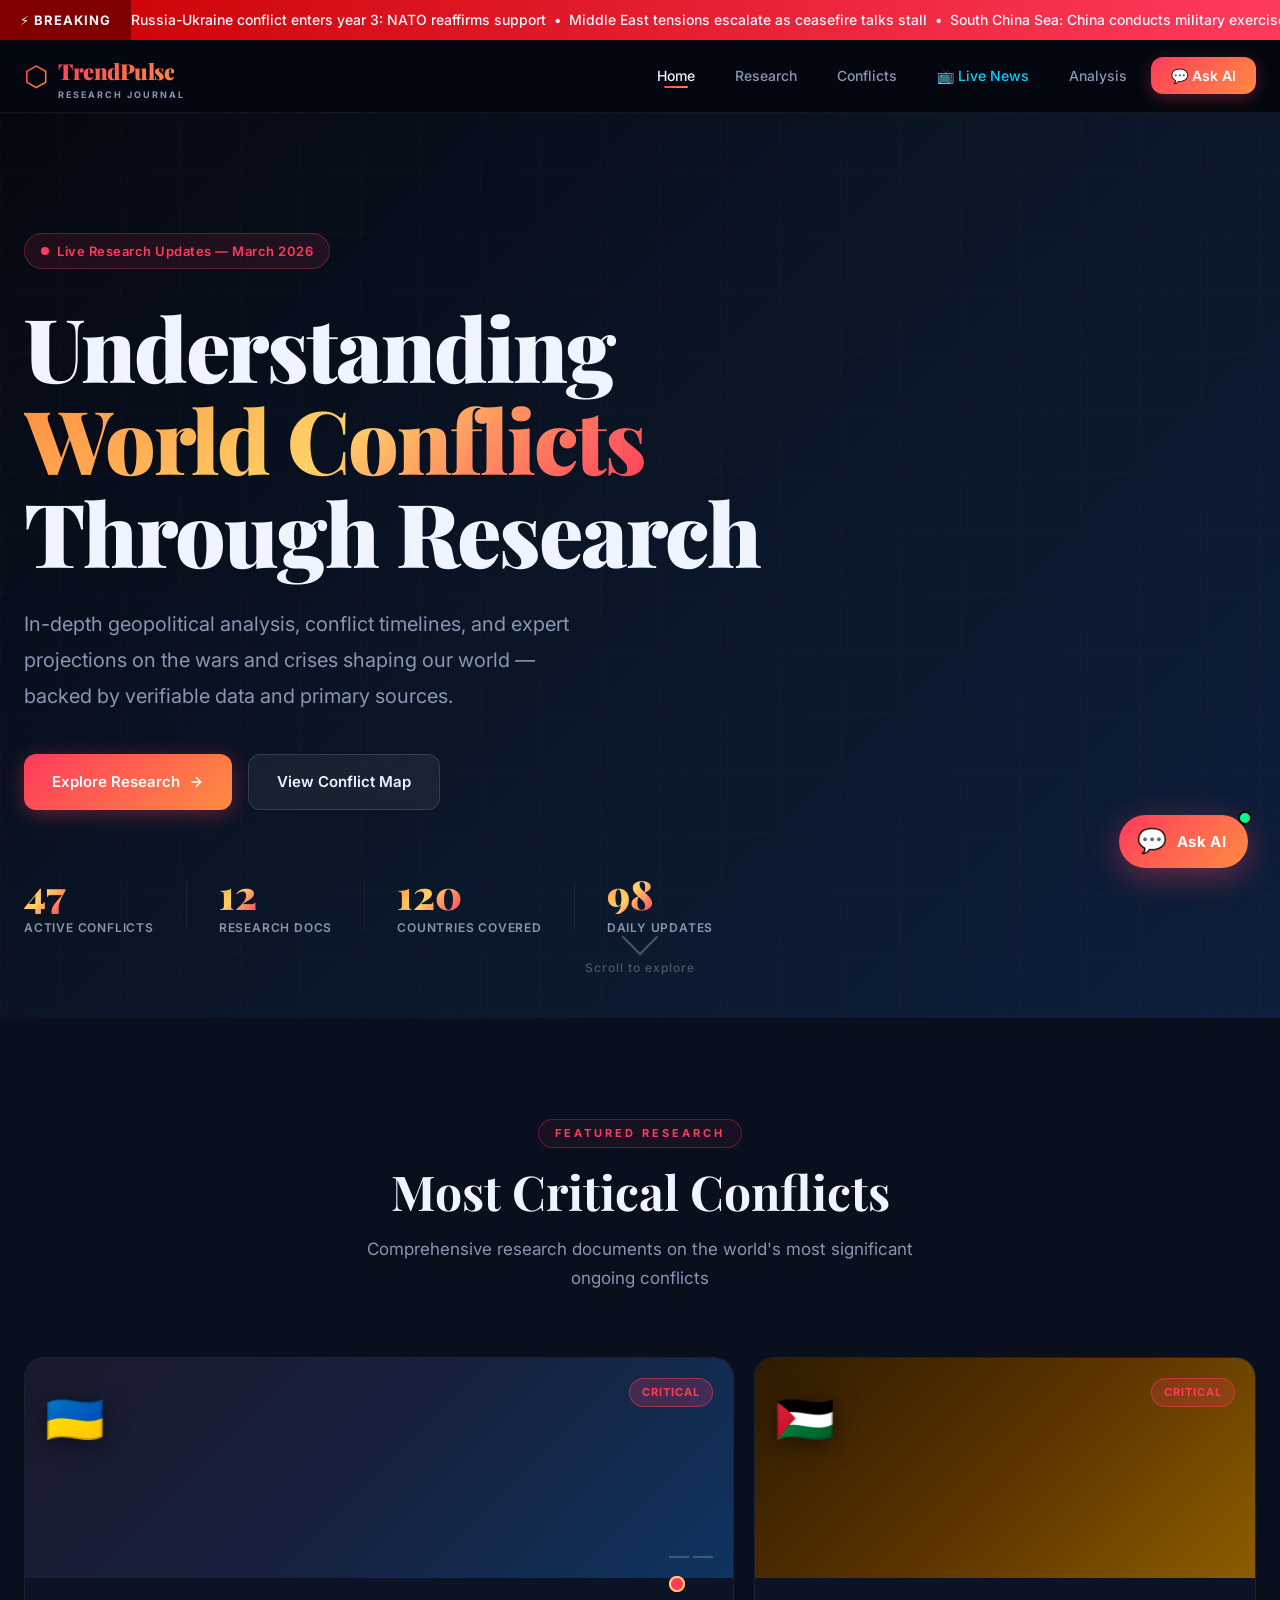
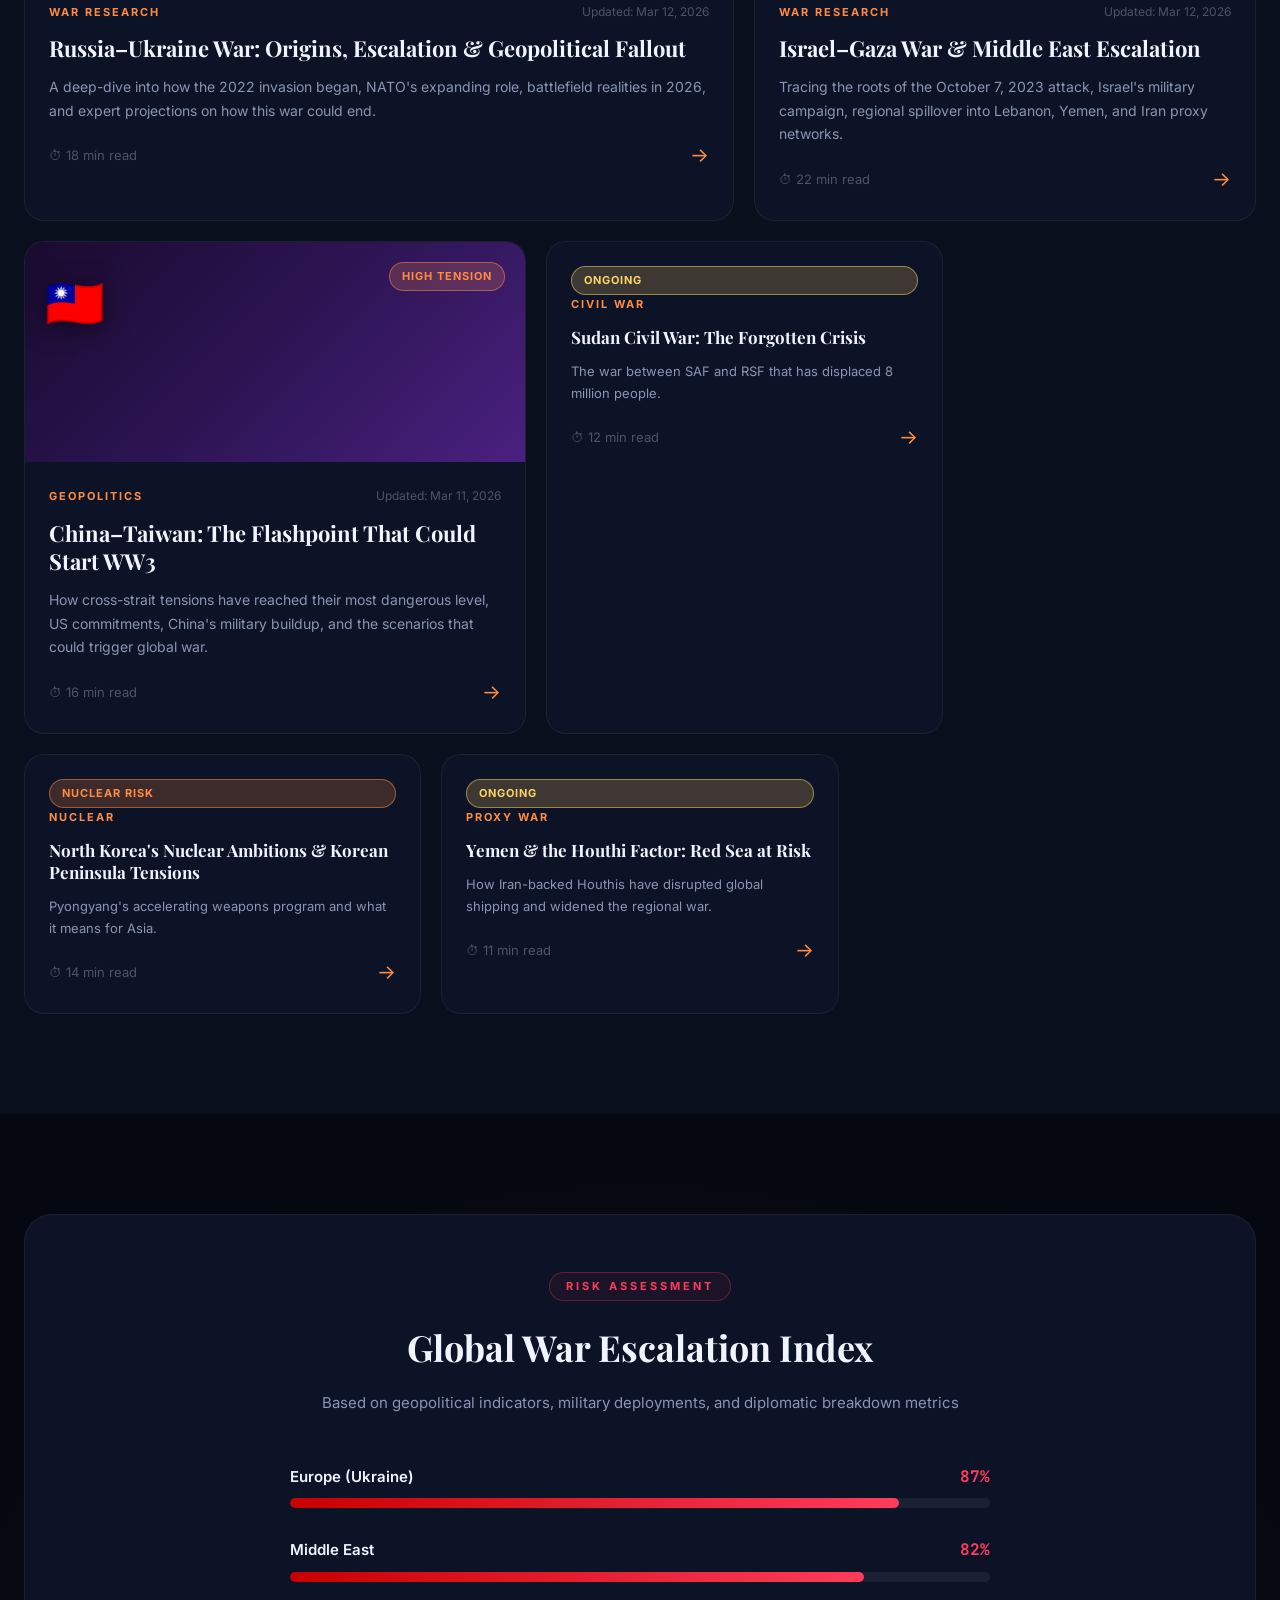
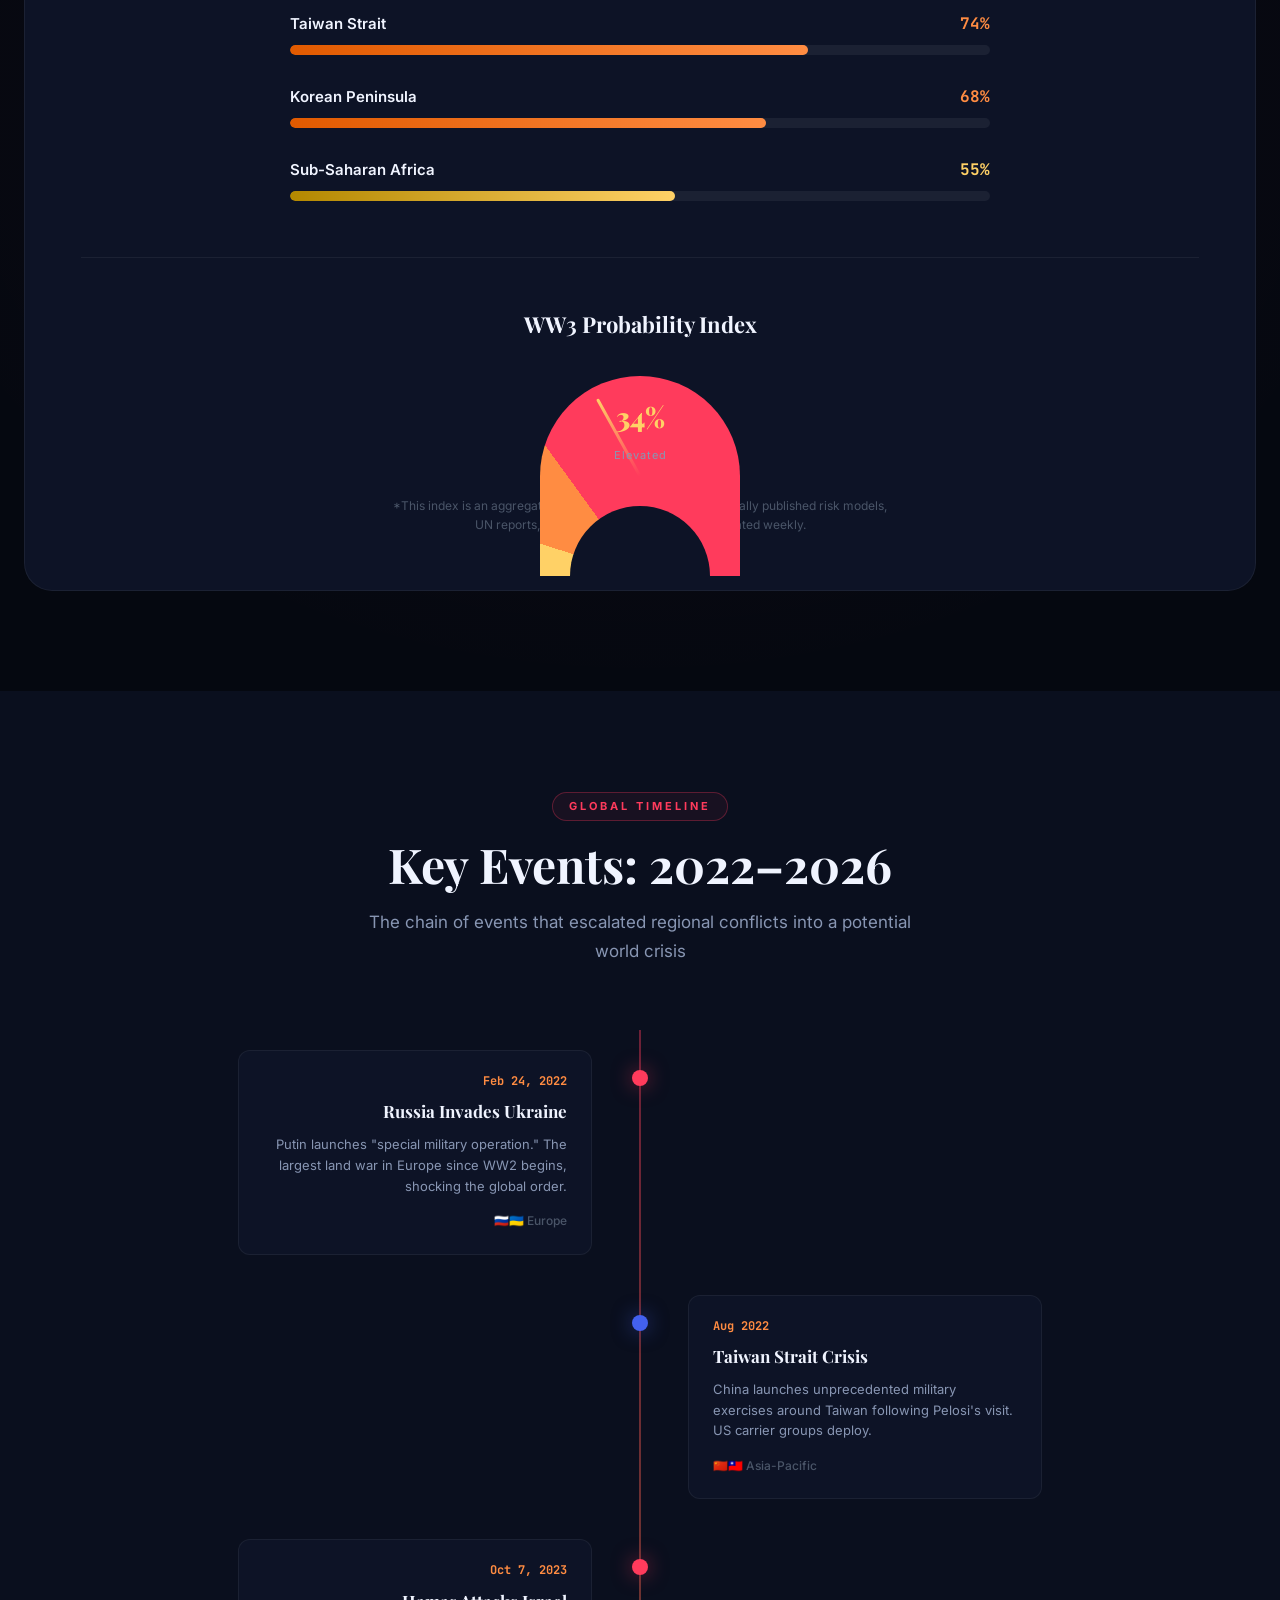
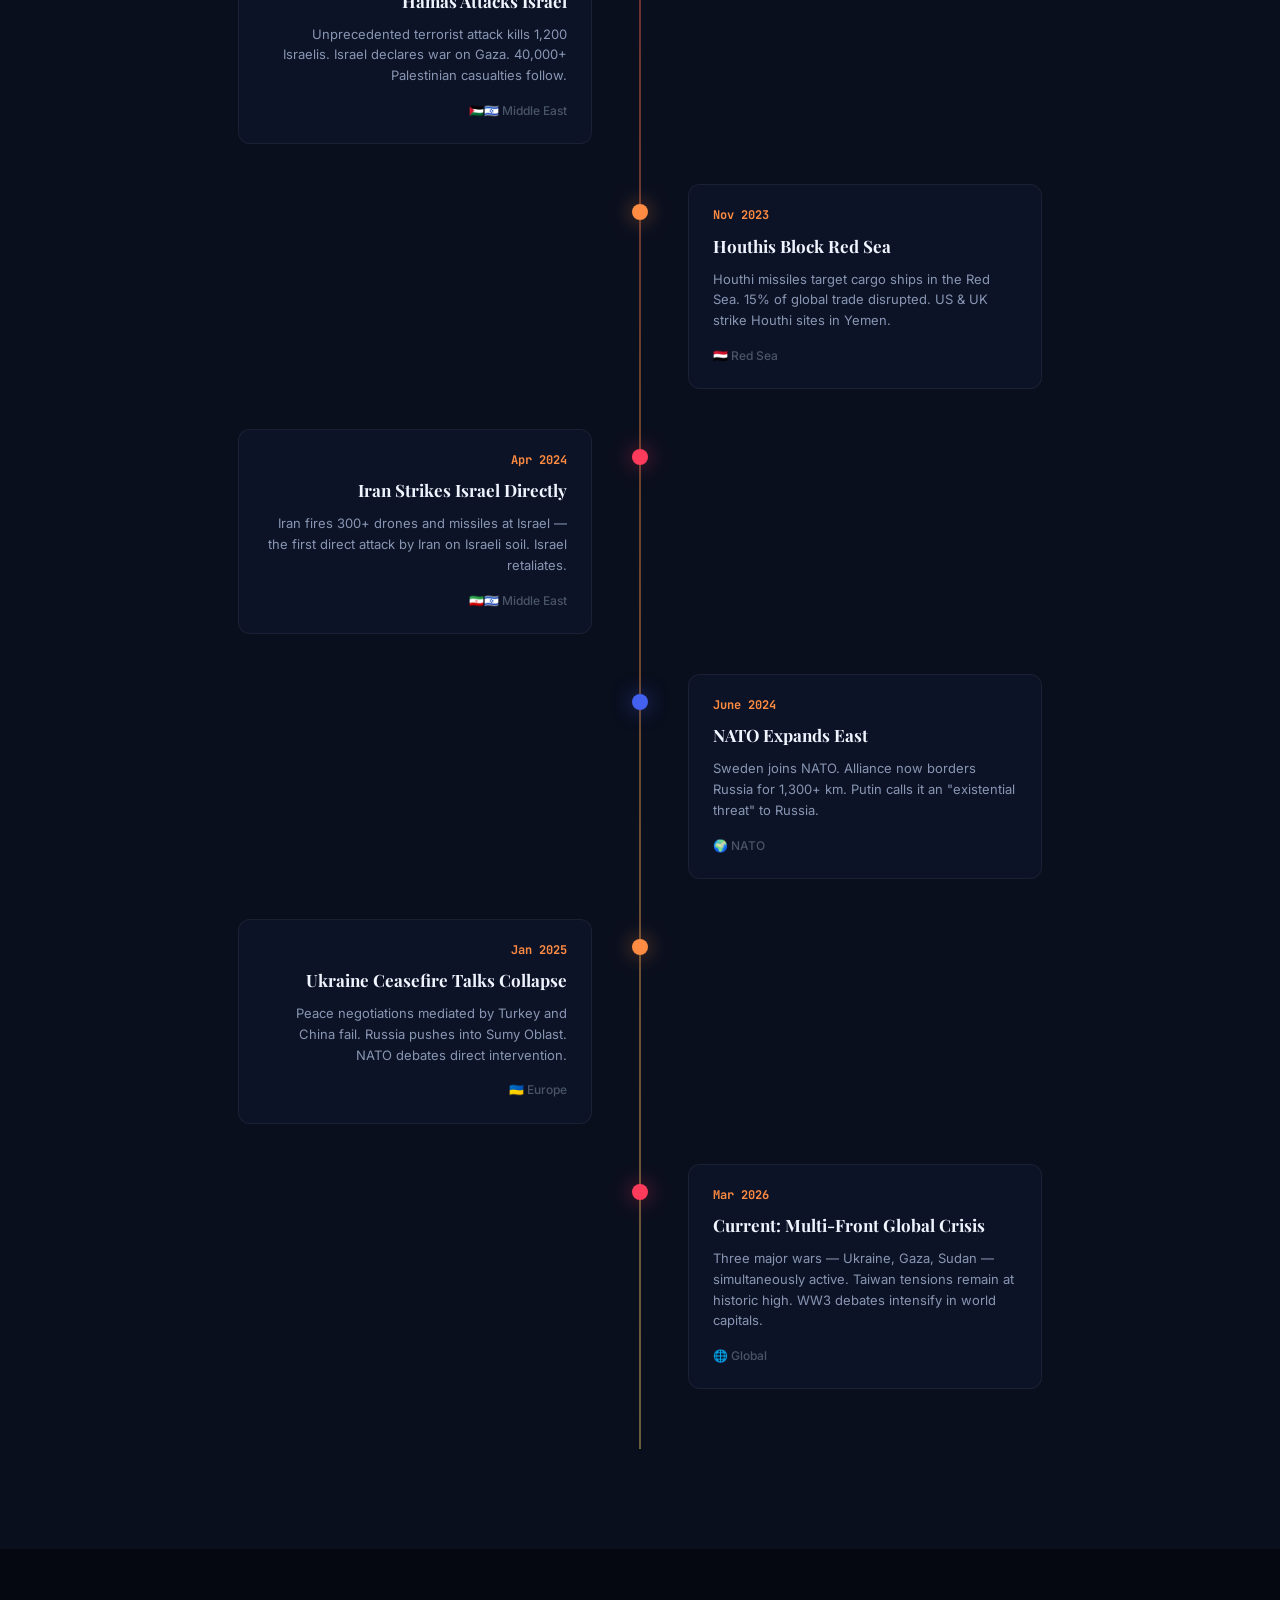
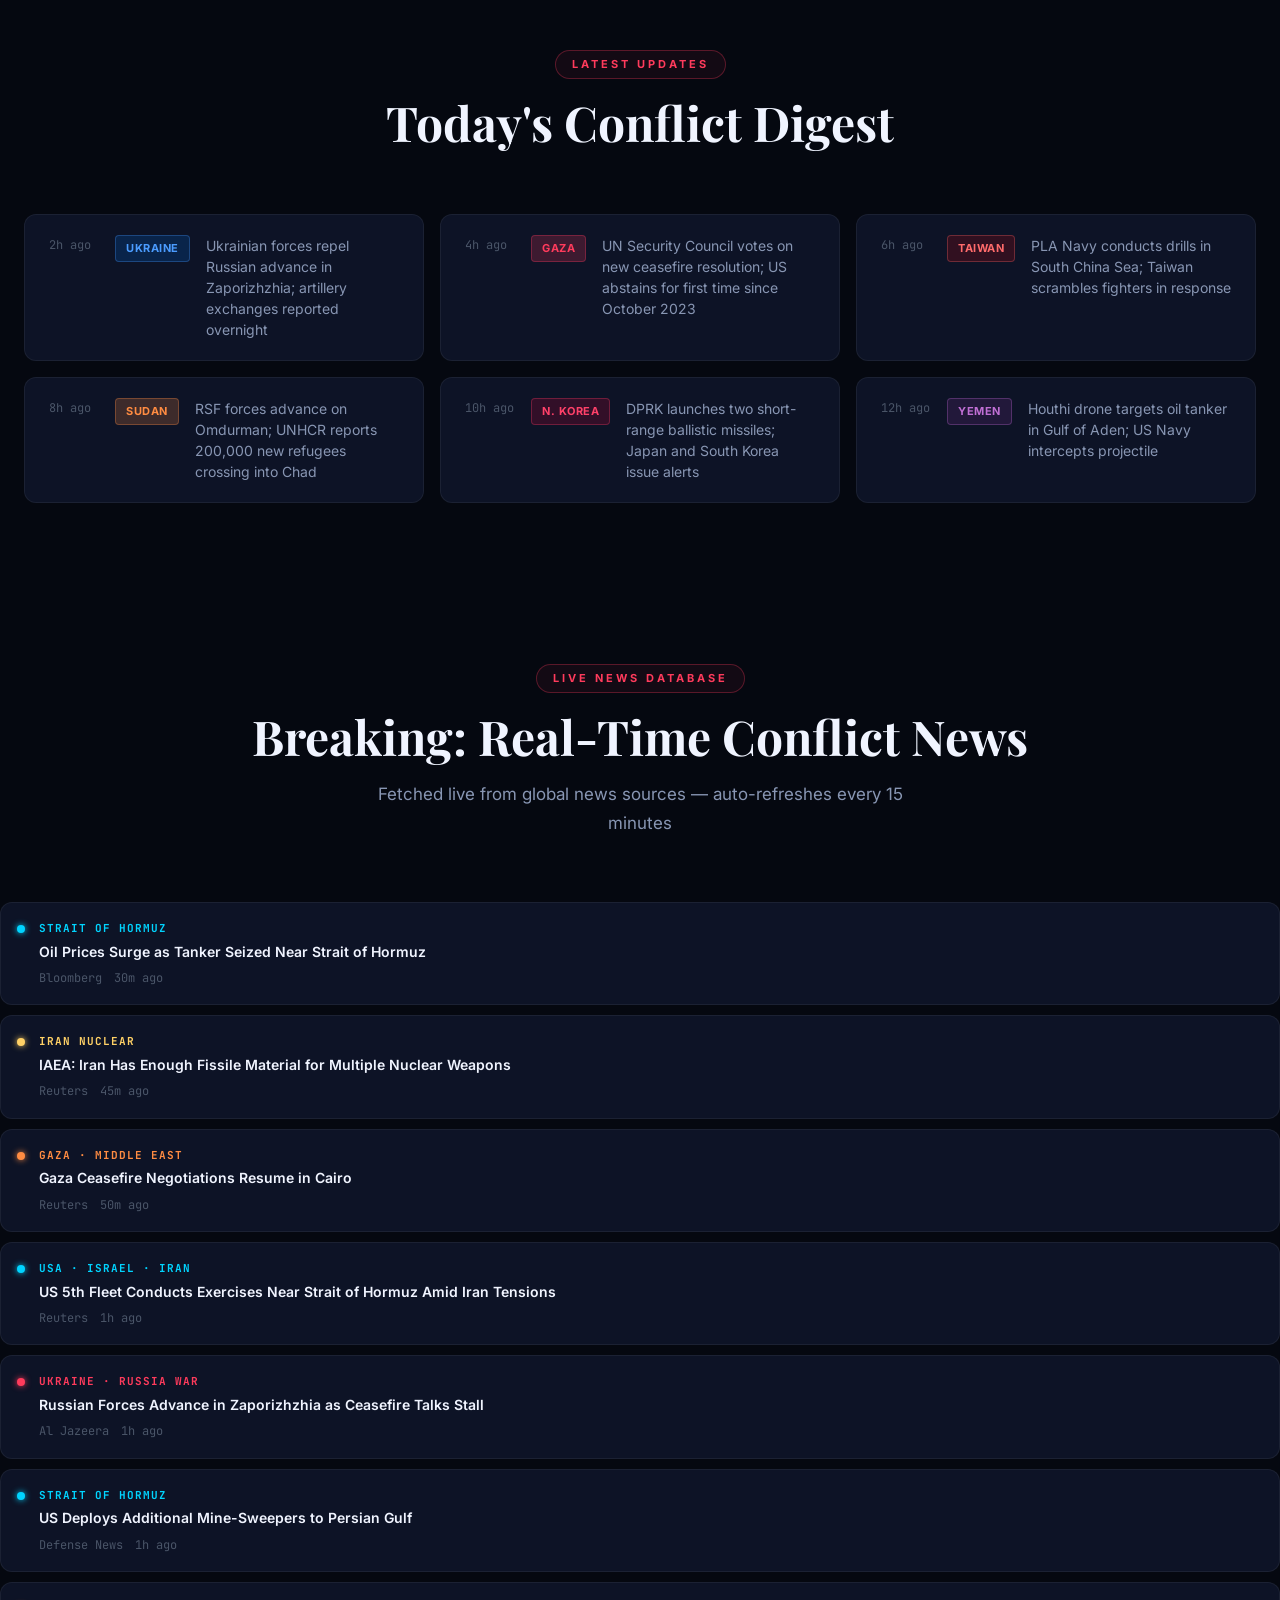
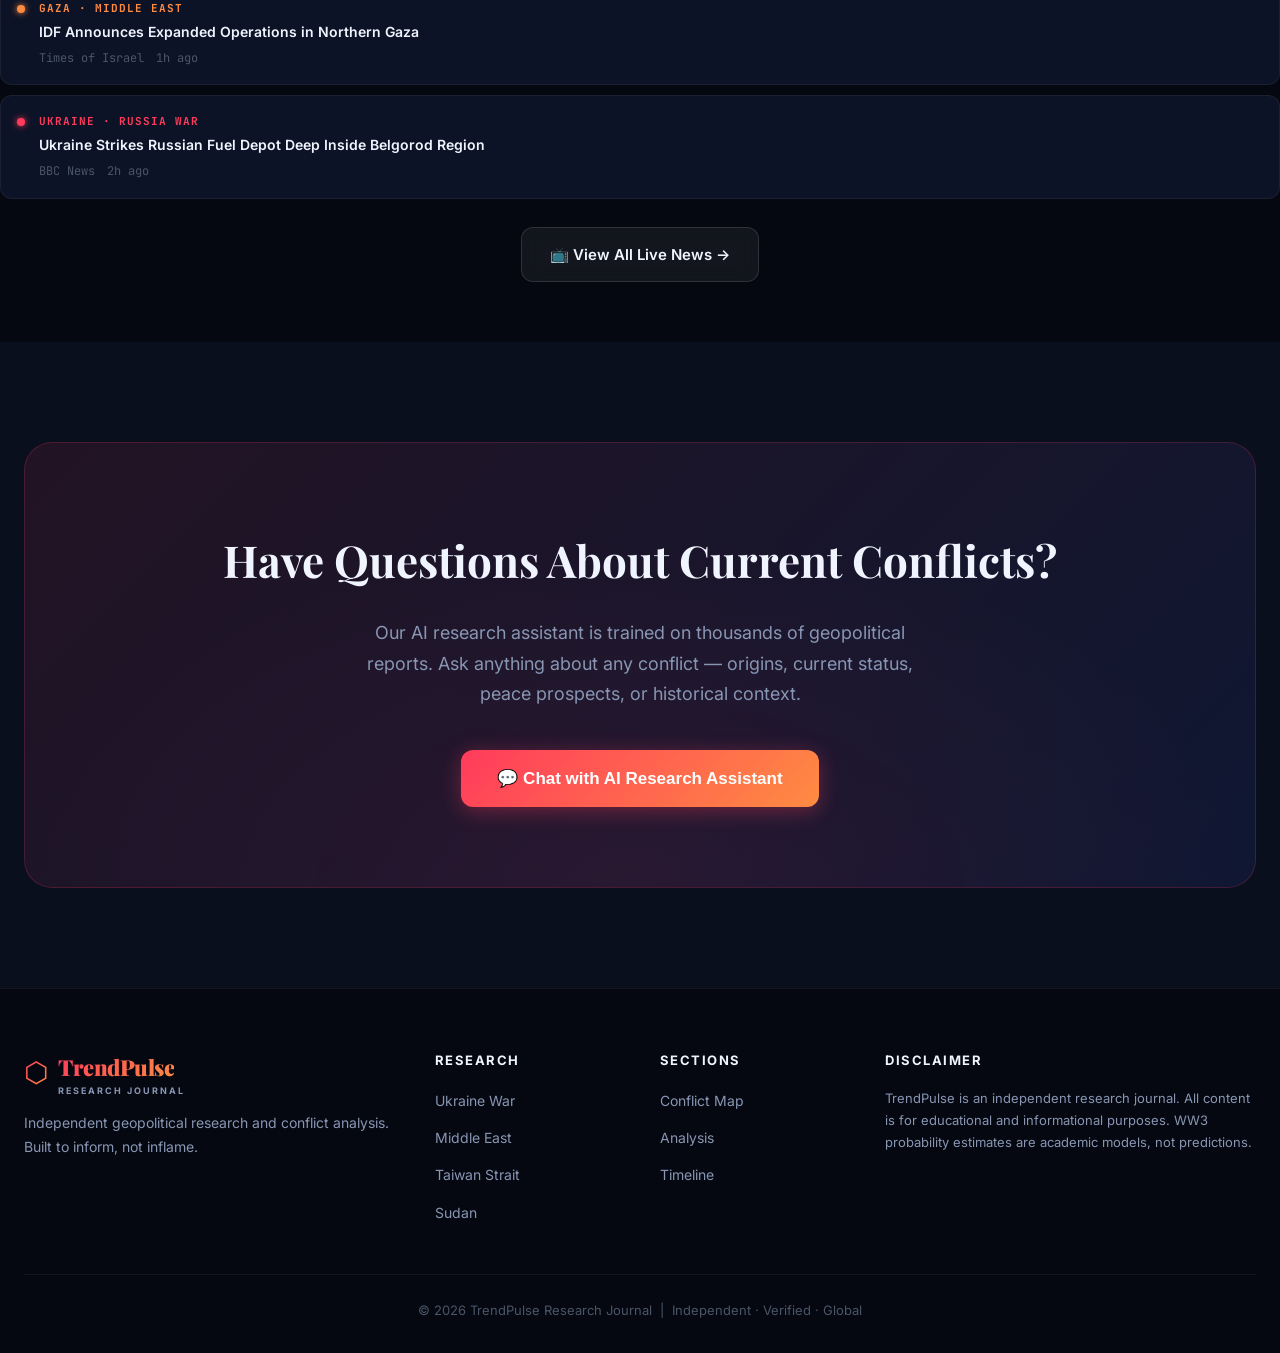
<file: index.html>
<!DOCTYPE html>
<html lang="en">

<head>
  <meta charset="UTF-8" />
  <meta name="viewport" content="width=device-width, initial-scale=1.0" />
  <title>TrendPulse — Global Conflict Research</title>
  <meta name="description"
    content="In-depth research on current world conflicts, wars, geopolitical crises, and their origins, ongoing developments, and projected outcomes." />
  <link rel="preconnect" href="https://fonts.googleapis.com" />
  <link
    href="https://fonts.googleapis.com/css2?family=Playfair+Display:wght@400;600;700;900&family=Inter:wght@300;400;500;600;700&family=JetBrains+Mono:wght@400;500&display=swap"
    rel="stylesheet" />
  <link rel="stylesheet" href="css/styles.css" />
  <link rel="stylesheet" href="css/chatbot.css" />
</head>

<body>

  <!-- BREAKING NEWS TICKER -->
  <div class="breaking-bar" id="breakingBar">
    <span class="breaking-label">⚡ BREAKING</span>
    <div class="ticker-wrapper">
      <div class="ticker-track" id="tickerTrack">
        <span>Russia-Ukraine conflict enters year 3: NATO reaffirms support &nbsp;•&nbsp; Middle East tensions escalate
          as ceasefire talks stall &nbsp;•&nbsp; South China Sea: China conducts military exercises near Taiwan Strait
          &nbsp;•&nbsp; Sudan civil war: UN declares humanitarian catastrophe &nbsp;•&nbsp; North Korea fires ballistic
          missiles in Korean Peninsula provocation &nbsp;•&nbsp; Yemen ceasefire: Houthi attacks resume on Red Sea
          shipping lanes &nbsp;•&nbsp; TrendPulse EXCLUSIVE: Full geopolitical analysis updated daily</span>
        <span>Russia-Ukraine conflict enters year 3: NATO reaffirms support &nbsp;•&nbsp; Middle East tensions escalate
          as ceasefire talks stall &nbsp;•&nbsp; South China Sea: China conducts military exercises near Taiwan Strait
          &nbsp;•&nbsp; Sudan civil war: UN declares humanitarian catastrophe &nbsp;•&nbsp; North Korea fires ballistic
          missiles in Korean Peninsula provocation &nbsp;•&nbsp; Yemen ceasefire: Houthi attacks resume on Red Sea
          shipping lanes &nbsp;•&nbsp; TrendPulse EXCLUSIVE: Full geopolitical analysis updated daily</span>
      </div>
    </div>
  </div>

  <!-- NAVBAR -->
  <nav class="navbar" id="navbar">
    <div class="nav-container">
      <div class="nav-brand">
        <div class="brand-logo">
          <span class="logo-icon">⬡</span>
          <div class="brand-text">
            <span class="brand-name">TrendPulse</span>
            <span class="brand-tagline">RESEARCH JOURNAL</span>
          </div>
        </div>
      </div>
      <ul class="nav-links" id="navLinks">
        <li><a href="index.html" class="nav-link active">Home</a></li>
        <li><a href="research.html" class="nav-link">Research</a></li>
        <li><a href="conflicts.html" class="nav-link">Conflicts</a></li>
        <li><a href="news.html" class="nav-link" style="color:#00d4ff;">&#128250; Live News</a></li>
        <li><a href="analysis.html" class="nav-link">Analysis</a></li>
        <li><a href="#chatbot-trigger" class="nav-link nav-cta" id="openChatNavBtn">💬 Ask AI</a></li>
      </ul>
      <button class="hamburger" id="hamburger" aria-label="Toggle navigation">
        <span></span><span></span><span></span>
      </button>
    </div>
  </nav>

  <!-- HERO SECTION -->
  <header class="hero" id="hero">
    <div class="hero-bg-grid"></div>
    <div class="hero-particles" id="heroParticles"></div>
    <div class="hero-content">
      <div class="hero-badge">
        <span class="badge-dot"></span>
        <span>Live Research Updates — March 2026</span>
      </div>
      <h1 class="hero-title">
        Understanding<br />
        <span class="gradient-text">World Conflicts</span><br />
        Through Research
      </h1>
      <p class="hero-subtitle">
        In-depth geopolitical analysis, conflict timelines, and expert projections on the wars and crises shaping our
        world — backed by verifiable data and primary sources.
      </p>
      <div class="hero-actions">
        <a href="research.html" class="btn btn-primary">
          <span>Explore Research</span>
          <svg width="16" height="16" viewBox="0 0 24 24" fill="none" stroke="currentColor" stroke-width="2">
            <path d="M5 12h14M12 5l7 7-7 7" />
          </svg>
        </a>
        <a href="conflicts.html" class="btn btn-secondary">View Conflict Map</a>
      </div>
      <div class="hero-stats">
        <div class="hero-stat">
          <span class="stat-number" data-target="47">0</span>
          <span class="stat-label">Active Conflicts</span>
        </div>
        <div class="stat-divider"></div>
        <div class="hero-stat">
          <span class="stat-number" data-target="12">0</span>
          <span class="stat-label">Research Docs</span>
        </div>
        <div class="stat-divider"></div>
        <div class="hero-stat">
          <span class="stat-number" data-target="120">0</span>
          <span class="stat-label">Countries Covered</span>
        </div>
        <div class="stat-divider"></div>
        <div class="hero-stat">
          <span class="stat-number" data-target="98">0</span>
          <span class="stat-label">Daily Updates</span>
        </div>
      </div>
    </div>
    <div class="hero-scroll-hint">
      <div class="scroll-arrow"></div>
      <span>Scroll to explore</span>
    </div>
  </header>

  <!-- FEATURED RESEARCH SECTION -->
  <section class="section featured-section" id="featured">
    <div class="container">
      <div class="section-header">
        <div class="section-tag">FEATURED RESEARCH</div>
        <h2 class="section-title">Most Critical Conflicts</h2>
        <p class="section-subtitle">Comprehensive research documents on the world's most significant ongoing conflicts
        </p>
      </div>

      <div class="featured-grid">
        <!-- CARD 1 - Ukraine -->
        <a href="research.html#ukraine" class="research-card card-large">
          <div class="card-image" style="background: linear-gradient(135deg, #1a1a2e 0%, #16213e 50%, #0f3460 100%);">
            <div class="card-flag">🇺🇦</div>
            <div class="card-conflict-badge critical">CRITICAL</div>
            <div class="card-image-overlay">
              <div class="conflict-timeline-mini">
                <div class="timeline-dot active"></div>
                <div class="timeline-line"></div>
                <div class="timeline-dot active"></div>
                <div class="timeline-line"></div>
                <div class="timeline-dot ongoing"></div>
              </div>
            </div>
          </div>
          <div class="card-body">
            <div class="card-meta">
              <span class="card-category">WAR RESEARCH</span>
              <span class="card-date">Updated: Mar 12, 2026</span>
            </div>
            <h3 class="card-title">Russia–Ukraine War: Origins, Escalation & Geopolitical Fallout</h3>
            <p class="card-excerpt">A deep-dive into how the 2022 invasion began, NATO's expanding role, battlefield
              realities in 2026, and expert projections on how this war could end.</p>
            <div class="card-footer">
              <span class="read-time">⏱ 18 min read</span>
              <span class="card-arrow">→</span>
            </div>
          </div>
        </a>

        <!-- CARD 2 - Middle East -->
        <a href="research.html#middleeast" class="research-card card-medium">
          <div class="card-image" style="background: linear-gradient(135deg, #2d1b00 0%, #5c3300 50%, #8b5e00 100%);">
            <div class="card-flag">🇵🇸</div>
            <div class="card-conflict-badge critical">CRITICAL</div>
          </div>
          <div class="card-body">
            <div class="card-meta">
              <span class="card-category">WAR RESEARCH</span>
              <span class="card-date">Updated: Mar 12, 2026</span>
            </div>
            <h3 class="card-title">Israel–Gaza War & Middle East Escalation</h3>
            <p class="card-excerpt">Tracing the roots of the October 7, 2023 attack, Israel's military campaign,
              regional spillover into Lebanon, Yemen, and Iran proxy networks.</p>
            <div class="card-footer">
              <span class="read-time">⏱ 22 min read</span>
              <span class="card-arrow">→</span>
            </div>
          </div>
        </a>

        <!-- CARD 3 - Taiwan -->
        <a href="research.html#taiwan" class="research-card card-medium">
          <div class="card-image" style="background: linear-gradient(135deg, #1a0a2e 0%, #2d1554 50%, #4a2080 100%);">
            <div class="card-flag">🇹🇼</div>
            <div class="card-conflict-badge high">HIGH TENSION</div>
          </div>
          <div class="card-body">
            <div class="card-meta">
              <span class="card-category">GEOPOLITICS</span>
              <span class="card-date">Updated: Mar 11, 2026</span>
            </div>
            <h3 class="card-title">China–Taiwan: The Flashpoint That Could Start WW3</h3>
            <p class="card-excerpt">How cross-strait tensions have reached their most dangerous level, US commitments,
              China's military buildup, and the scenarios that could trigger global war.</p>
            <div class="card-footer">
              <span class="read-time">⏱ 16 min read</span>
              <span class="card-arrow">→</span>
            </div>
          </div>
        </a>

        <!-- CARD 4 - Sudan -->
        <a href="research.html#sudan" class="research-card card-small">
          <div class="card-body">
            <div class="card-conflict-badge medium">ONGOING</div>
            <div class="card-meta">
              <span class="card-category">CIVIL WAR</span>
            </div>
            <h3 class="card-title">Sudan Civil War: The Forgotten Crisis</h3>
            <p class="card-excerpt">The war between SAF and RSF that has displaced 8 million people.</p>
            <div class="card-footer">
              <span class="read-time">⏱ 12 min read</span>
              <span class="card-arrow">→</span>
            </div>
          </div>
        </a>

        <!-- CARD 5 - North Korea -->
        <a href="research.html#northkorea" class="research-card card-small">
          <div class="card-body">
            <div class="card-conflict-badge high">NUCLEAR RISK</div>
            <div class="card-meta">
              <span class="card-category">NUCLEAR</span>
            </div>
            <h3 class="card-title">North Korea's Nuclear Ambitions & Korean Peninsula Tensions</h3>
            <p class="card-excerpt">Pyongyang's accelerating weapons program and what it means for Asia.</p>
            <div class="card-footer">
              <span class="read-time">⏱ 14 min read</span>
              <span class="card-arrow">→</span>
            </div>
          </div>
        </a>

        <!-- CARD 6 - Yemen -->
        <a href="research.html#yemen" class="research-card card-small">
          <div class="card-body">
            <div class="card-conflict-badge medium">ONGOING</div>
            <div class="card-meta">
              <span class="card-category">PROXY WAR</span>
            </div>
            <h3 class="card-title">Yemen & the Houthi Factor: Red Sea at Risk</h3>
            <p class="card-excerpt">How Iran-backed Houthis have disrupted global shipping and widened the regional war.
            </p>
            <div class="card-footer">
              <span class="read-time">⏱ 11 min read</span>
              <span class="card-arrow">→</span>
            </div>
          </div>
        </a>
      </div>
    </div>
  </section>

  <!-- WORLD WAR RISK METER -->
  <section class="section risk-section">
    <div class="container">
      <div class="risk-panel">
        <div class="risk-header">
          <div class="section-tag">RISK ASSESSMENT</div>
          <h2>Global War Escalation Index</h2>
          <p>Based on geopolitical indicators, military deployments, and diplomatic breakdown metrics</p>
        </div>
        <div class="risk-meters">
          <div class="risk-item">
            <div class="risk-label">
              <span class="risk-region">Europe (Ukraine)</span>
              <span class="risk-value critical-text">87%</span>
            </div>
            <div class="risk-bar-bg">
              <div class="risk-bar-fill critical-bar" style="--target-w: 87%"></div>
            </div>
          </div>
          <div class="risk-item">
            <div class="risk-label">
              <span class="risk-region">Middle East</span>
              <span class="risk-value critical-text">82%</span>
            </div>
            <div class="risk-bar-bg">
              <div class="risk-bar-fill critical-bar" style="--target-w: 82%"></div>
            </div>
          </div>
          <div class="risk-item">
            <div class="risk-label">
              <span class="risk-region">Taiwan Strait</span>
              <span class="risk-value high-text">74%</span>
            </div>
            <div class="risk-bar-bg">
              <div class="risk-bar-fill high-bar" style="--target-w: 74%"></div>
            </div>
          </div>
          <div class="risk-item">
            <div class="risk-label">
              <span class="risk-region">Korean Peninsula</span>
              <span class="risk-value high-text">68%</span>
            </div>
            <div class="risk-bar-bg">
              <div class="risk-bar-fill high-bar" style="--target-w: 68%"></div>
            </div>
          </div>
          <div class="risk-item">
            <div class="risk-label">
              <span class="risk-region">Sub-Saharan Africa</span>
              <span class="risk-value medium-text">55%</span>
            </div>
            <div class="risk-bar-bg">
              <div class="risk-bar-fill medium-bar" style="--target-w: 55%"></div>
            </div>
          </div>
        </div>
        <div class="risk-ww3">
          <div class="ww3-meter-label">WW3 Probability Index</div>
          <div class="ww3-gauge-wrap">
            <div class="ww3-gauge" id="ww3Gauge">
              <div class="gauge-arc"></div>
              <div class="gauge-needle" id="gaugeNeedle"></div>
              <div class="gauge-center-label">
                <span class="gauge-percent">34%</span>
                <span class="gauge-sub">Elevated</span>
              </div>
            </div>
          </div>
          <p class="ww3-note">*This index is an aggregated assessment based on academically published risk models, UN
            reports, and expert panel evaluations. Updated weekly.</p>
        </div>
      </div>
    </div>
  </section>

  <!-- TIMELINE SECTION -->
  <section class="section timeline-section" id="timeline">
    <div class="container">
      <div class="section-header">
        <div class="section-tag">GLOBAL TIMELINE</div>
        <h2 class="section-title">Key Events: 2022–2026</h2>
        <p class="section-subtitle">The chain of events that escalated regional conflicts into a potential world crisis
        </p>
      </div>
      <div class="timeline">
        <div class="timeline-item left" data-aos="fade-right">
          <div class="timeline-dot war"></div>
          <div class="timeline-card">
            <span class="tl-date">Feb 24, 2022</span>
            <h4>Russia Invades Ukraine</h4>
            <p>Putin launches "special military operation." The largest land war in Europe since WW2 begins, shocking
              the global order.</p>
            <span class="tl-tag">🇷🇺🇺🇦 Europe</span>
          </div>
        </div>
        <div class="timeline-item right" data-aos="fade-left">
          <div class="timeline-dot diplomatic"></div>
          <div class="timeline-card">
            <span class="tl-date">Aug 2022</span>
            <h4>Taiwan Strait Crisis</h4>
            <p>China launches unprecedented military exercises around Taiwan following Pelosi's visit. US carrier groups
              deploy.</p>
            <span class="tl-tag">🇨🇳🇹🇼 Asia-Pacific</span>
          </div>
        </div>
        <div class="timeline-item left" data-aos="fade-right">
          <div class="timeline-dot war"></div>
          <div class="timeline-card">
            <span class="tl-date">Oct 7, 2023</span>
            <h4>Hamas Attacks Israel</h4>
            <p>Unprecedented terrorist attack kills 1,200 Israelis. Israel declares war on Gaza. 40,000+ Palestinian
              casualties follow.</p>
            <span class="tl-tag">🇵🇸🇮🇱 Middle East</span>
          </div>
        </div>
        <div class="timeline-item right" data-aos="fade-left">
          <div class="timeline-dot crisis"></div>
          <div class="timeline-card">
            <span class="tl-date">Nov 2023</span>
            <h4>Houthis Block Red Sea</h4>
            <p>Houthi missiles target cargo ships in the Red Sea. 15% of global trade disrupted. US & UK strike Houthi
              sites in Yemen.</p>
            <span class="tl-tag">🇾🇪 Red Sea</span>
          </div>
        </div>
        <div class="timeline-item left" data-aos="fade-right">
          <div class="timeline-dot war"></div>
          <div class="timeline-card">
            <span class="tl-date">Apr 2024</span>
            <h4>Iran Strikes Israel Directly</h4>
            <p>Iran fires 300+ drones and missiles at Israel — the first direct attack by Iran on Israeli soil. Israel
              retaliates.</p>
            <span class="tl-tag">🇮🇷🇮🇱 Middle East</span>
          </div>
        </div>
        <div class="timeline-item right" data-aos="fade-left">
          <div class="timeline-dot diplomatic"></div>
          <div class="timeline-card">
            <span class="tl-date">June 2024</span>
            <h4>NATO Expands East</h4>
            <p>Sweden joins NATO. Alliance now borders Russia for 1,300+ km. Putin calls it an "existential threat" to
              Russia.</p>
            <span class="tl-tag">🌍 NATO</span>
          </div>
        </div>
        <div class="timeline-item left" data-aos="fade-right">
          <div class="timeline-dot crisis"></div>
          <div class="timeline-card">
            <span class="tl-date">Jan 2025</span>
            <h4>Ukraine Ceasefire Talks Collapse</h4>
            <p>Peace negotiations mediated by Turkey and China fail. Russia pushes into Sumy Oblast. NATO debates direct
              intervention.</p>
            <span class="tl-tag">🇺🇦 Europe</span>
          </div>
        </div>
        <div class="timeline-item right" data-aos="fade-left">
          <div class="timeline-dot war"></div>
          <div class="timeline-card">
            <span class="tl-date">Mar 2026</span>
            <h4>Current: Multi-Front Global Crisis</h4>
            <p>Three major wars — Ukraine, Gaza, Sudan — simultaneously active. Taiwan tensions remain at historic high.
              WW3 debates intensify in world capitals.</p>
            <span class="tl-tag">🌐 Global</span>
          </div>
        </div>
      </div>
    </div>
  </section>

  <!-- LATEST UPDATES SECTION -->
  <section class="section updates-section">
    <div class="container">
      <div class="section-header">
        <div class="section-tag">LATEST UPDATES</div>
        <h2 class="section-title">Today's Conflict Digest</h2>
      </div>
      <div class="updates-grid">
        <div class="update-item">
          <div class="update-time">2h ago</div>
          <div class="update-badge ukraine">Ukraine</div>
          <p class="update-text">Ukrainian forces repel Russian advance in Zaporizhzhia; artillery exchanges reported
            overnight</p>
        </div>
        <div class="update-item">
          <div class="update-time">4h ago</div>
          <div class="update-badge gaza">Gaza</div>
          <p class="update-text">UN Security Council votes on new ceasefire resolution; US abstains for first time since
            October 2023</p>
        </div>
        <div class="update-item">
          <div class="update-time">6h ago</div>
          <div class="update-badge taiwan">Taiwan</div>
          <p class="update-text">PLA Navy conducts drills in South China Sea; Taiwan scrambles fighters in response</p>
        </div>
        <div class="update-item">
          <div class="update-time">8h ago</div>
          <div class="update-badge sudan">Sudan</div>
          <p class="update-text">RSF forces advance on Omdurman; UNHCR reports 200,000 new refugees crossing into Chad
          </p>
        </div>
        <div class="update-item">
          <div class="update-time">10h ago</div>
          <div class="update-badge dprk">N. Korea</div>
          <p class="update-text">DPRK launches two short-range ballistic missiles; Japan and South Korea issue alerts
          </p>
        </div>
        <div class="update-item">
          <div class="update-time">12h ago</div>
          <div class="update-badge yemen">Yemen</div>
          <p class="update-text">Houthi drone targets oil tanker in Gulf of Aden; US Navy intercepts projectile</p>
        </div>
      </div>
    </div>
  </section>

  <!-- LIVE NEWS FEED SECTION -->
  <section class="section" style="padding:60px 0;">
    <div class="container">
      <div class="section-header">
        <div class="section-tag">LIVE NEWS DATABASE</div>
        <h2 class="section-title">Breaking: Real-Time Conflict News</h2>
        <p class="section-subtitle">Fetched live from global news sources — auto-refreshes every 15 minutes</p>
      </div>
      <div id="homeLiveFeed" style="margin-top:32px;"></div>
      <div style="text-align:center;margin-top:28px;">
        <a href="news.html" class="btn btn-secondary" style="display:inline-flex;align-items:center;gap:8px;">&#128250;
          View All Live News &rarr;</a>
      </div>
    </div>
  </section>

  <!-- CTA SECTION -->
  <section class="section cta-section">
    <div class="container">
      <div class="cta-box">
        <div class="cta-particles"></div>
        <h2>Have Questions About Current Conflicts?</h2>
        <p>Our AI research assistant is trained on thousands of geopolitical reports. Ask anything about any conflict —
          origins, current status, peace prospects, or historical context.</p>
        <button class="btn btn-primary btn-large" id="openChatBtn">
          <span>💬 Chat with AI Research Assistant</span>
        </button>
      </div>
    </div>
  </section>

  <!-- FOOTER -->
  <footer class="footer">
    <div class="container">
      <div class="footer-grid">
        <div class="footer-brand">
          <div class="brand-logo">
            <span class="logo-icon">⬡</span>
            <div class="brand-text">
              <span class="brand-name">TrendPulse</span>
              <span class="brand-tagline">RESEARCH JOURNAL</span>
            </div>
          </div>
          <p class="footer-desc">Independent geopolitical research and conflict analysis. Built to inform, not inflame.
          </p>
        </div>
        <div class="footer-nav">
          <h4>Research</h4>
          <ul>
            <li><a href="research.html#ukraine">Ukraine War</a></li>
            <li><a href="research.html#middleeast">Middle East</a></li>
            <li><a href="research.html#taiwan">Taiwan Strait</a></li>
            <li><a href="research.html#sudan">Sudan</a></li>
          </ul>
        </div>
        <div class="footer-nav">
          <h4>Sections</h4>
          <ul>
            <li><a href="conflicts.html">Conflict Map</a></li>
            <li><a href="analysis.html">Analysis</a></li>
            <li><a href="index.html#timeline">Timeline</a></li>
          </ul>
        </div>
        <div class="footer-disclaimer">
          <h4>Disclaimer</h4>
          <p>TrendPulse is an independent research journal. All content is for educational and informational purposes.
            WW3 probability estimates are academic models, not predictions.</p>
        </div>
      </div>
      <div class="footer-bottom">
        <p>© 2026 TrendPulse Research Journal &nbsp;|&nbsp; Independent · Verified · Global</p>
      </div>
    </div>
  </footer>

  <!-- CHATBOT -->
  <div class="chatbot-fab" id="chatbotFab" title="Ask AI Research Assistant">
    <div class="fab-icon">💬</div>
    <div class="fab-pulse"></div>
    <span class="fab-label">Ask AI</span>
  </div>

  <div class="chatbot-window" id="chatbotWindow">
    <div class="chat-header">
      <div class="chat-header-info">
        <div class="chat-avatar">🤖</div>
        <div>
          <div class="chat-name">TrendPulse AI</div>
          <div class="chat-status"><span class="status-dot"></span> Research Assistant • Online</div>
        </div>
      </div>
      <div class="chat-header-actions">
        <button class="chat-minimize" id="chatMinimize" title="Minimize">−</button>
        <button class="chat-close" id="chatClose" title="Close">×</button>
      </div>
    </div>
    <div class="chat-messages" id="chatMessages">
      <div class="message bot-message">
        <div class="message-avatar">🤖</div>
        <div class="message-bubble">
          <p>Hello! I'm TrendPulse's AI Research Assistant. I can help you understand:</p>
          <ul>
            <li>🇺🇦 Russia-Ukraine War</li>
            <li>🇵🇸 Israel-Gaza Conflict</li>
            <li>🇨🇳 China-Taiwan Tensions</li>
            <li>🌍 Sudan Civil War</li>
            <li>🚀 North Korea Nuclear Issue</li>
            <li>⚓ Yemen & Red Sea Crisis</li>
          </ul>
          <p>What would you like to know?</p>
        </div>
      </div>
    </div>
    <div class="chat-suggestions" id="chatSuggestions">
      <button class="suggestion-chip" onclick="sendSuggestion(this)">How did the Ukraine war start?</button>
      <button class="suggestion-chip" onclick="sendSuggestion(this)">Will WW3 happen?</button>
      <button class="suggestion-chip" onclick="sendSuggestion(this)">What is happening in Gaza?</button>
      <button class="suggestion-chip" onclick="sendSuggestion(this)">China Taiwan conflict explained</button>
    </div>
    <div class="chat-input-area">
      <input type="text" id="chatInput" class="chat-input" placeholder="Ask about any world conflict..." />
      <button class="chat-send" id="chatSend" onclick="sendMessage()">
        <svg width="20" height="20" viewBox="0 0 24 24" fill="none" stroke="currentColor" stroke-width="2">
          <line x1="22" y1="2" x2="11" y2="13" />
          <polygon points="22 2 15 22 11 13 2 9 22 2" />
        </svg>
      </button>
    </div>
  </div>

  <script src="js/main.js"></script>
  <script src="js/chatbot.js"></script>
  <script src="js/news-feed.js"></script>
  <script>
    document.addEventListener('DOMContentLoaded', () => {
      // Inject live-feed styles for homepage widget
      if (!document.getElementById('lfi-styles')) {
        const s = document.createElement('style');
        s.id = 'lfi-styles';
        s.textContent = `
          .live-feed-item{display:flex;gap:14px;padding:16px;border:1px solid var(--border-primary);border-radius:12px;background:var(--bg-card);cursor:pointer;transition:border-color 0.2s,transform 0.2s;margin-bottom:10px;}
          .live-feed-item:hover{border-color:rgba(255,59,92,0.3);transform:translateX(4px);}
          .lfi-dot{width:8px;height:8px;border-radius:50%;flex-shrink:0;margin-top:6px;}
          .lfi-body{flex:1;min-width:0;}
          .lfi-topic{font-size:11px;font-weight:700;letter-spacing:1px;text-transform:uppercase;font-family:var(--font-mono);display:block;margin-bottom:4px;}
          .lfi-title{font-size:14px;font-weight:600;color:var(--text-primary);line-height:1.45;margin:0 0 6px;display:-webkit-box;-webkit-line-clamp:2;-webkit-box-orient:vertical;overflow:hidden;}
          .lfi-meta{display:flex;gap:12px;font-size:12px;color:var(--text-muted);font-family:var(--font-mono);}
          .news-loading{display:flex;flex-direction:column;align-items:center;padding:40px;gap:12px;color:var(--text-muted);}
          .nl-spinner{width:32px;height:32px;border:2px solid rgba(255,59,92,0.2);border-top-color:#ff3b5c;border-radius:50%;animation:spin 0.8s linear infinite;}
          @keyframes spin{to{transform:rotate(360deg);}}
        `;
        document.head.appendChild(s);
      }
      TrendPulseNews.initConflictsFeed('homeLiveFeed');
    });
  </script>
</body>

</html>
</file>
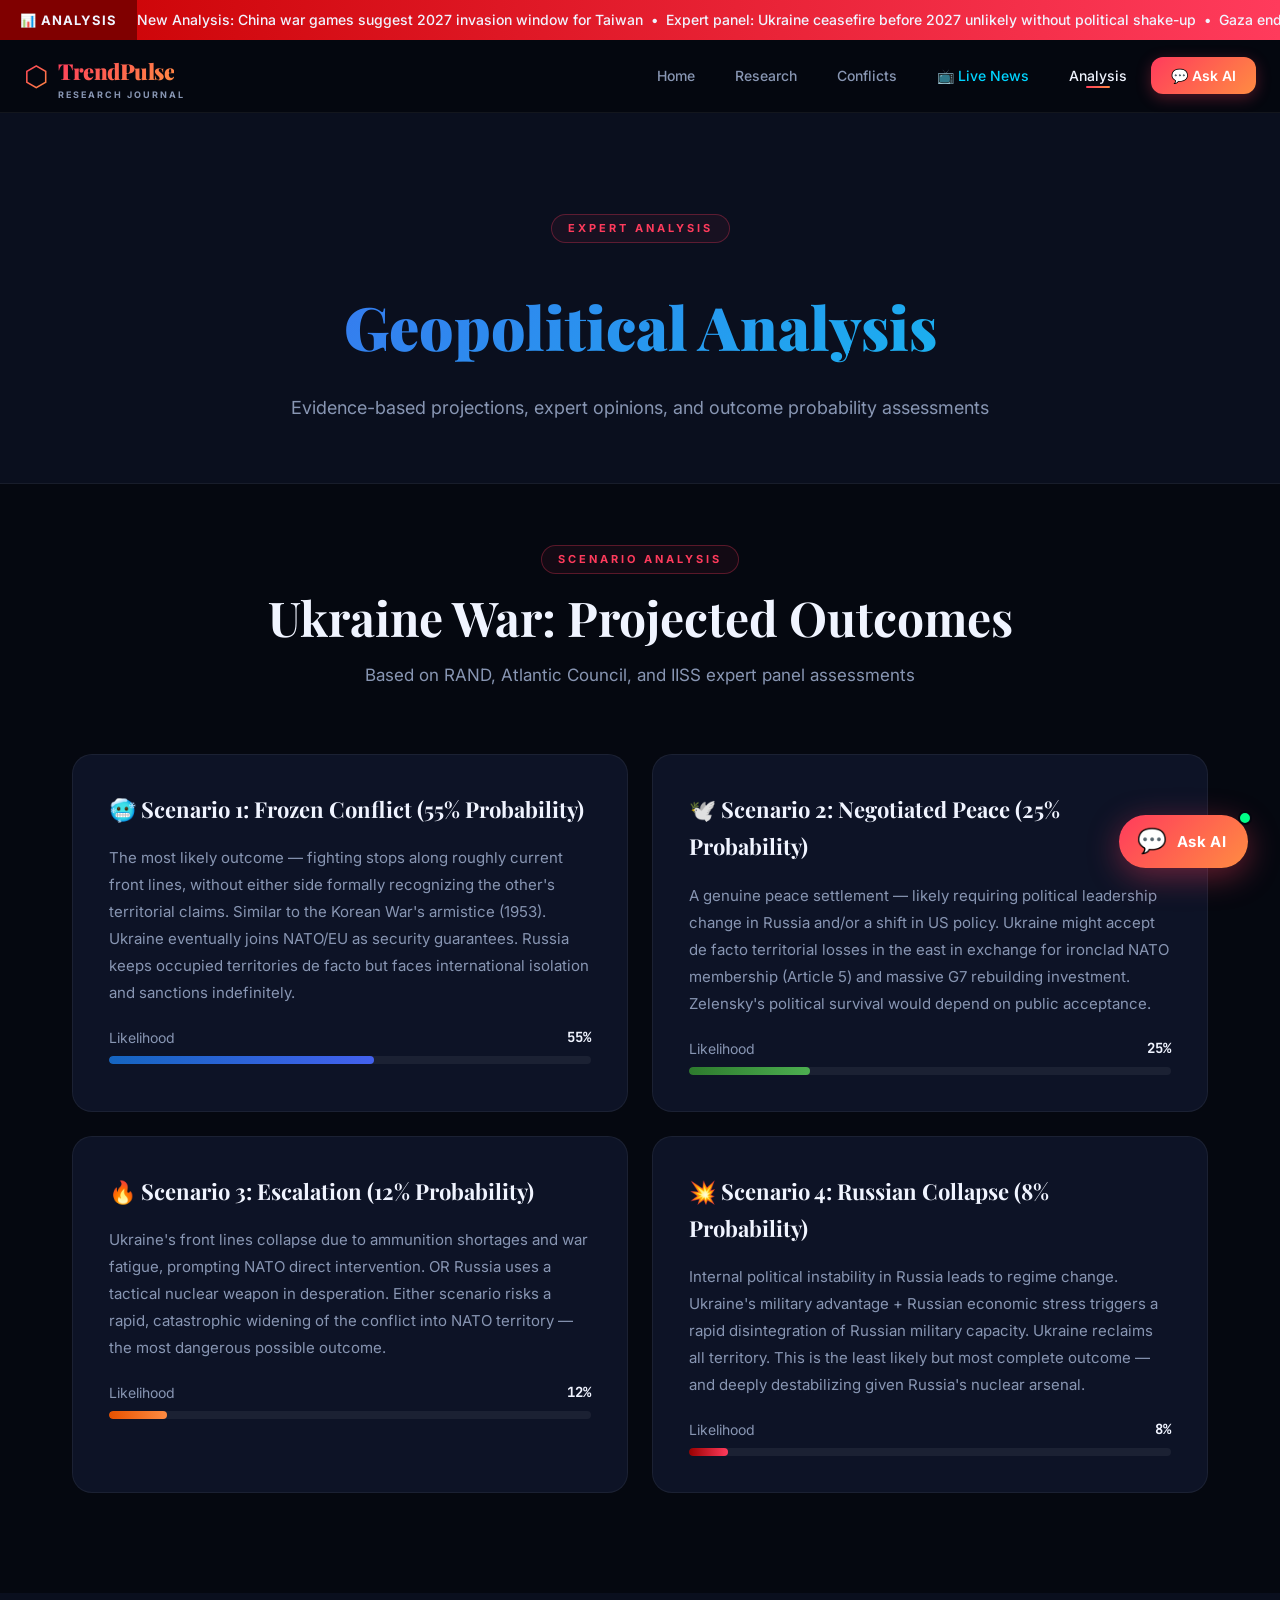
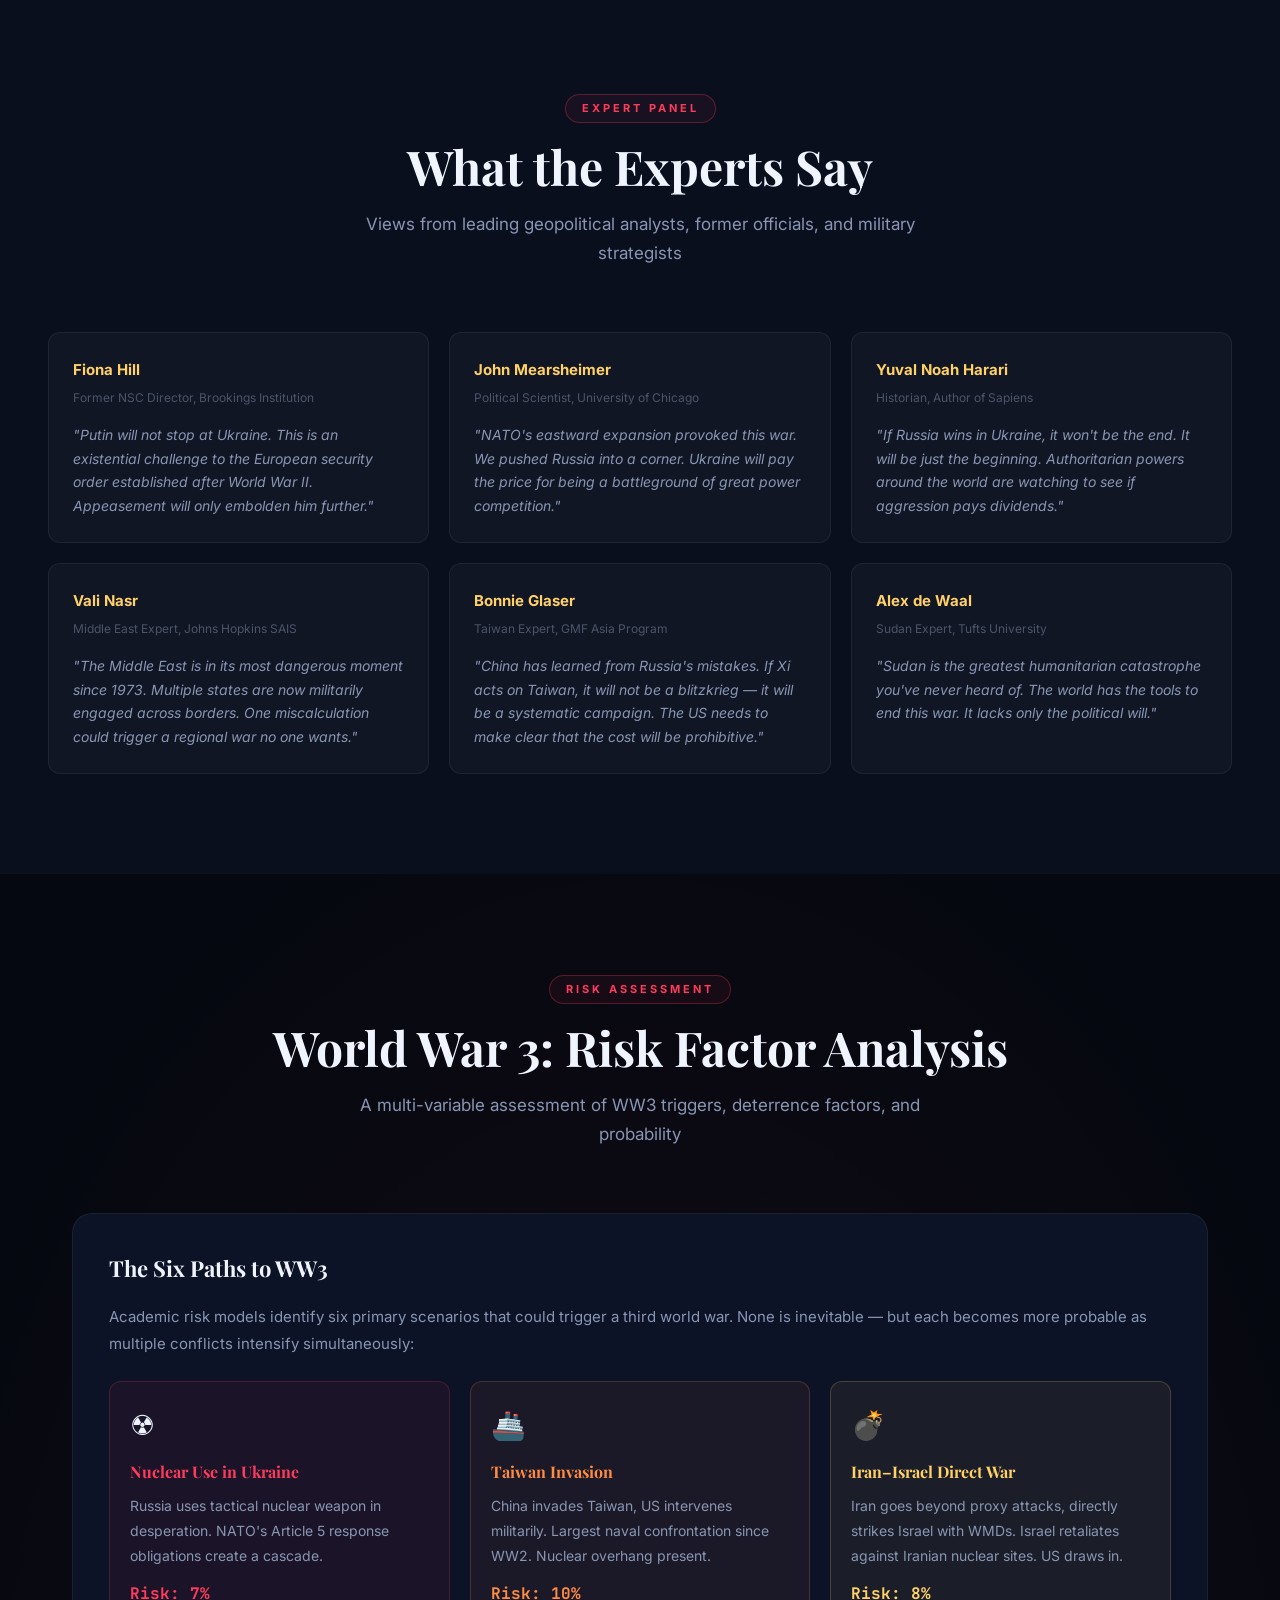
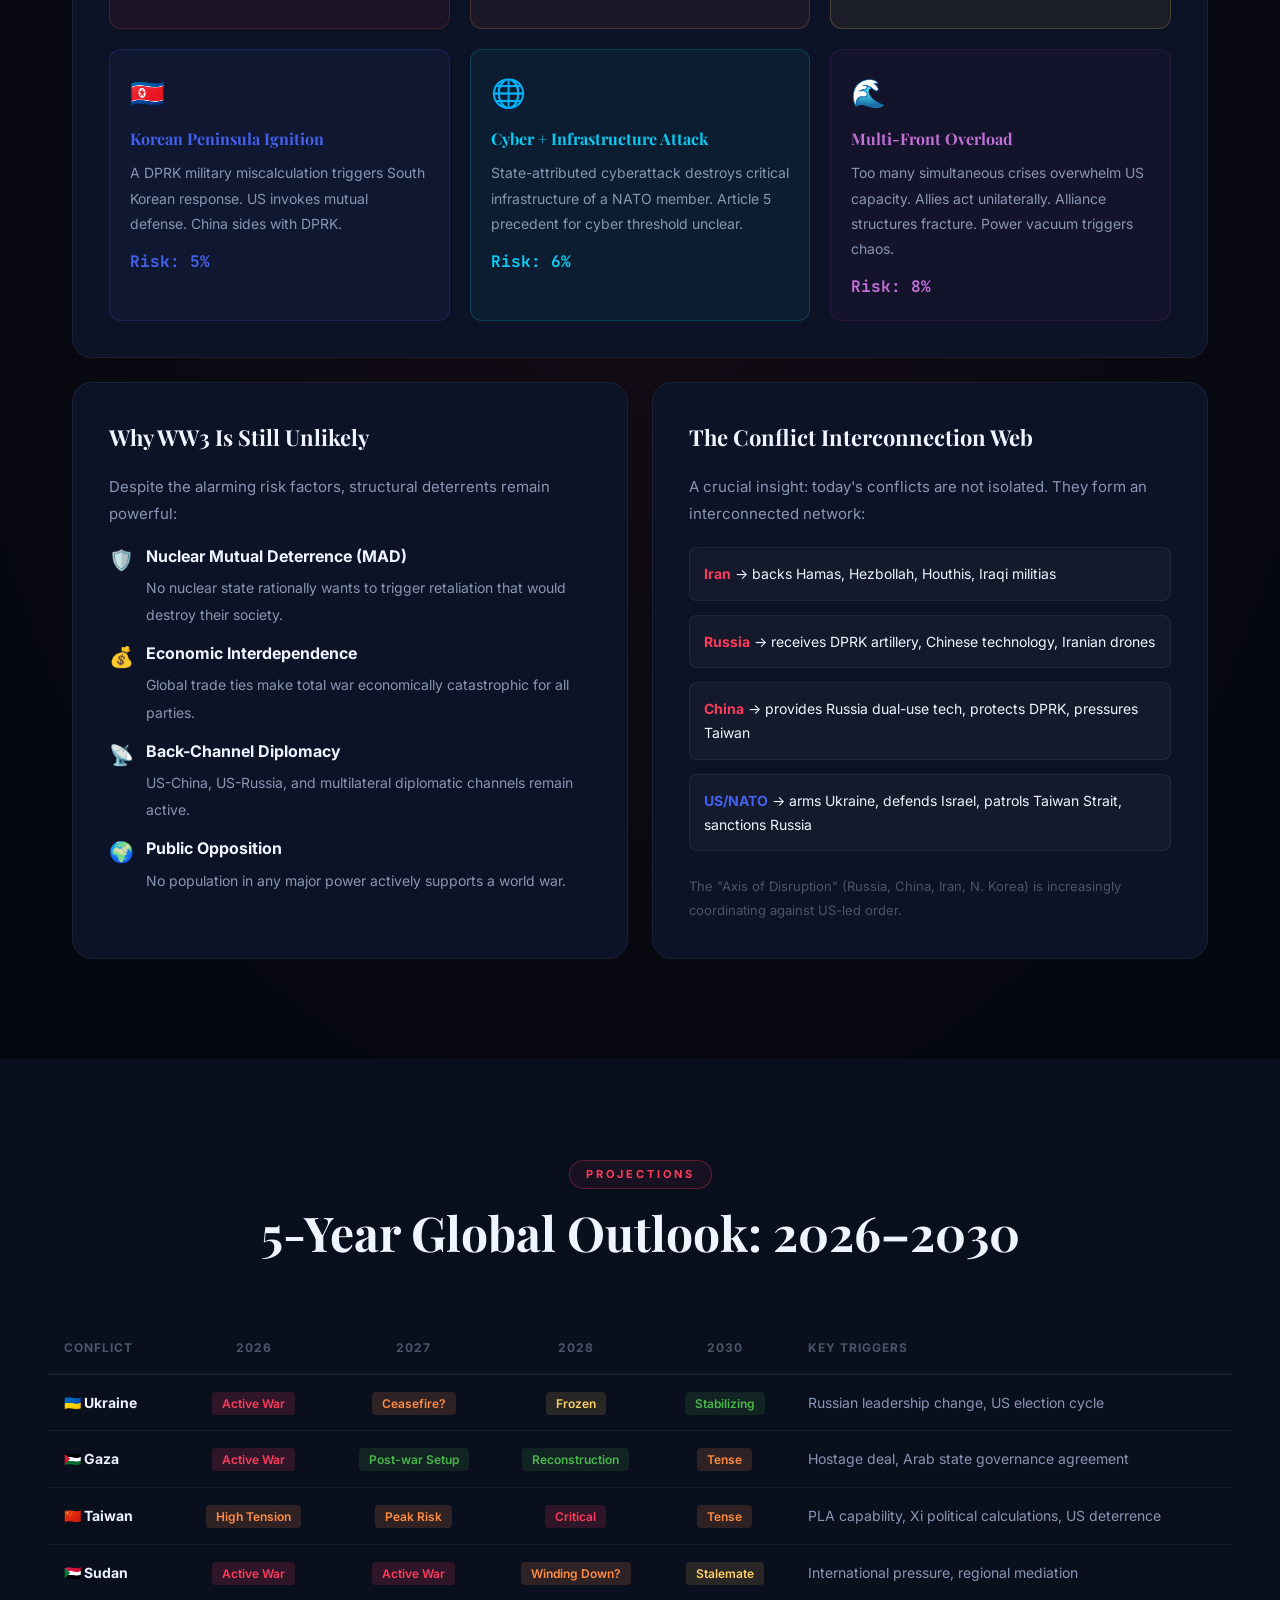
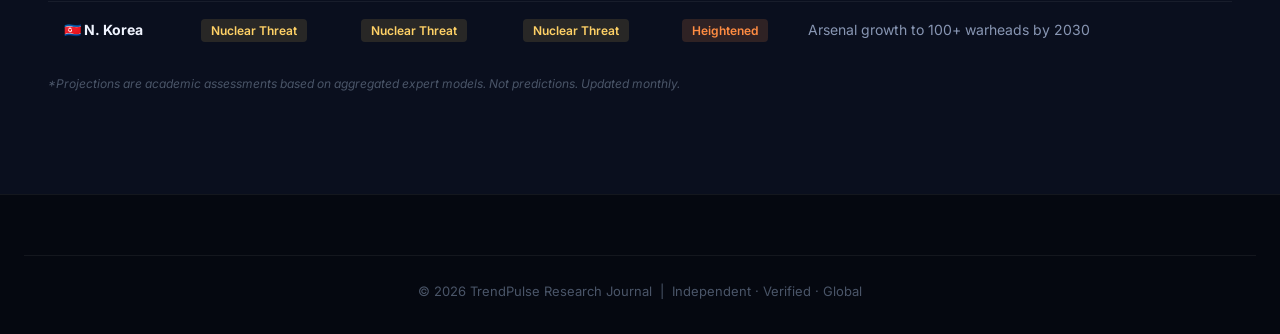
<file: analysis.html>
<!DOCTYPE html>
<html lang="en">

<head>
    <meta charset="UTF-8" />
    <meta name="viewport" content="width=device-width, initial-scale=1.0" />
    <title>Geopolitical Analysis — TrendPulse Global Conflict Research</title>
    <meta name="description"
        content="Expert geopolitical analysis, war outcome projections, expert opinions, and WW3 probability assessment from TrendPulse Research." />
    <link rel="preconnect" href="https://fonts.googleapis.com" />
    <link
        href="https://fonts.googleapis.com/css2?family=Playfair+Display:wght@400;600;700;900&family=Inter:wght@300;400;500;600;700&family=JetBrains+Mono:wght@400;500&display=swap"
        rel="stylesheet" />
    <link rel="stylesheet" href="css/styles.css" />
    <link rel="stylesheet" href="css/chatbot.css" />
</head>

<body>

    <div class="breaking-bar">
        <span class="breaking-label">📊 ANALYSIS</span>
        <div class="ticker-wrapper">
            <div class="ticker-track">
                <span>New Analysis: China war games suggest 2027 invasion window for Taiwan &nbsp;•&nbsp; Expert panel:
                    Ukraine ceasefire before 2027 unlikely without political shake-up &nbsp;•&nbsp; Gaza endgame: Arab
                    states negotiating post-war governance framework &nbsp;•&nbsp; WW3 Index maintained at 34% this week
                    — elevated but stable</span>
                <span>New Analysis: China war games suggest 2027 invasion window for Taiwan &nbsp;•&nbsp; Expert panel:
                    Ukraine ceasefire before 2027 unlikely without political shift &nbsp;•&nbsp; Gaza endgame: Arab
                    states negotiating post-war framework &nbsp;•&nbsp; WW3 Index: 34% — elevated but stable</span>
            </div>
        </div>
    </div>

    <nav class="navbar" id="navbar">
        <div class="nav-container">
            <div class="nav-brand">
                <div class="brand-logo">
                    <span class="logo-icon">⬡</span>
                    <div class="brand-text">
                        <span class="brand-name">TrendPulse</span>
                        <span class="brand-tagline">RESEARCH JOURNAL</span>
                    </div>
                </div>
            </div>
            <ul class="nav-links" id="navLinks">
                <li><a href="index.html" class="nav-link">Home</a></li>
                <li><a href="research.html" class="nav-link">Research</a></li>
                <li><a href="conflicts.html" class="nav-link">Conflicts</a></li>
                <li><a href="news.html" class="nav-link" style="color:#00d4ff;">📺 Live News</a></li>
                <li><a href="analysis.html" class="nav-link active">Analysis</a></li>
                <li><a href="#" class="nav-link nav-cta" id="openChatNavBtn">💬 Ask AI</a></li>
            </ul>
            <button class="hamburger" id="hamburger"><span></span><span></span><span></span></button>
        </div>
    </nav>

    <div class="page-hero">
        <div class="section-tag">EXPERT ANALYSIS</div>
        <h1
            style="background:linear-gradient(135deg,#4361ee,#0dcaf0);-webkit-background-clip:text;-webkit-text-fill-color:transparent;background-clip:text;">
            Geopolitical Analysis</h1>
        <p>Evidence-based projections, expert opinions, and outcome probability assessments</p>
    </div>

    <!-- ===== UKRAINE OUTCOME SECTION ===== -->
    <section class="section" style="padding-top:60px;">
        <div style="max-width:1280px;margin:0 auto;padding:0 24px;">
            <div class="section-header">
                <div class="section-tag">SCENARIO ANALYSIS</div>
                <h2 class="section-title">Ukraine War: Projected Outcomes</h2>
                <p class="section-subtitle">Based on RAND, Atlantic Council, and IISS expert panel assessments</p>
            </div>
            <div class="analysis-grid">
                <div class="analysis-card">
                    <h3>🥶 Scenario 1: Frozen Conflict (55% Probability)</h3>
                    <p>The most likely outcome — fighting stops along roughly current front lines, without either side
                        formally recognizing the other's territorial claims. Similar to the Korean War's armistice
                        (1953). Ukraine eventually joins NATO/EU as security guarantees. Russia keeps occupied
                        territories de facto but faces international isolation and sanctions indefinitely.</p>
                    <div class="outcome-bars" style="margin-top:20px;">
                        <div class="outcome-bar-item">
                            <div class="outcome-label"><span>Likelihood</span><span>55%</span></div>
                            <div class="outcome-bar-bg">
                                <div class="outcome-bar-fill bar-freeze" data-width="55%"
                                    style="width:0%;transition:width 1.2s ease;"></div>
                            </div>
                        </div>
                    </div>
                </div>
                <div class="analysis-card">
                    <h3>🕊️ Scenario 2: Negotiated Peace (25% Probability)</h3>
                    <p>A genuine peace settlement — likely requiring political leadership change in Russia and/or a
                        shift in US policy. Ukraine might accept de facto territorial losses in the east in exchange for
                        ironclad NATO membership (Article 5) and massive G7 rebuilding investment. Zelensky's political
                        survival would depend on public acceptance.</p>
                    <div class="outcome-bars" style="margin-top:20px;">
                        <div class="outcome-bar-item">
                            <div class="outcome-label"><span>Likelihood</span><span>25%</span></div>
                            <div class="outcome-bar-bg">
                                <div class="outcome-bar-fill bar-peace" data-width="25%"
                                    style="width:0%;transition:width 1.2s ease;"></div>
                            </div>
                        </div>
                    </div>
                </div>
                <div class="analysis-card">
                    <h3>🔥 Scenario 3: Escalation (12% Probability)</h3>
                    <p>Ukraine's front lines collapse due to ammunition shortages and war fatigue, prompting NATO direct
                        intervention. OR Russia uses a tactical nuclear weapon in desperation. Either scenario risks a
                        rapid, catastrophic widening of the conflict into NATO territory — the most dangerous possible
                        outcome.</p>
                    <div class="outcome-bars" style="margin-top:20px;">
                        <div class="outcome-bar-item">
                            <div class="outcome-label"><span>Likelihood</span><span>12%</span></div>
                            <div class="outcome-bar-bg">
                                <div class="outcome-bar-fill bar-escalation" data-width="12%"
                                    style="width:0%;transition:width 1.2s ease;"></div>
                            </div>
                        </div>
                    </div>
                </div>
                <div class="analysis-card">
                    <h3>💥 Scenario 4: Russian Collapse (8% Probability)</h3>
                    <p>Internal political instability in Russia leads to regime change. Ukraine's military advantage +
                        Russian economic stress triggers a rapid disintegration of Russian military capacity. Ukraine
                        reclaims all territory. This is the least likely but most complete outcome — and deeply
                        destabilizing given Russia's nuclear arsenal.</p>
                    <div class="outcome-bars" style="margin-top:20px;">
                        <div class="outcome-bar-item">
                            <div class="outcome-label"><span>Likelihood</span><span>8%</span></div>
                            <div class="outcome-bar-bg">
                                <div class="outcome-bar-fill bar-collapse" data-width="8%"
                                    style="width:0%;transition:width 1.2s ease;"></div>
                            </div>
                        </div>
                    </div>
                </div>
            </div>
        </div>
    </section>

    <!-- ===== EXPERT OPINIONS ===== -->
    <section class="section" style="background:var(--bg-secondary);">
        <div style="max-width:1280px;margin:0 auto;padding:0 24px;">
            <div class="section-header">
                <div class="section-tag">EXPERT PANEL</div>
                <h2 class="section-title">What the Experts Say</h2>
                <p class="section-subtitle">Views from leading geopolitical analysts, former officials, and military
                    strategists</p>
            </div>
            <div class="opinion-grid">
                <div class="opinion-card">
                    <div class="opinion-author">Fiona Hill</div>
                    <div class="opinion-role">Former NSC Director, Brookings Institution</div>
                    <p class="opinion-quote">"Putin will not stop at Ukraine. This is an existential challenge to the
                        European security order established after World War II. Appeasement will only embolden him
                        further."</p>
                </div>
                <div class="opinion-card">
                    <div class="opinion-author">John Mearsheimer</div>
                    <div class="opinion-role">Political Scientist, University of Chicago</div>
                    <p class="opinion-quote">"NATO's eastward expansion provoked this war. We pushed Russia into a
                        corner. Ukraine will pay the price for being a battleground of great power competition."</p>
                </div>
                <div class="opinion-card">
                    <div class="opinion-author">Yuval Noah Harari</div>
                    <div class="opinion-role">Historian, Author of Sapiens</div>
                    <p class="opinion-quote">"If Russia wins in Ukraine, it won't be the end. It will be just the
                        beginning. Authoritarian powers around the world are watching to see if aggression pays
                        dividends."</p>
                </div>
                <div class="opinion-card">
                    <div class="opinion-author">Vali Nasr</div>
                    <div class="opinion-role">Middle East Expert, Johns Hopkins SAIS</div>
                    <p class="opinion-quote">"The Middle East is in its most dangerous moment since 1973. Multiple
                        states are now militarily engaged across borders. One miscalculation could trigger a regional
                        war no one wants."</p>
                </div>
                <div class="opinion-card">
                    <div class="opinion-author">Bonnie Glaser</div>
                    <div class="opinion-role">Taiwan Expert, GMF Asia Program</div>
                    <p class="opinion-quote">"China has learned from Russia's mistakes. If Xi acts on Taiwan, it will
                        not be a blitzkrieg — it will be a systematic campaign. The US needs to make clear that the cost
                        will be prohibitive."</p>
                </div>
                <div class="opinion-card">
                    <div class="opinion-author">Alex de Waal</div>
                    <div class="opinion-role">Sudan Expert, Tufts University</div>
                    <p class="opinion-quote">"Sudan is the greatest humanitarian catastrophe you've never heard of. The
                        world has the tools to end this war. It lacks only the political will."</p>
                </div>
            </div>
        </div>
    </section>

    <!-- ===== WW3 ANALYSIS ===== -->
    <section class="section" style="position:relative;overflow:hidden;">
        <div
            style="position:absolute;inset:0;background:radial-gradient(ellipse 60% 60% at 50% 50%,rgba(255,59,92,0.06),transparent);pointer-events:none;">
        </div>
        <div style="max-width:1280px;margin:0 auto;padding:0 24px;position:relative;">
            <div class="section-header">
                <div class="section-tag">RISK ASSESSMENT</div>
                <h2 class="section-title">World War 3: Risk Factor Analysis</h2>
                <p class="section-subtitle">A multi-variable assessment of WW3 triggers, deterrence factors, and
                    probability</p>
            </div>
            <div class="analysis-grid">
                <div class="analysis-card full">
                    <h3>The Six Paths to WW3</h3>
                    <p>Academic risk models identify six primary scenarios that could trigger a third world war. None is
                        inevitable — but each becomes more probable as multiple conflicts intensify simultaneously:</p>
                    <div
                        style="display:grid;grid-template-columns:repeat(auto-fit,minmax(280px,1fr));gap:20px;margin-top:24px;">
                        <div
                            style="background:rgba(255,59,92,0.06);border:1px solid rgba(255,59,92,0.2);border-radius:var(--radius-md);padding:20px;">
                            <div style="font-size:28px;margin-bottom:8px;">☢️</div>
                            <h4 style="color:var(--accent-red);margin-bottom:8px;font-family:var(--font-display);">
                                Nuclear Use in Ukraine</h4>
                            <p style="font-size:14px;color:var(--text-secondary);">Russia uses tactical nuclear weapon
                                in desperation. NATO's Article 5 response obligations create a cascade.</p>
                            <div
                                style="font-family:var(--font-mono);color:var(--accent-red);margin-top:12px;font-weight:700;">
                                Risk: 7%</div>
                        </div>
                        <div
                            style="background:rgba(255,140,66,0.06);border:1px solid rgba(255,140,66,0.2);border-radius:var(--radius-md);padding:20px;">
                            <div style="font-size:28px;margin-bottom:8px;">🚢</div>
                            <h4 style="color:var(--accent-orange);margin-bottom:8px;font-family:var(--font-display);">
                                Taiwan Invasion</h4>
                            <p style="font-size:14px;color:var(--text-secondary);">China invades Taiwan, US intervenes
                                militarily. Largest naval confrontation since WW2. Nuclear overhang present.</p>
                            <div
                                style="font-family:var(--font-mono);color:var(--accent-orange);margin-top:12px;font-weight:700;">
                                Risk: 10%</div>
                        </div>
                        <div
                            style="background:rgba(255,209,102,0.06);border:1px solid rgba(255,209,102,0.2);border-radius:var(--radius-md);padding:20px;">
                            <div style="font-size:28px;margin-bottom:8px;">💣</div>
                            <h4 style="color:var(--accent-gold);margin-bottom:8px;font-family:var(--font-display);">
                                Iran–Israel Direct War</h4>
                            <p style="font-size:14px;color:var(--text-secondary);">Iran goes beyond proxy attacks,
                                directly strikes Israel with WMDs. Israel retaliates against Iranian nuclear sites. US
                                draws in.</p>
                            <div
                                style="font-family:var(--font-mono);color:var(--accent-gold);margin-top:12px;font-weight:700;">
                                Risk: 8%</div>
                        </div>
                        <div
                            style="background:rgba(67,97,238,0.06);border:1px solid rgba(67,97,238,0.2);border-radius:var(--radius-md);padding:20px;">
                            <div style="font-size:28px;margin-bottom:8px;">🇰🇵</div>
                            <h4 style="color:#4361ee;margin-bottom:8px;font-family:var(--font-display);">Korean
                                Peninsula Ignition</h4>
                            <p style="font-size:14px;color:var(--text-secondary);">A DPRK military miscalculation
                                triggers South Korean response. US invokes mutual defense. China sides with DPRK.</p>
                            <div style="font-family:var(--font-mono);color:#4361ee;margin-top:12px;font-weight:700;">
                                Risk: 5%</div>
                        </div>
                        <div
                            style="background:rgba(13,202,240,0.06);border:1px solid rgba(13,202,240,0.2);border-radius:var(--radius-md);padding:20px;">
                            <div style="font-size:28px;margin-bottom:8px;">🌐</div>
                            <h4 style="color:var(--accent-cyan);margin-bottom:8px;font-family:var(--font-display);">
                                Cyber + Infrastructure Attack</h4>
                            <p style="font-size:14px;color:var(--text-secondary);">State-attributed cyberattack destroys
                                critical infrastructure of a NATO member. Article 5 precedent for cyber threshold
                                unclear.</p>
                            <div
                                style="font-family:var(--font-mono);color:var(--accent-cyan);margin-top:12px;font-weight:700;">
                                Risk: 6%</div>
                        </div>
                        <div
                            style="background:rgba(123,45,139,0.06);border:1px solid rgba(123,45,139,0.2);border-radius:var(--radius-md);padding:20px;">
                            <div style="font-size:28px;margin-bottom:8px;">🌊</div>
                            <h4 style="color:#c06fd4;margin-bottom:8px;font-family:var(--font-display);">Multi-Front
                                Overload</h4>
                            <p style="font-size:14px;color:var(--text-secondary);">Too many simultaneous crises
                                overwhelm US capacity. Allies act unilaterally. Alliance structures fracture. Power
                                vacuum triggers chaos.</p>
                            <div style="font-family:var(--font-mono);color:#c06fd4;margin-top:12px;font-weight:700;">
                                Risk: 8%</div>
                        </div>
                    </div>
                </div>

                <div class="analysis-card">
                    <h3>Why WW3 Is Still Unlikely</h3>
                    <p>Despite the alarming risk factors, structural deterrents remain powerful:</p>
                    <ul style="list-style:none;padding:0;margin-top:16px;display:flex;flex-direction:column;gap:12px;">
                        <li style="display:flex;gap:12px;align-items:flex-start;"><span
                                style="font-size:20px;">🛡️</span>
                            <div><strong style="display:block;color:var(--text-primary);margin-bottom:4px;">Nuclear
                                    Mutual Deterrence (MAD)</strong><span
                                    style="font-size:14px;color:var(--text-secondary);">No nuclear state rationally
                                    wants to trigger retaliation that would destroy their society.</span></div>
                        </li>
                        <li style="display:flex;gap:12px;align-items:flex-start;"><span
                                style="font-size:20px;">💰</span>
                            <div><strong style="display:block;color:var(--text-primary);margin-bottom:4px;">Economic
                                    Interdependence</strong><span
                                    style="font-size:14px;color:var(--text-secondary);">Global trade ties make total war
                                    economically catastrophic for all parties.</span></div>
                        </li>
                        <li style="display:flex;gap:12px;align-items:flex-start;"><span
                                style="font-size:20px;">📡</span>
                            <div><strong style="display:block;color:var(--text-primary);margin-bottom:4px;">Back-Channel
                                    Diplomacy</strong><span
                                    style="font-size:14px;color:var(--text-secondary);">US-China, US-Russia, and
                                    multilateral diplomatic channels remain active.</span></div>
                        </li>
                        <li style="display:flex;gap:12px;align-items:flex-start;"><span
                                style="font-size:20px;">🌍</span>
                            <div><strong style="display:block;color:var(--text-primary);margin-bottom:4px;">Public
                                    Opposition</strong><span style="font-size:14px;color:var(--text-secondary);">No
                                    population in any major power actively supports a world war.</span></div>
                        </li>
                    </ul>
                </div>

                <div class="analysis-card">
                    <h3>The Conflict Interconnection Web</h3>
                    <p>A crucial insight: today's conflicts are not isolated. They form an interconnected network:</p>
                    <div style="margin-top:20px;font-size:14px;display:flex;flex-direction:column;gap:14px;">
                        <div
                            style="background:rgba(255,255,255,0.03);border-radius:var(--radius-sm);padding:14px;border:1px solid var(--border-primary);">
                            <strong style="color:var(--accent-red);">Iran</strong> → backs Hamas, Hezbollah, Houthis,
                            Iraqi militias
                        </div>
                        <div
                            style="background:rgba(255,255,255,0.03);border-radius:var(--radius-sm);padding:14px;border:1px solid var(--border-primary);">
                            <strong style="color:var(--accent-red);">Russia</strong> → receives DPRK artillery, Chinese
                            technology, Iranian drones
                        </div>
                        <div
                            style="background:rgba(255,255,255,0.03);border-radius:var(--radius-sm);padding:14px;border:1px solid var(--border-primary);">
                            <strong style="color:var(--accent-red);">China</strong> → provides Russia dual-use tech,
                            protects DPRK, pressures Taiwan
                        </div>
                        <div
                            style="background:rgba(255,255,255,0.03);border-radius:var(--radius-sm);padding:14px;border:1px solid var(--border-primary);">
                            <strong style="color:#4361ee;">US/NATO</strong> → arms Ukraine, defends Israel, patrols
                            Taiwan Strait, sanctions Russia
                        </div>
                        <p style="color:var(--text-muted);font-size:13px;margin-top:10px;">The "Axis of Disruption"
                            (Russia, China, Iran, N. Korea) is increasingly coordinating against US-led order.</p>
                    </div>
                </div>
            </div>
        </div>
    </section>

    <!-- ===== PREDICTION TABLE ===== -->
    <section class="section" style="background:var(--bg-secondary);">
        <div style="max-width:1280px;margin:0 auto;padding:0 24px;">
            <div class="section-header">
                <div class="section-tag">PROJECTIONS</div>
                <h2 class="section-title">5-Year Global Outlook: 2026–2030</h2>
            </div>
            <div style="overflow-x:auto;">
                <table style="width:100%;border-collapse:collapse;font-size:14px;">
                    <thead>
                        <tr style="border-bottom:2px solid var(--border-primary);">
                            <th
                                style="text-align:left;padding:14px 16px;color:var(--text-muted);font-size:12px;letter-spacing:1px;text-transform:uppercase;">
                                Conflict</th>
                            <th
                                style="text-align:center;padding:14px 16px;color:var(--text-muted);font-size:12px;letter-spacing:1px;text-transform:uppercase;">
                                2026</th>
                            <th
                                style="text-align:center;padding:14px 16px;color:var(--text-muted);font-size:12px;letter-spacing:1px;text-transform:uppercase;">
                                2027</th>
                            <th
                                style="text-align:center;padding:14px 16px;color:var(--text-muted);font-size:12px;letter-spacing:1px;text-transform:uppercase;">
                                2028</th>
                            <th
                                style="text-align:center;padding:14px 16px;color:var(--text-muted);font-size:12px;letter-spacing:1px;text-transform:uppercase;">
                                2030</th>
                            <th
                                style="text-align:left;padding:14px 16px;color:var(--text-muted);font-size:12px;letter-spacing:1px;text-transform:uppercase;">
                                Key Triggers</th>
                        </tr>
                    </thead>
                    <tbody>
                        <tr style="border-bottom:1px solid var(--border-primary);">
                            <td style="padding:16px;font-weight:700;color:var(--text-primary);">🇺🇦 Ukraine</td>
                            <td style="padding:16px;text-align:center;"><span
                                    style="background:rgba(255,59,92,0.15);padding:4px 10px;border-radius:4px;color:var(--accent-red);font-size:12px;font-weight:600;">Active
                                    War</span></td>
                            <td style="padding:16px;text-align:center;"><span
                                    style="background:rgba(255,140,66,0.15);padding:4px 10px;border-radius:4px;color:var(--accent-orange);font-size:12px;font-weight:600;">Ceasefire?</span>
                            </td>
                            <td style="padding:16px;text-align:center;"><span
                                    style="background:rgba(255,209,102,0.12);padding:4px 10px;border-radius:4px;color:var(--accent-gold);font-size:12px;font-weight:600;">Frozen</span>
                            </td>
                            <td style="padding:16px;text-align:center;"><span
                                    style="background:rgba(75,182,75,0.12);padding:4px 10px;border-radius:4px;color:#4bb64b;font-size:12px;font-weight:600;">Stabilizing</span>
                            </td>
                            <td style="padding:16px;color:var(--text-secondary);">Russian leadership change, US election
                                cycle</td>
                        </tr>
                        <tr style="border-bottom:1px solid var(--border-primary);">
                            <td style="padding:16px;font-weight:700;color:var(--text-primary);">🇵🇸 Gaza</td>
                            <td style="padding:16px;text-align:center;"><span
                                    style="background:rgba(255,59,92,0.15);padding:4px 10px;border-radius:4px;color:var(--accent-red);font-size:12px;font-weight:600;">Active
                                    War</span></td>
                            <td style="padding:16px;text-align:center;"><span
                                    style="background:rgba(75,182,75,0.12);padding:4px 10px;border-radius:4px;color:#4bb64b;font-size:12px;font-weight:600;">Post-war
                                    Setup</span></td>
                            <td style="padding:16px;text-align:center;"><span
                                    style="background:rgba(75,182,75,0.12);padding:4px 10px;border-radius:4px;color:#4bb64b;font-size:12px;font-weight:600;">Reconstruction</span>
                            </td>
                            <td style="padding:16px;text-align:center;"><span
                                    style="background:rgba(255,140,66,0.15);padding:4px 10px;border-radius:4px;color:var(--accent-orange);font-size:12px;font-weight:600;">Tense</span>
                            </td>
                            <td style="padding:16px;color:var(--text-secondary);">Hostage deal, Arab state governance
                                agreement</td>
                        </tr>
                        <tr style="border-bottom:1px solid var(--border-primary);">
                            <td style="padding:16px;font-weight:700;color:var(--text-primary);">🇨🇳 Taiwan</td>
                            <td style="padding:16px;text-align:center;"><span
                                    style="background:rgba(255,140,66,0.15);padding:4px 10px;border-radius:4px;color:var(--accent-orange);font-size:12px;font-weight:600;">High
                                    Tension</span></td>
                            <td style="padding:16px;text-align:center;"><span
                                    style="background:rgba(255,140,66,0.15);padding:4px 10px;border-radius:4px;color:var(--accent-orange);font-size:12px;font-weight:600;">Peak
                                    Risk</span></td>
                            <td style="padding:16px;text-align:center;"><span
                                    style="background:rgba(255,59,92,0.15);padding:4px 10px;border-radius:4px;color:var(--accent-red);font-size:12px;font-weight:600;">Critical</span>
                            </td>
                            <td style="padding:16px;text-align:center;"><span
                                    style="background:rgba(255,140,66,0.15);padding:4px 10px;border-radius:4px;color:var(--accent-orange);font-size:12px;font-weight:600;">Tense</span>
                            </td>
                            <td style="padding:16px;color:var(--text-secondary);">PLA capability, Xi political
                                calculations, US deterrence</td>
                        </tr>
                        <tr style="border-bottom:1px solid var(--border-primary);">
                            <td style="padding:16px;font-weight:700;color:var(--text-primary);">🇸🇩 Sudan</td>
                            <td style="padding:16px;text-align:center;"><span
                                    style="background:rgba(255,59,92,0.15);padding:4px 10px;border-radius:4px;color:var(--accent-red);font-size:12px;font-weight:600;">Active
                                    War</span></td>
                            <td style="padding:16px;text-align:center;"><span
                                    style="background:rgba(255,59,92,0.15);padding:4px 10px;border-radius:4px;color:var(--accent-red);font-size:12px;font-weight:600;">Active
                                    War</span></td>
                            <td style="padding:16px;text-align:center;"><span
                                    style="background:rgba(255,140,66,0.15);padding:4px 10px;border-radius:4px;color:var(--accent-orange);font-size:12px;font-weight:600;">Winding
                                    Down?</span></td>
                            <td style="padding:16px;text-align:center;"><span
                                    style="background:rgba(255,209,102,0.12);padding:4px 10px;border-radius:4px;color:var(--accent-gold);font-size:12px;font-weight:600;">Stalemate</span>
                            </td>
                            <td style="padding:16px;color:var(--text-secondary);">International pressure, regional
                                mediation</td>
                        </tr>
                        <tr>
                            <td style="padding:16px;font-weight:700;color:var(--text-primary);">🇰🇵 N. Korea</td>
                            <td style="padding:16px;text-align:center;"><span
                                    style="background:rgba(255,209,102,0.12);padding:4px 10px;border-radius:4px;color:var(--accent-gold);font-size:12px;font-weight:600;">Nuclear
                                    Threat</span></td>
                            <td style="padding:16px;text-align:center;"><span
                                    style="background:rgba(255,209,102,0.12);padding:4px 10px;border-radius:4px;color:var(--accent-gold);font-size:12px;font-weight:600;">Nuclear
                                    Threat</span></td>
                            <td style="padding:16px;text-align:center;"><span
                                    style="background:rgba(255,209,102,0.12);padding:4px 10px;border-radius:4px;color:var(--accent-gold);font-size:12px;font-weight:600;">Nuclear
                                    Threat</span></td>
                            <td style="padding:16px;text-align:center;"><span
                                    style="background:rgba(255,140,66,0.15);padding:4px 10px;border-radius:4px;color:var(--accent-orange);font-size:12px;font-weight:600;">Heightened</span>
                            </td>
                            <td style="padding:16px;color:var(--text-secondary);">Arsenal growth to 100+ warheads by
                                2030</td>
                        </tr>
                    </tbody>
                </table>
            </div>
            <p style="font-size:12px;color:var(--text-muted);margin-top:16px;font-style:italic;">*Projections are
                academic assessments based on aggregated expert models. Not predictions. Updated monthly.</p>
        </div>
    </section>

    <!-- CHATBOT -->
    <div class="chatbot-fab" id="chatbotFab">
        <div class="fab-icon">💬</div>
        <div class="fab-pulse"></div>
        <span class="fab-label">Ask AI</span>
    </div>
    <div class="chatbot-window" id="chatbotWindow">
        <div class="chat-header">
            <div class="chat-header-info">
                <div class="chat-avatar">🤖</div>
                <div>
                    <div class="chat-name">TrendPulse AI</div>
                    <div class="chat-status"><span class="status-dot"></span> Research Assistant • Online</div>
                </div>
            </div>
            <div class="chat-header-actions">
                <button class="chat-minimize" id="chatMinimize">−</button>
                <button class="chat-close" id="chatClose">×</button>
            </div>
        </div>
        <div class="chat-messages" id="chatMessages">
            <div class="message bot-message">
                <div class="message-avatar">🤖</div>
                <div class="message-bubble">
                    <p>You're in the Analysis section! Ask me anything about WW3 risk, conflict projections, or expert
                        opinions on any global crisis.</p>
                </div>
            </div>
        </div>
        <div class="chat-suggestions" id="chatSuggestions">
            <button class="suggestion-chip" onclick="sendSuggestion(this)">Will WW3 happen?</button>
            <button class="suggestion-chip" onclick="sendSuggestion(this)">How will Ukraine war end?</button>
            <button class="suggestion-chip" onclick="sendSuggestion(this)">China Taiwan conflict explained</button>
        </div>
        <div class="chat-input-area">
            <input type="text" id="chatInput" class="chat-input" placeholder="Ask about analysis or projections..." />
            <button class="chat-send" id="chatSend" onclick="sendMessage()">
                <svg width="20" height="20" viewBox="0 0 24 24" fill="none" stroke="currentColor" stroke-width="2">
                    <line x1="22" y1="2" x2="11" y2="13" />
                    <polygon points="22 2 15 22 11 13 2 9 22 2" />
                </svg>
            </button>
        </div>
    </div>

    <footer class="footer">
        <div class="container">
            <div class="footer-bottom">
                <p>© 2026 TrendPulse Research Journal &nbsp;|&nbsp; Independent · Verified · Global</p>
            </div>
        </div>
    </footer>

    <script src="js/main.js"></script>
    <script src="js/chatbot.js"></script>
    <script>
        // Animate outcome bars on this page
        document.addEventListener('DOMContentLoaded', () => {
            const bars = document.querySelectorAll('.outcome-bar-fill[data-width]');
            const obs = new IntersectionObserver((entries) => {
                entries.forEach(e => {
                    if (e.isIntersecting) {
                        setTimeout(() => { e.target.style.width = e.target.getAttribute('data-width'); }, 200);
                        obs.unobserve(e.target);
                    }
                });
            }, { threshold: 0.3 });
            bars.forEach(b => obs.observe(b));
        });
    </script>
</body>

</html>
</file>
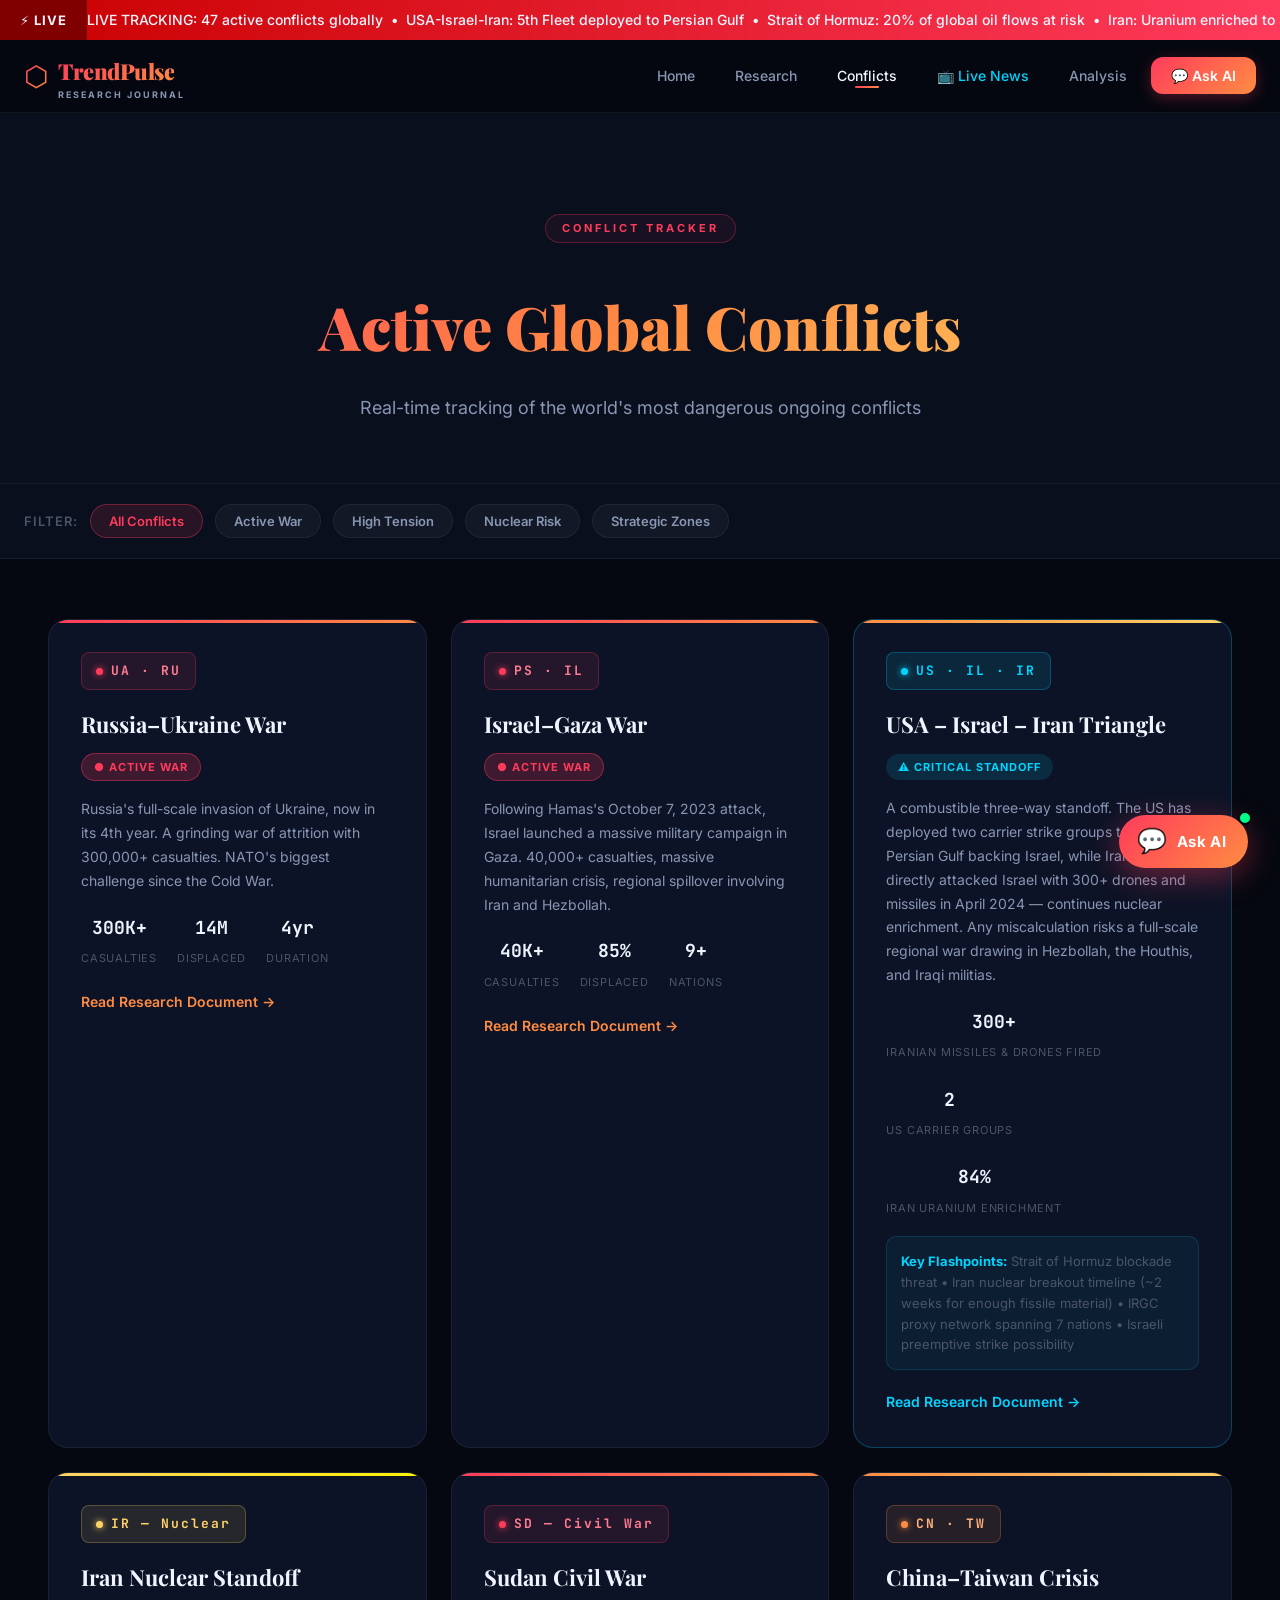
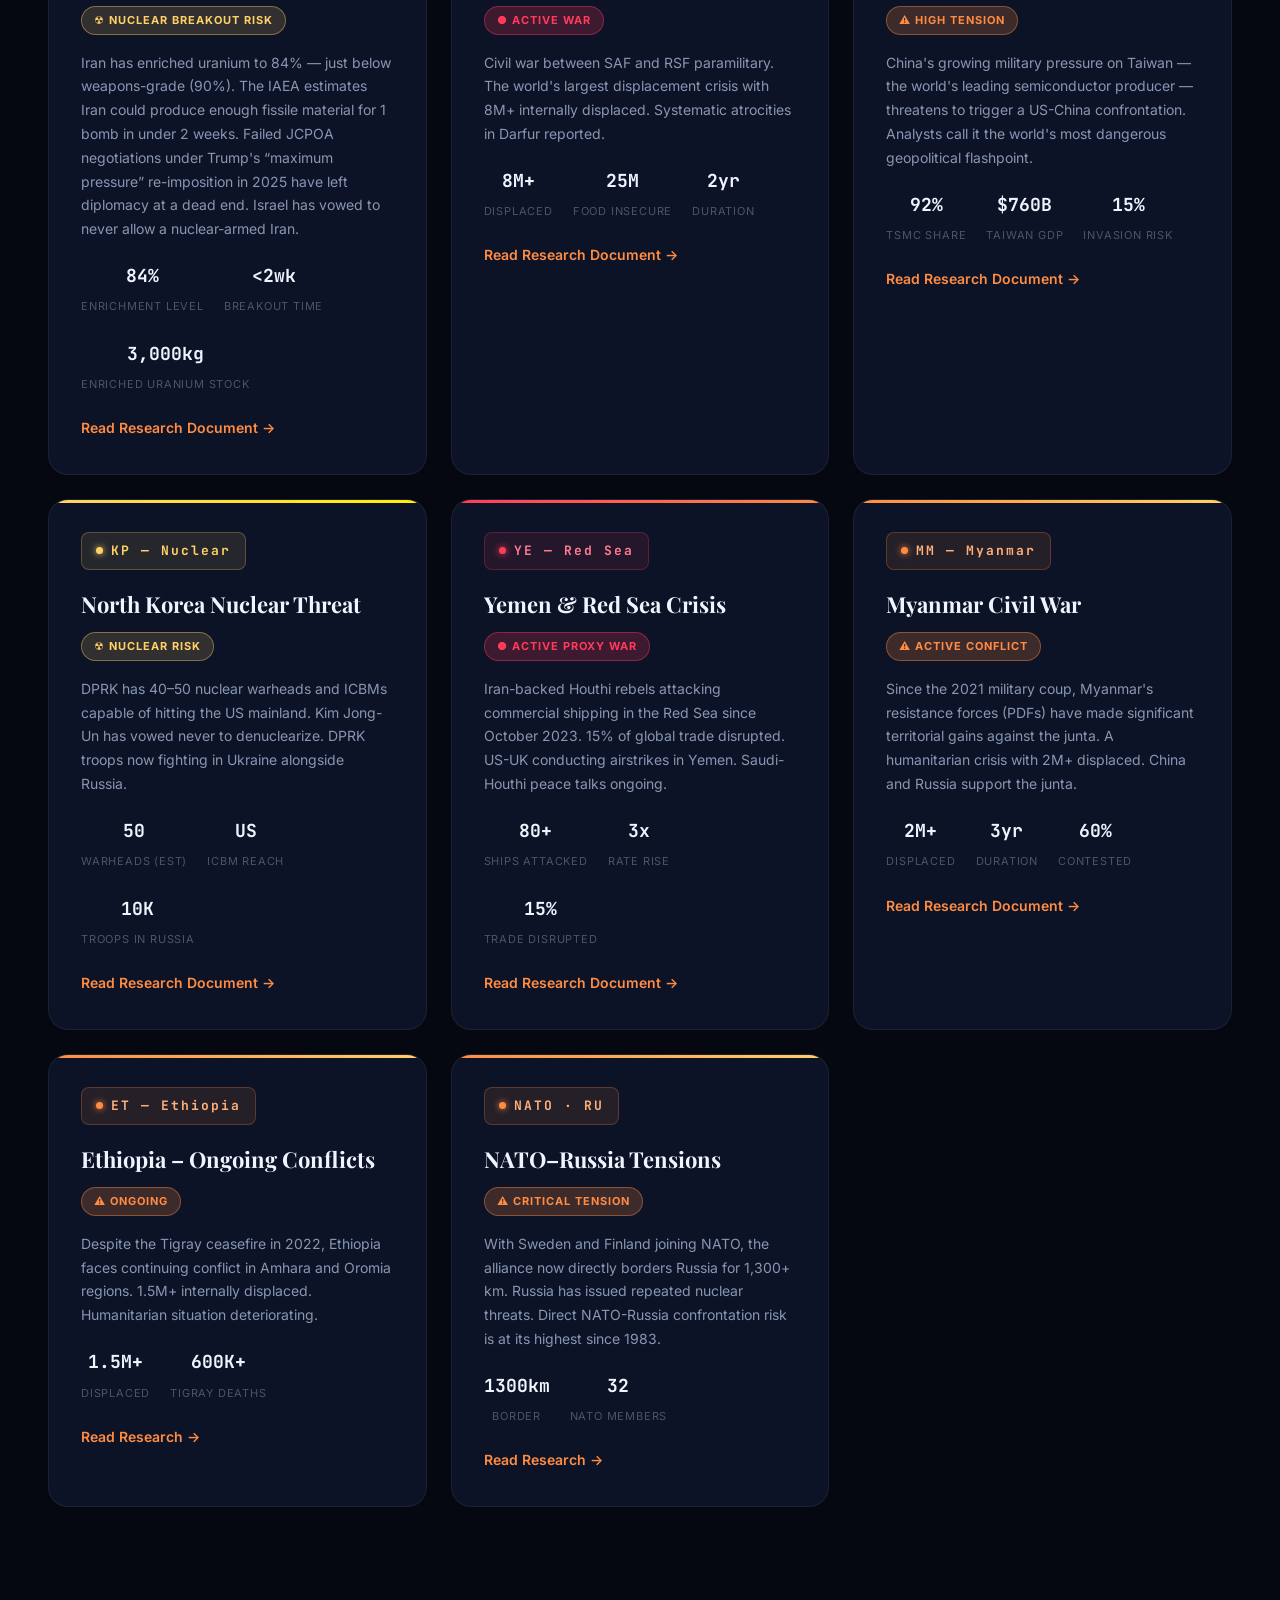
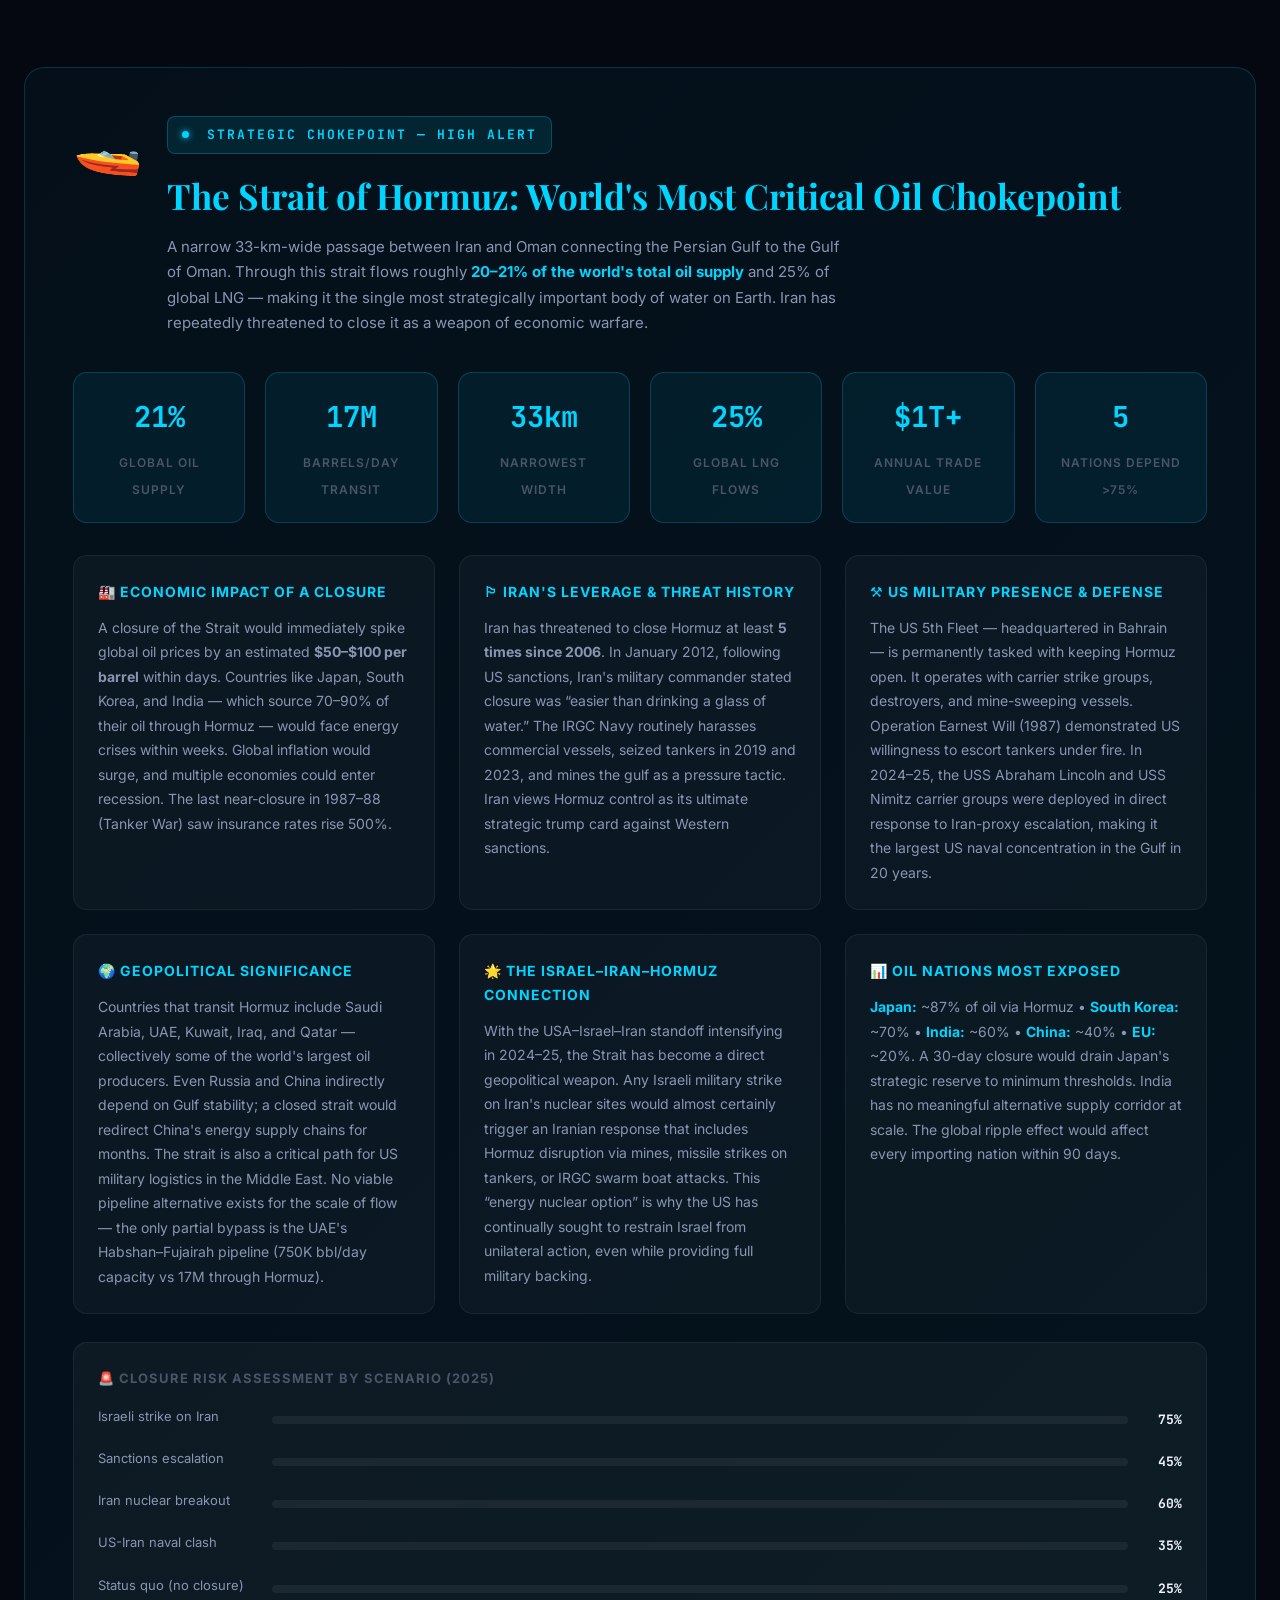
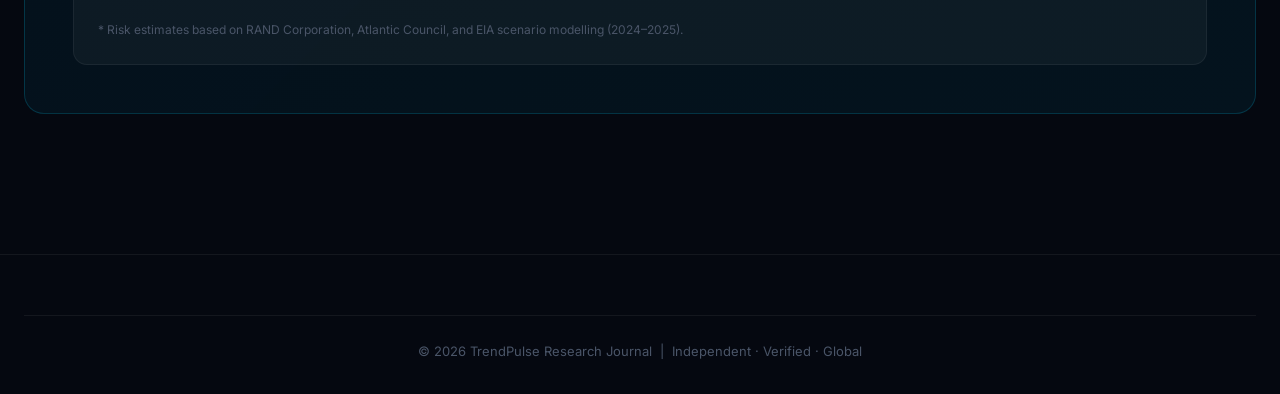
<file: conflicts.html>
<!DOCTYPE html>
<html lang="en">

<head>
    <meta charset="UTF-8" />
    <meta name="viewport" content="width=device-width, initial-scale=1.0" />
    <title>Active Conflicts — TrendPulse Global Conflict Research</title>
    <meta name="description"
        content="Overview of all active global conflicts — USA-Israel-Iran, Russia-Ukraine, Israel-Gaza, Strait of Hormuz, Sudan, Yemen, North Korea, China-Taiwan. Status, statistics, and analysis." />
    <link rel="preconnect" href="https://fonts.googleapis.com" />
    <link
        href="https://fonts.googleapis.com/css2?family=Playfair+Display:wght@400;600;700;900&family=Inter:wght@300;400;500;600;700&family=JetBrains+Mono:wght@400;500&display=swap"
        rel="stylesheet" />
    <link rel="stylesheet" href="css/styles.css" />
    <link rel="stylesheet" href="css/chatbot.css" />
    <style>
        .filter-btn {
            padding: 8px 18px;
            background: rgba(255, 255, 255, 0.04);
            border: 1px solid var(--border-primary);
            border-radius: 100px;
            cursor: pointer;
            font-size: 13px;
            font-weight: 600;
            color: var(--text-secondary);
            transition: var(--transition);
            font-family: var(--font-body);
        }

        .filter-btn:hover,
        .filter-btn.active {
            background: rgba(255, 59, 92, 0.12);
            border-color: rgba(255, 59, 92, 0.35);
            color: var(--accent-red);
        }

        .flag-badge {
            display: inline-flex;
            align-items: center;
            gap: 8px;
            margin-bottom: 16px;
            padding: 7px 14px;
            border-radius: 8px;
            font-family: var(--font-mono);
            font-size: 13px;
            font-weight: 700;
            letter-spacing: 2px;
        }

        .flag-badge-war {
            background: rgba(255, 59, 92, 0.1);
            border: 1px solid rgba(255, 59, 92, 0.25);
            color: #ff7b91;
        }

        .flag-badge-ten {
            background: rgba(255, 140, 66, 0.1);
            border: 1px solid rgba(255, 140, 66, 0.25);
            color: #ffb07a;
        }

        .flag-badge-nuke {
            background: rgba(255, 209, 102, 0.1);
            border: 1px solid rgba(255, 209, 102, 0.25);
            color: #ffd166;
        }

        .flag-badge-strat {
            background: rgba(0, 212, 255, 0.1);
            border: 1px solid rgba(0, 212, 255, 0.25);
            color: #00d4ff;
        }

        .dot-strat {
            background: #00d4ff;
            box-shadow: 0 0 7px #00d4ff;
            animation: pdot 1.6s ease-in-out infinite;
        }

        /* Strait of Hormuz Deep-Dive Section */
        .hormuz-section {
            background: linear-gradient(135deg, rgba(0, 212, 255, 0.04), rgba(0, 153, 200, 0.08));
            border: 1px solid rgba(0, 212, 255, 0.18);
            border-radius: 20px;
            padding: 48px;
            margin: 60px auto;
            max-width: 1280px;
        }

        .hormuz-header {
            display: flex;
            align-items: flex-start;
            gap: 24px;
            margin-bottom: 36px;
            flex-wrap: wrap;
        }

        .hormuz-icon {
            font-size: 56px;
            line-height: 1;
            flex-shrink: 0;
        }

        .hormuz-title-block h2 {
            font-family: var(--font-display);
            font-size: clamp(1.6rem, 3vw, 2.2rem);
            color: #00d4ff;
            margin-bottom: 8px;
        }

        .hormuz-title-block p {
            color: var(--text-secondary);
            font-size: 15px;
            line-height: 1.7;
            max-width: 680px;
        }

        .hormuz-stats-grid {
            display: grid;
            grid-template-columns: repeat(auto-fit, minmax(160px, 1fr));
            gap: 20px;
            margin: 32px 0;
        }

        .hormuz-stat-box {
            background: rgba(0, 212, 255, 0.07);
            border: 1px solid rgba(0, 212, 255, 0.2);
            border-radius: 14px;
            padding: 20px;
            text-align: center;
        }

        .hormuz-stat-num {
            font-family: var(--font-mono);
            font-size: 1.8rem;
            font-weight: 700;
            color: #00d4ff;
            display: block;
            margin-bottom: 6px;
        }

        .hormuz-stat-lbl {
            font-size: 12px;
            color: var(--text-muted);
            text-transform: uppercase;
            letter-spacing: 1px;
            font-weight: 600;
        }

        .hormuz-facts {
            display: grid;
            grid-template-columns: repeat(auto-fit, minmax(300px, 1fr));
            gap: 24px;
            margin-top: 32px;
        }

        .hormuz-fact-card {
            background: rgba(255, 255, 255, 0.03);
            border: 1px solid var(--border-primary);
            border-radius: 14px;
            padding: 24px;
        }

        .hormuz-fact-card h4 {
            font-size: 14px;
            font-weight: 700;
            letter-spacing: 1px;
            text-transform: uppercase;
            color: #00d4ff;
            margin-bottom: 12px;
            display: flex;
            align-items: center;
            gap: 8px;
        }

        .hormuz-fact-card p {
            font-size: 14px;
            color: var(--text-secondary);
            line-height: 1.75;
        }

        .hormuz-risk-bar {
            margin-top: 28px;
            background: rgba(255, 255, 255, 0.04);
            border: 1px solid var(--border-primary);
            border-radius: 14px;
            padding: 24px;
        }

        .hormuz-risk-bar h4 {
            font-size: 13px;
            font-weight: 700;
            letter-spacing: 1px;
            text-transform: uppercase;
            color: var(--text-muted);
            margin-bottom: 16px;
        }

        .risk-row {
            display: flex;
            align-items: center;
            gap: 14px;
            margin-bottom: 12px;
        }

        .risk-label {
            font-size: 13px;
            color: var(--text-secondary);
            width: 160px;
            flex-shrink: 0;
        }

        .risk-bar-track {
            flex: 1;
            height: 8px;
            background: rgba(255, 255, 255, 0.06);
            border-radius: 100px;
            overflow: hidden;
        }

        .risk-bar-fill {
            height: 100%;
            border-radius: 100px;
            transition: width 1.2s cubic-bezier(.4, 0, .2, 1);
        }

        .risk-pct {
            font-family: var(--font-mono);
            font-size: 13px;
            font-weight: 700;
            color: var(--text-primary);
            width: 40px;
            text-align: right;
        }

        .flag-dot {
            width: 7px;
            height: 7px;
            border-radius: 50%;
            flex-shrink: 0;
        }

        .dot-war {
            background: #ff3b5c;
            box-shadow: 0 0 7px #ff3b5c;
        }

        .dot-ten {
            background: #ff8c42;
            box-shadow: 0 0 7px #ff8c42;
            animation: pdot 1.6s ease-in-out infinite;
        }

        .dot-nuke {
            background: #ffd166;
            box-shadow: 0 0 7px #ffd166;
            animation: pdot 1.6s ease-in-out infinite;
        }

        @keyframes pdot {

            0%,
            100% {
                opacity: 1
            }

            50% {
                opacity: .3
            }
        }
    </style>
</head>

<body>

    <div class="breaking-bar">
        <span class="breaking-label">&#9889; LIVE</span>
        <div class="ticker-wrapper">
            <div class="ticker-track">
                <span>LIVE TRACKING: 47 active conflicts globally &nbsp;&bull;&nbsp; USA-Israel-Iran: 5th Fleet deployed
                    to Persian Gulf &nbsp;&bull;&nbsp; Strait of Hormuz: 20% of global oil flows at risk
                    &nbsp;&bull;&nbsp; Iran: Uranium enriched to 84% near weapons-grade &nbsp;&bull;&nbsp;
                    Russia-Ukraine: Front lines active in Zaporizhzhia &nbsp;&bull;&nbsp; Gaza: 40,000+ casualties total
                    &nbsp;&bull;&nbsp; Sudan: 8M+ displaced &nbsp;&bull;&nbsp; Red Sea: Houthi drone intercepted by USS
                    Carney &nbsp;&bull;&nbsp; Taiwan: PLA aircraft enter ADIZ for 3rd consecutive day</span>
                <span>LIVE TRACKING: 47 active conflicts globally &nbsp;&bull;&nbsp; USA-Israel-Iran: 5th Fleet deployed
                    to Persian Gulf &nbsp;&bull;&nbsp; Strait of Hormuz: 20% of global oil flows at risk
                    &nbsp;&bull;&nbsp; Iran: Uranium enriched to 84% near weapons-grade &nbsp;&bull;&nbsp;
                    Russia-Ukraine: Front lines active in Zaporizhzhia &nbsp;&bull;&nbsp; Gaza: 40,000+ casualties total
                    &nbsp;&bull;&nbsp; Sudan: 8M+ displaced &nbsp;&bull;&nbsp; Red Sea: Houthi drone intercepted by USS
                    Carney &nbsp;&bull;&nbsp; Taiwan: PLA aircraft enter ADIZ for 3rd consecutive day</span>
            </div>
        </div>
    </div>

    <nav class="navbar" id="navbar">
        <div class="nav-container">
            <div class="nav-brand">
                <div class="brand-logo">
                    <span class="logo-icon">&#11041;</span>
                    <div class="brand-text">
                        <span class="brand-name">TrendPulse</span>
                        <span class="brand-tagline">RESEARCH JOURNAL</span>
                    </div>
                </div>
            </div>
            <ul class="nav-links" id="navLinks">
                <li><a href="index.html" class="nav-link">Home</a></li>
                <li><a href="research.html" class="nav-link">Research</a></li>
                <li><a href="conflicts.html" class="nav-link active">Conflicts</a></li>
                <li><a href="news.html" class="nav-link" style="color:#00d4ff;">&#128250; Live News</a></li>
                <li><a href="analysis.html" class="nav-link">Analysis</a></li>
                <li><a href="#" class="nav-link nav-cta" id="openChatNavBtn">&#128172; Ask AI</a></li>
            </ul>
            <button class="hamburger" id="hamburger"><span></span><span></span><span></span></button>
        </div>
    </nav>

    <div class="page-hero">
        <div class="section-tag">CONFLICT TRACKER</div>
        <h1
            style="background:linear-gradient(135deg,#ff3b5c,#ff8c42,#ffd166);-webkit-background-clip:text;-webkit-text-fill-color:transparent;background-clip:text;">
            Active Global Conflicts</h1>
        <p>Real-time tracking of the world's most dangerous ongoing conflicts</p>
    </div>

    <div style="background:var(--bg-secondary);padding:20px 24px;border-bottom:1px solid var(--border-primary);">
        <div style="max-width:1280px;margin:0 auto;display:flex;gap:12px;flex-wrap:wrap;align-items:center;">
            <span style="font-size:13px;color:var(--text-muted);font-weight:600;letter-spacing:1px;">FILTER:</span>
            <button class="filter-btn active" onclick="filterConflicts('all',this)">All Conflicts</button>
            <button class="filter-btn" onclick="filterConflicts('war',this)">Active War</button>
            <button class="filter-btn" onclick="filterConflicts('tension',this)">High Tension</button>
            <button class="filter-btn" onclick="filterConflicts('nuclear',this)">Nuclear Risk</button>
            <button class="filter-btn" onclick="filterConflicts('strategic',this)">Strategic Zones</button>
        </div>
    </div>

    <section class="section" style="padding-top:60px;">
        <div class="conflicts-grid" id="conflictsGrid">

            <div class="conflict-card war-active" data-type="war">
                <div class="flag-badge flag-badge-war"><span class="flag-dot dot-war"></span>UA &middot; RU</div>
                <div class="conflict-name">Russia&ndash;Ukraine War</div>
                <span class="conflict-status status-active">&#9679; Active War</span>
                <p class="conflict-summary">Russia's full-scale invasion of Ukraine, now in its 4th year. A grinding war
                    of attrition with 300,000+ casualties. NATO's biggest challenge since the Cold War.</p>
                <div class="conflict-stats">
                    <div class="conflict-stat-item"><span class="conflict-stat-num">300K+</span><span
                            class="conflict-stat-lbl">Casualties</span></div>
                    <div class="conflict-stat-item"><span class="conflict-stat-num">14M</span><span
                            class="conflict-stat-lbl">Displaced</span></div>
                    <div class="conflict-stat-item"><span class="conflict-stat-num">4yr</span><span
                            class="conflict-stat-lbl">Duration</span></div>
                </div>
                <a href="research.html#ukraine" class="conflict-link">Read Research Document &rarr;</a>
            </div>

            <div class="conflict-card war-active" data-type="war">
                <div class="flag-badge flag-badge-war"><span class="flag-dot dot-war"></span>PS &middot; IL</div>
                <div class="conflict-name">Israel&ndash;Gaza War</div>
                <span class="conflict-status status-active">&#9679; Active War</span>
                <p class="conflict-summary">Following Hamas's October 7, 2023 attack, Israel launched a massive military
                    campaign in Gaza. 40,000+ casualties, massive humanitarian crisis, regional spillover involving Iran
                    and Hezbollah.</p>
                <div class="conflict-stats">
                    <div class="conflict-stat-item"><span class="conflict-stat-num">40K+</span><span
                            class="conflict-stat-lbl">Casualties</span></div>
                    <div class="conflict-stat-item"><span class="conflict-stat-num">85%</span><span
                            class="conflict-stat-lbl">Displaced</span></div>
                    <div class="conflict-stat-item"><span class="conflict-stat-num">9+</span><span
                            class="conflict-stat-lbl">Nations</span></div>
                </div>
                <a href="research.html#middleeast" class="conflict-link">Read Research Document &rarr;</a>
            </div>

            <!-- USA–ISRAEL–IRAN TRIANGLE -->
            <div class="conflict-card tension" data-type="tension strategic"
                style="border-color: rgba(0,212,255,0.25);">
                <div class="flag-badge flag-badge-strat"><span class="flag-dot dot-strat"></span>US &middot; IL &middot;
                    IR</div>
                <div class="conflict-name">USA &ndash; Israel &ndash; Iran Triangle</div>
                <span class="conflict-status"
                    style="background:rgba(0,212,255,0.12);color:#00d4ff;border-color:rgba(0,212,255,0.3);">&#9888;
                    Critical Standoff</span>
                <p class="conflict-summary">A combustible three-way standoff. The US has deployed two carrier strike
                    groups to the Persian Gulf backing Israel, while Iran &mdash; which directly attacked Israel with
                    300+ drones and missiles in April 2024 &mdash; continues nuclear enrichment. Any miscalculation
                    risks a full-scale regional war drawing in Hezbollah, the Houthis, and Iraqi militias.</p>
                <div class="conflict-stats">
                    <div class="conflict-stat-item"><span class="conflict-stat-num">300+</span><span
                            class="conflict-stat-lbl">Iranian Missiles &amp; Drones Fired</span></div>
                    <div class="conflict-stat-item"><span class="conflict-stat-num">2</span><span
                            class="conflict-stat-lbl">US Carrier Groups</span></div>
                    <div class="conflict-stat-item"><span class="conflict-stat-num">84%</span><span
                            class="conflict-stat-lbl">Iran Uranium Enrichment</span></div>
                </div>
                <div
                    style="margin-top:16px;padding:14px;background:rgba(0,212,255,0.06);border:1px solid rgba(0,212,255,0.15);border-radius:10px;">
                    <p style="font-size:13px;color:var(--text-muted);margin:0;line-height:1.6;"><strong
                            style="color:#00d4ff;">Key Flashpoints:</strong> Strait of Hormuz blockade threat &bull;
                        Iran nuclear breakout timeline (~2 weeks for enough fissile material) &bull; IRGC proxy network
                        spanning 7 nations &bull; Israeli preemptive strike possibility</p>
                </div>
                <a href="research.html#middleeast" class="conflict-link" style="color:#00d4ff;">Read Research Document
                    &rarr;</a>
            </div>

            <!-- IRAN NUCLEAR STANDOFF -->
            <div class="conflict-card nuclear" data-type="nuclear strategic">
                <div class="flag-badge flag-badge-nuke"><span class="flag-dot dot-nuke"></span>IR &mdash; Nuclear</div>
                <div class="conflict-name">Iran Nuclear Standoff</div>
                <span class="conflict-status status-nuclear">&#9762; Nuclear Breakout Risk</span>
                <p class="conflict-summary">Iran has enriched uranium to 84% &mdash; just below weapons-grade (90%). The
                    IAEA estimates Iran could produce enough fissile material for 1 bomb in under 2 weeks. Failed JCPOA
                    negotiations under Trump's &ldquo;maximum pressure&rdquo; re-imposition in 2025 have left diplomacy
                    at a dead end. Israel has vowed to never allow a nuclear-armed Iran.</p>
                <div class="conflict-stats">
                    <div class="conflict-stat-item"><span class="conflict-stat-num">84%</span><span
                            class="conflict-stat-lbl">Enrichment Level</span></div>
                    <div class="conflict-stat-item"><span class="conflict-stat-num">&lt;2wk</span><span
                            class="conflict-stat-lbl">Breakout Time</span></div>
                    <div class="conflict-stat-item"><span class="conflict-stat-num">3,000kg</span><span
                            class="conflict-stat-lbl">Enriched Uranium Stock</span></div>
                </div>
                <a href="research.html#middleeast" class="conflict-link">Read Research Document &rarr;</a>
            </div>

            <div class="conflict-card war-active" data-type="war">
                <div class="flag-badge flag-badge-war"><span class="flag-dot dot-war"></span>SD &mdash; Civil War</div>
                <div class="conflict-name">Sudan Civil War</div>
                <span class="conflict-status status-active">&#9679; Active War</span>
                <p class="conflict-summary">Civil war between SAF and RSF paramilitary. The world's largest displacement
                    crisis with 8M+ internally displaced. Systematic atrocities in Darfur reported.</p>
                <div class="conflict-stats">
                    <div class="conflict-stat-item"><span class="conflict-stat-num">8M+</span><span
                            class="conflict-stat-lbl">Displaced</span></div>
                    <div class="conflict-stat-item"><span class="conflict-stat-num">25M</span><span
                            class="conflict-stat-lbl">Food Insecure</span></div>
                    <div class="conflict-stat-item"><span class="conflict-stat-num">2yr</span><span
                            class="conflict-stat-lbl">Duration</span></div>
                </div>
                <a href="research.html#sudan" class="conflict-link">Read Research Document &rarr;</a>
            </div>

            <div class="conflict-card tension" data-type="tension">
                <div class="flag-badge flag-badge-ten"><span class="flag-dot dot-ten"></span>CN &middot; TW</div>
                <div class="conflict-name">China&ndash;Taiwan Crisis</div>
                <span class="conflict-status status-tension">&#9888; High Tension</span>
                <p class="conflict-summary">China's growing military pressure on Taiwan &mdash; the world's leading
                    semiconductor producer &mdash; threatens to trigger a US-China confrontation. Analysts call it the
                    world's most dangerous geopolitical flashpoint.</p>
                <div class="conflict-stats">
                    <div class="conflict-stat-item"><span class="conflict-stat-num">92%</span><span
                            class="conflict-stat-lbl">TSMC Share</span></div>
                    <div class="conflict-stat-item"><span class="conflict-stat-num">$760B</span><span
                            class="conflict-stat-lbl">Taiwan GDP</span></div>
                    <div class="conflict-stat-item"><span class="conflict-stat-num">15%</span><span
                            class="conflict-stat-lbl">Invasion Risk</span></div>
                </div>
                <a href="research.html#taiwan" class="conflict-link">Read Research Document &rarr;</a>
            </div>

            <div class="conflict-card nuclear" data-type="nuclear">
                <div class="flag-badge flag-badge-nuke"><span class="flag-dot dot-nuke"></span>KP &mdash; Nuclear</div>
                <div class="conflict-name">North Korea Nuclear Threat</div>
                <span class="conflict-status status-nuclear">&#9762; Nuclear Risk</span>
                <p class="conflict-summary">DPRK has 40&ndash;50 nuclear warheads and ICBMs capable of hitting the US
                    mainland. Kim Jong-Un has vowed never to denuclearize. DPRK troops now fighting in Ukraine alongside
                    Russia.</p>
                <div class="conflict-stats">
                    <div class="conflict-stat-item"><span class="conflict-stat-num">50</span><span
                            class="conflict-stat-lbl">Warheads (est)</span></div>
                    <div class="conflict-stat-item"><span class="conflict-stat-num">US</span><span
                            class="conflict-stat-lbl">ICBM Reach</span></div>
                    <div class="conflict-stat-item"><span class="conflict-stat-num">10K</span><span
                            class="conflict-stat-lbl">Troops in Russia</span></div>
                </div>
                <a href="research.html#northkorea" class="conflict-link">Read Research Document &rarr;</a>
            </div>

            <div class="conflict-card war-active" data-type="war">
                <div class="flag-badge flag-badge-war"><span class="flag-dot dot-war"></span>YE &mdash; Red Sea</div>
                <div class="conflict-name">Yemen &amp; Red Sea Crisis</div>
                <span class="conflict-status status-active">&#9679; Active Proxy War</span>
                <p class="conflict-summary">Iran-backed Houthi rebels attacking commercial shipping in the Red Sea since
                    October 2023. 15% of global trade disrupted. US-UK conducting airstrikes in Yemen. Saudi-Houthi
                    peace talks ongoing.</p>
                <div class="conflict-stats">
                    <div class="conflict-stat-item"><span class="conflict-stat-num">80+</span><span
                            class="conflict-stat-lbl">Ships Attacked</span></div>
                    <div class="conflict-stat-item"><span class="conflict-stat-num">3x</span><span
                            class="conflict-stat-lbl">Rate Rise</span></div>
                    <div class="conflict-stat-item"><span class="conflict-stat-num">15%</span><span
                            class="conflict-stat-lbl">Trade Disrupted</span></div>
                </div>
                <a href="research.html#yemen" class="conflict-link">Read Research Document &rarr;</a>
            </div>

            <div class="conflict-card tension" data-type="tension">
                <div class="flag-badge flag-badge-ten"><span class="flag-dot dot-ten"></span>MM &mdash; Myanmar</div>
                <div class="conflict-name">Myanmar Civil War</div>
                <span class="conflict-status status-tension">&#9888; Active Conflict</span>
                <p class="conflict-summary">Since the 2021 military coup, Myanmar's resistance forces (PDFs) have made
                    significant territorial gains against the junta. A humanitarian crisis with 2M+ displaced. China and
                    Russia support the junta.</p>
                <div class="conflict-stats">
                    <div class="conflict-stat-item"><span class="conflict-stat-num">2M+</span><span
                            class="conflict-stat-lbl">Displaced</span></div>
                    <div class="conflict-stat-item"><span class="conflict-stat-num">3yr</span><span
                            class="conflict-stat-lbl">Duration</span></div>
                    <div class="conflict-stat-item"><span class="conflict-stat-num">60%</span><span
                            class="conflict-stat-lbl">Contested</span></div>
                </div>
                <a href="research.html" class="conflict-link">Read Research Document &rarr;</a>
            </div>

            <div class="conflict-card tension" data-type="tension">
                <div class="flag-badge flag-badge-ten"><span class="flag-dot dot-ten"></span>ET &mdash; Ethiopia</div>
                <div class="conflict-name">Ethiopia &ndash; Ongoing Conflicts</div>
                <span class="conflict-status status-tension">&#9888; Ongoing</span>
                <p class="conflict-summary">Despite the Tigray ceasefire in 2022, Ethiopia faces continuing conflict in
                    Amhara and Oromia regions. 1.5M+ internally displaced. Humanitarian situation deteriorating.</p>
                <div class="conflict-stats">
                    <div class="conflict-stat-item"><span class="conflict-stat-num">1.5M+</span><span
                            class="conflict-stat-lbl">Displaced</span></div>
                    <div class="conflict-stat-item"><span class="conflict-stat-num">600K+</span><span
                            class="conflict-stat-lbl">Tigray Deaths</span></div>
                </div>
                <a href="research.html" class="conflict-link">Read Research &rarr;</a>
            </div>

            <div class="conflict-card tension" data-type="tension">
                <div class="flag-badge flag-badge-ten"><span class="flag-dot dot-ten"></span>NATO &middot; RU</div>
                <div class="conflict-name">NATO&ndash;Russia Tensions</div>
                <span class="conflict-status status-tension">&#9888; Critical Tension</span>
                <p class="conflict-summary">With Sweden and Finland joining NATO, the alliance now directly borders
                    Russia for 1,300+ km. Russia has issued repeated nuclear threats. Direct NATO-Russia confrontation
                    risk is at its highest since 1983.</p>
                <div class="conflict-stats">
                    <div class="conflict-stat-item"><span class="conflict-stat-num">1300km</span><span
                            class="conflict-stat-lbl">Border</span></div>
                    <div class="conflict-stat-item"><span class="conflict-stat-num">32</span><span
                            class="conflict-stat-lbl">NATO Members</span></div>
                </div>
                <a href="research.html" class="conflict-link">Read Research &rarr;</a>
            </div>

        </div>
    </section>

    <!-- STRAIT OF HORMUZ DEEP-DIVE SECTION -->
    <section class="section" id="hormuz" style="padding-top:0;padding-bottom:80px;">
        <div class="hormuz-section">
            <div class="hormuz-header">
                <div class="hormuz-icon">&#128676;</div>
                <div class="hormuz-title-block">
                    <div class="flag-badge flag-badge-strat" style="margin-bottom:12px;"><span
                            class="flag-dot dot-strat"></span>&nbsp;STRATEGIC CHOKEPOINT &mdash; HIGH ALERT</div>
                    <h2>The Strait of Hormuz: World's Most Critical Oil Chokepoint</h2>
                    <p>A narrow 33-km-wide passage between Iran and Oman connecting the Persian Gulf to the Gulf of
                        Oman. Through this strait flows roughly <strong style="color:#00d4ff;">20&ndash;21% of the
                            world's total oil supply</strong> and 25% of global LNG — making it the single most
                        strategically important body of water on Earth. Iran has repeatedly threatened to close it as a
                        weapon of economic warfare.</p>
                </div>
            </div>

            <!-- KEY STATS -->
            <div class="hormuz-stats-grid">
                <div class="hormuz-stat-box">
                    <span class="hormuz-stat-num">21%</span>
                    <span class="hormuz-stat-lbl">Global Oil Supply</span>
                </div>
                <div class="hormuz-stat-box">
                    <span class="hormuz-stat-num">17M</span>
                    <span class="hormuz-stat-lbl">Barrels/Day Transit</span>
                </div>
                <div class="hormuz-stat-box">
                    <span class="hormuz-stat-num">33km</span>
                    <span class="hormuz-stat-lbl">Narrowest Width</span>
                </div>
                <div class="hormuz-stat-box">
                    <span class="hormuz-stat-num">25%</span>
                    <span class="hormuz-stat-lbl">Global LNG Flows</span>
                </div>
                <div class="hormuz-stat-box">
                    <span class="hormuz-stat-num">$1T+</span>
                    <span class="hormuz-stat-lbl">Annual Trade Value</span>
                </div>
                <div class="hormuz-stat-box">
                    <span class="hormuz-stat-num">5</span>
                    <span class="hormuz-stat-lbl">Nations Depend >75%</span>
                </div>
            </div>

            <!-- FACT CARDS -->
            <div class="hormuz-facts">
                <div class="hormuz-fact-card">
                    <h4>&#127981; Economic Impact of a Closure</h4>
                    <p>A closure of the Strait would immediately spike global oil prices by an estimated
                        <strong>$50&ndash;$100 per barrel</strong> within days. Countries like Japan, South Korea, and
                        India &mdash; which source 70&ndash;90% of their oil through Hormuz &mdash; would face energy
                        crises within weeks. Global inflation would surge, and multiple economies could enter recession.
                        The last near-closure in 1987&ndash;88 (Tanker War) saw insurance rates rise 500%.
                    </p>
                </div>
                <div class="hormuz-fact-card">
                    <h4>&#127987; Iran's Leverage & Threat History</h4>
                    <p>Iran has threatened to close Hormuz at least <strong>5 times since 2006</strong>. In January
                        2012, following US sanctions, Iran's military commander stated closure was &ldquo;easier than
                        drinking a glass of water.&rdquo; The IRGC Navy routinely harasses commercial vessels, seized
                        tankers in 2019 and 2023, and mines the gulf as a pressure tactic. Iran views Hormuz control as
                        its ultimate strategic trump card against Western sanctions.</p>
                </div>
                <div class="hormuz-fact-card">
                    <h4>&#9874; US Military Presence &amp; Defense</h4>
                    <p>The US 5th Fleet &mdash; headquartered in Bahrain &mdash; is permanently tasked with keeping
                        Hormuz open. It operates with carrier strike groups, destroyers, and mine-sweeping vessels.
                        Operation Earnest Will (1987) demonstrated US willingness to escort tankers under fire. In
                        2024&ndash;25, the USS Abraham Lincoln and USS Nimitz carrier groups were deployed in direct
                        response to Iran-proxy escalation, making it the largest US naval concentration in the Gulf in
                        20 years.</p>
                </div>
                <div class="hormuz-fact-card">
                    <h4>&#127757; Geopolitical Significance</h4>
                    <p>Countries that transit Hormuz include Saudi Arabia, UAE, Kuwait, Iraq, and Qatar — collectively
                        some of the world's largest oil producers. Even Russia and China indirectly depend on Gulf
                        stability; a closed strait would redirect China's energy supply chains for months. The strait is
                        also a critical path for US military logistics in the Middle East. No viable pipeline
                        alternative exists for the scale of flow — the only partial bypass is the UAE's
                        Habshan&ndash;Fujairah pipeline (750K bbl/day capacity vs 17M through Hormuz).</p>
                </div>
                <div class="hormuz-fact-card">
                    <h4>&#127775; The Israel–Iran–Hormuz Connection</h4>
                    <p>With the USA&ndash;Israel&ndash;Iran standoff intensifying in 2024&ndash;25, the Strait has
                        become a direct geopolitical weapon. Any Israeli military strike on Iran's nuclear sites would
                        almost certainly trigger an Iranian response that includes Hormuz disruption via mines, missile
                        strikes on tankers, or IRGC swarm boat attacks. This &ldquo;energy nuclear option&rdquo; is why
                        the US has continually sought to restrain Israel from unilateral action, even while providing
                        full military backing.</p>
                </div>
                <div class="hormuz-fact-card">
                    <h4>&#128202; Oil Nations Most Exposed</h4>
                    <p><strong style="color:#00d4ff;">Japan:</strong> ~87% of oil via Hormuz &bull; <strong
                            style="color:#00d4ff;">South Korea:</strong> ~70% &bull; <strong
                            style="color:#00d4ff;">India:</strong> ~60% &bull; <strong
                            style="color:#00d4ff;">China:</strong> ~40% &bull; <strong
                            style="color:#00d4ff;">EU:</strong> ~20%. A 30-day closure would drain Japan's strategic
                        reserve to minimum thresholds. India has no meaningful alternative supply corridor at scale. The
                        global ripple effect would affect every importing nation within 90 days.</p>
                </div>
            </div>

            <!-- RISK METER -->
            <div class="hormuz-risk-bar">
                <h4>&#128680; Closure Risk Assessment by Scenario (2025)</h4>
                <div class="risk-row">
                    <span class="risk-label">Israeli strike on Iran</span>
                    <div class="risk-bar-track">
                        <div class="risk-bar-fill" style="width:75%;background:linear-gradient(90deg,#ff3b5c,#ff8c42);">
                        </div>
                    </div>
                    <span class="risk-pct">75%</span>
                </div>
                <div class="risk-row">
                    <span class="risk-label">Sanctions escalation</span>
                    <div class="risk-bar-track">
                        <div class="risk-bar-fill" style="width:45%;background:linear-gradient(90deg,#ff8c42,#ffd166);">
                        </div>
                    </div>
                    <span class="risk-pct">45%</span>
                </div>
                <div class="risk-row">
                    <span class="risk-label">Iran nuclear breakout</span>
                    <div class="risk-bar-track">
                        <div class="risk-bar-fill" style="width:60%;background:linear-gradient(90deg,#ff3b5c,#ffd166);">
                        </div>
                    </div>
                    <span class="risk-pct">60%</span>
                </div>
                <div class="risk-row">
                    <span class="risk-label">US-Iran naval clash</span>
                    <div class="risk-bar-track">
                        <div class="risk-bar-fill" style="width:35%;background:linear-gradient(90deg,#00d4ff,#0099c8);">
                        </div>
                    </div>
                    <span class="risk-pct">35%</span>
                </div>
                <div class="risk-row">
                    <span class="risk-label">Status quo (no closure)</span>
                    <div class="risk-bar-track">
                        <div class="risk-bar-fill" style="width:25%;background:linear-gradient(90deg,#4caf50,#81c784);">
                        </div>
                    </div>
                    <span class="risk-pct">25%</span>
                </div>
                <p style="margin:16px 0 0;font-size:12px;color:var(--text-muted);">* Risk estimates based on RAND
                    Corporation, Atlantic Council, and EIA scenario modelling (2024&ndash;2025).</p>
            </div>
        </div>
    </section>

    <!-- CHATBOT -->
    <div class="chatbot-fab" id="chatbotFab">
        <div class="fab-icon">&#128172;</div>
        <div class="fab-pulse"></div>
        <span class="fab-label">Ask AI</span>
    </div>
    <div class="chatbot-window" id="chatbotWindow">
        <div class="chat-header">
            <div class="chat-header-info">
                <div class="chat-avatar">&#129302;</div>
                <div>
                    <div class="chat-name">TrendPulse AI</div>
                    <div class="chat-status"><span class="status-dot"></span> Research Assistant &bull; Online</div>
                </div>
            </div>
            <div class="chat-header-actions">
                <button class="chat-minimize" id="chatMinimize">&minus;</button>
                <button class="chat-close" id="chatClose">&times;</button>
            </div>
        </div>
        <div class="chat-messages" id="chatMessages">
            <div class="message bot-message">
                <div class="message-avatar">&#129302;</div>
                <div class="message-bubble">
                    <p>You're viewing the Conflicts tracker. Ask me about any specific conflict for detailed context!
                    </p>
                </div>
            </div>
        </div>
        <div class="chat-suggestions" id="chatSuggestions">
            <button class="suggestion-chip" onclick="sendSuggestion(this)">Which conflict is most dangerous?</button>
            <button class="suggestion-chip" onclick="sendSuggestion(this)">Explain the Yemen crisis</button>
            <button class="suggestion-chip" onclick="sendSuggestion(this)">Sudan conflict explained</button>
        </div>
        <div class="chat-input-area">
            <input type="text" id="chatInput" class="chat-input" placeholder="Ask about any conflict..." />
            <button class="chat-send" id="chatSend" onclick="sendMessage()">
                <svg width="20" height="20" viewBox="0 0 24 24" fill="none" stroke="currentColor" stroke-width="2">
                    <line x1="22" y1="2" x2="11" y2="13" />
                    <polygon points="22 2 15 22 11 13 2 9 22 2" />
                </svg>
            </button>
        </div>
    </div>

    <footer class="footer">
        <div class="container">
            <div class="footer-bottom">
                <p>&copy; 2026 TrendPulse Research Journal &nbsp;|&nbsp; Independent &middot; Verified &middot; Global
                </p>
            </div>
        </div>
    </footer>

    <script src="js/main.js"></script>
    <script src="js/chatbot.js"></script>
    <script>
        function filterConflicts(type, btn) {
            document.querySelectorAll('.filter-btn').forEach(b => b.classList.remove('active'));
            btn.classList.add('active');
            document.querySelectorAll('.conflict-card').forEach(card => {
                const match = type === 'all' || card.getAttribute('data-type') === type;
                if (match) {
                    card.style.display = '';
                    setTimeout(() => { card.style.opacity = '1'; card.style.transform = 'translateY(0)'; }, 10);
                } else {
                    card.style.opacity = '0';
                    card.style.transform = 'translateY(20px)';
                    setTimeout(() => { card.style.display = 'none'; }, 300);
                }
            });
        }
    </script>
</body>

</html>
</file>
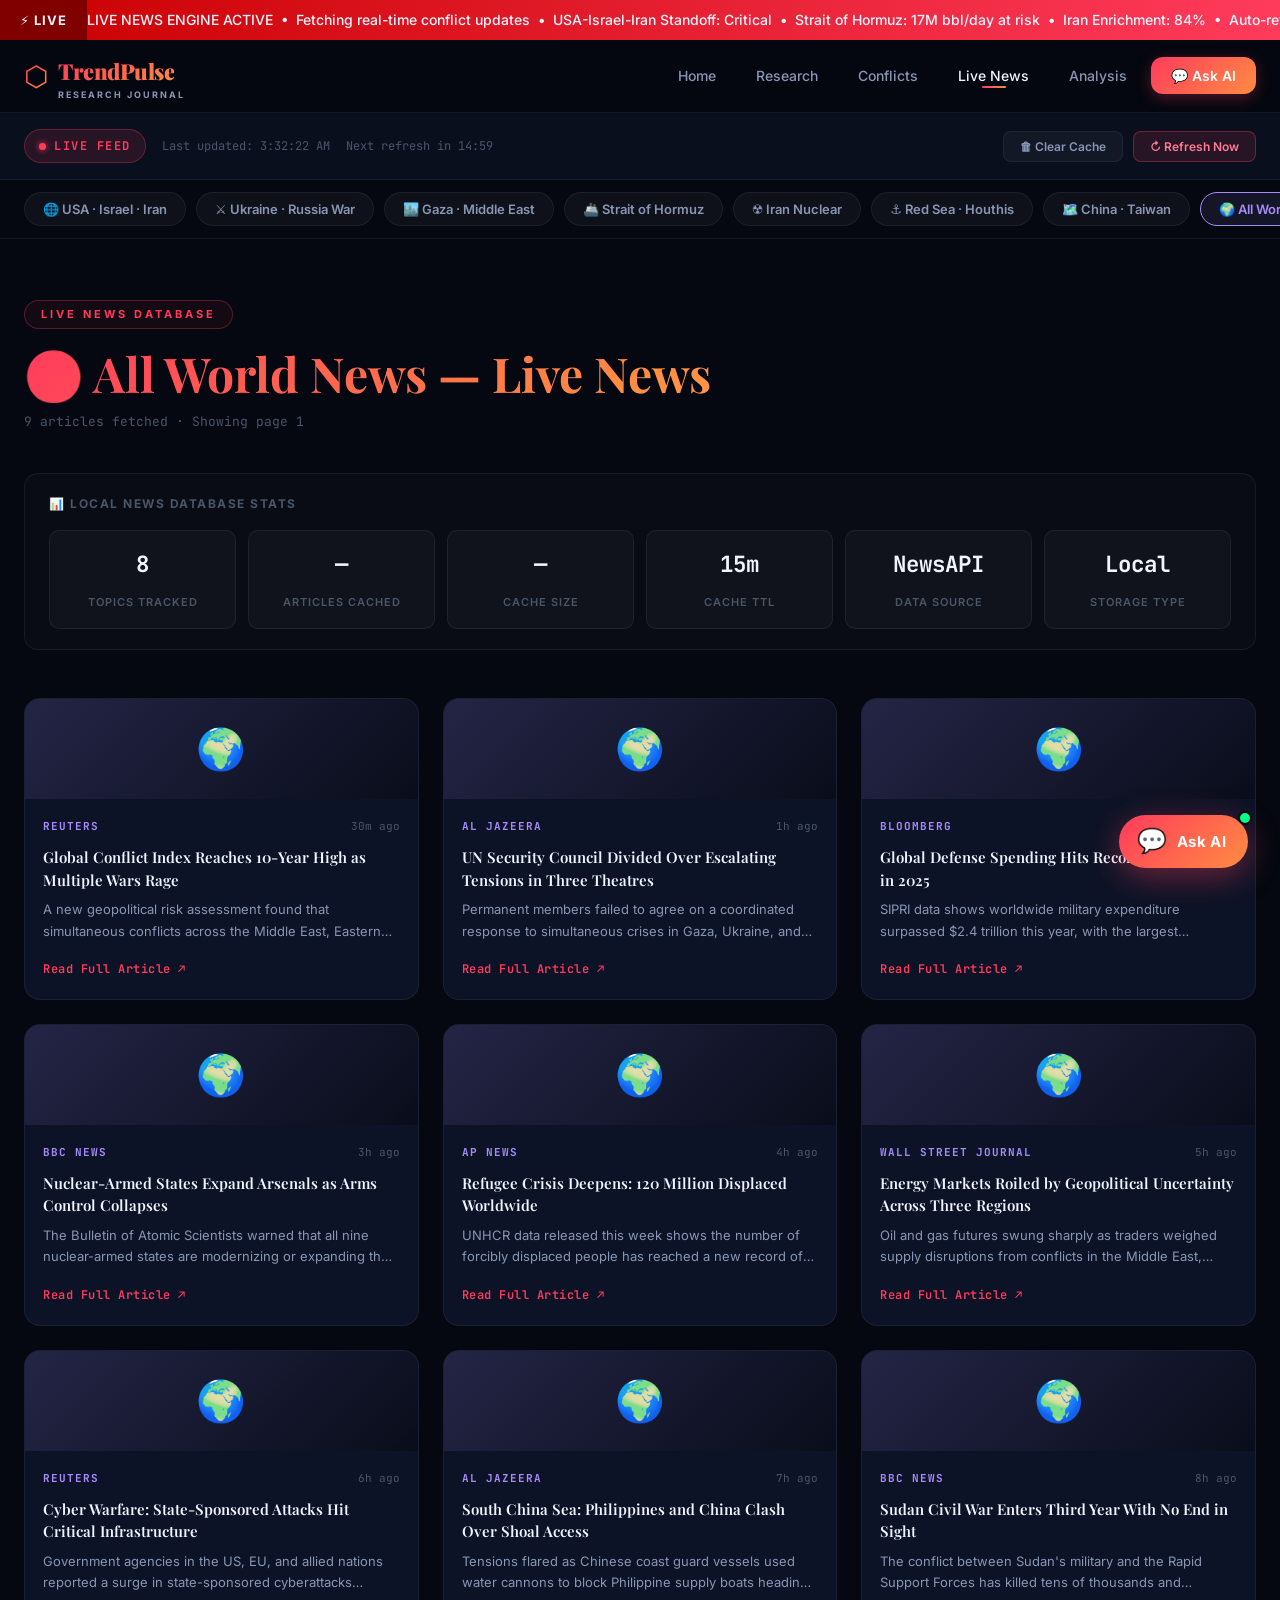
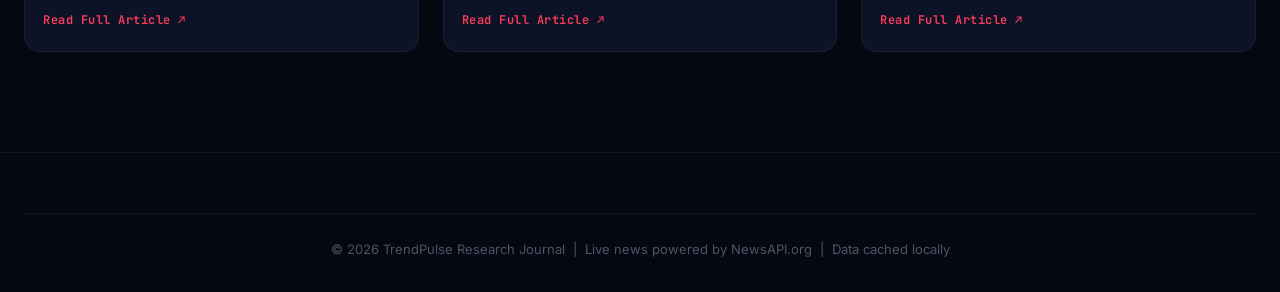
<file: news.html>
<!DOCTYPE html>
<html lang="en">

<head>
    <meta charset="UTF-8" />
    <meta name="viewport" content="width=device-width, initial-scale=1.0" />
    <title>Live News — TrendPulse Global Conflict Research</title>
    <meta name="description"
        content="Real-time live news on USA-Israel-Iran conflict, Strait of Hormuz, Ukraine-Russia war, Gaza, Iran nuclear standoff, Red Sea crisis — powered by live news APIs." />
    <link rel="preconnect" href="https://fonts.googleapis.com" />
    <link
        href="https://fonts.googleapis.com/css2?family=Playfair+Display:wght@400;600;700;900&family=Inter:wght@300;400;500;600;700&family=JetBrains+Mono:wght@400;500&display=swap"
        rel="stylesheet" />
    <link rel="stylesheet" href="css/styles.css" />
    <link rel="stylesheet" href="css/chatbot.css" />
    <style>
        /* ====== NEWS PAGE STYLES ====== */
        .news-controls {
            background: var(--bg-secondary);
            border-bottom: 1px solid var(--border-primary);
            padding: 0;
            position: sticky;
            top: 68px;
            z-index: 90;
        }

        .news-controls-inner {
            max-width: 1280px;
            margin: 0 auto;
            padding: 16px 24px;
            display: flex;
            align-items: center;
            justify-content: space-between;
            gap: 16px;
            flex-wrap: wrap;
        }

        .news-status {
            display: flex;
            align-items: center;
            gap: 16px;
            flex-wrap: wrap;
        }

        .live-badge {
            display: inline-flex;
            align-items: center;
            gap: 8px;
            padding: 6px 14px;
            background: rgba(255, 59, 92, 0.12);
            border: 1px solid rgba(255, 59, 92, 0.3);
            border-radius: 100px;
            font-size: 12px;
            font-weight: 700;
            letter-spacing: 1.5px;
            color: #ff3b5c;
            font-family: var(--font-mono);
        }

        .live-badge-dot {
            width: 7px;
            height: 7px;
            background: #ff3b5c;
            border-radius: 50%;
            box-shadow: 0 0 6px #ff3b5c;
            animation: livepulse 1.2s ease-in-out infinite;
        }

        @keyframes livepulse {

            0%,
            100% {
                opacity: 1;
                transform: scale(1);
            }

            50% {
                opacity: 0.4;
                transform: scale(0.8);
            }
        }

        .status-text {
            font-size: 12px;
            color: var(--text-muted);
            font-family: var(--font-mono);
        }

        .news-actions {
            display: flex;
            gap: 10px;
        }

        .action-btn {
            padding: 7px 16px;
            border-radius: 8px;
            font-size: 12px;
            font-weight: 600;
            cursor: pointer;
            font-family: var(--font-body);
            transition: all 0.2s;
            border: 1px solid var(--border-primary);
            background: rgba(255, 255, 255, 0.04);
            color: var(--text-secondary);
        }

        .action-btn:hover {
            border-color: var(--accent-red);
            color: var(--accent-red);
            background: rgba(255, 59, 92, 0.08);
        }

        .action-btn.primary {
            background: rgba(255, 59, 92, 0.12);
            border-color: rgba(255, 59, 92, 0.35);
            color: #ff7b91;
        }

        /* Topic Tabs */
        .topic-tabs-wrapper {
            background: var(--bg-primary);
            border-bottom: 1px solid var(--border-primary);
            overflow-x: auto;
            scrollbar-width: none;
        }

        .topic-tabs-wrapper::-webkit-scrollbar {
            display: none;
        }

        #newsTopicTabs {
            max-width: 1280px;
            margin: 0 auto;
            padding: 12px 24px;
            display: flex;
            gap: 10px;
            white-space: nowrap;
        }

        .topic-tab {
            padding: 8px 18px;
            background: rgba(255, 255, 255, 0.04);
            border: 1px solid var(--border-primary);
            border-radius: 100px;
            cursor: pointer;
            font-size: 13px;
            font-weight: 600;
            color: var(--text-secondary);
            transition: all 0.2s;
            font-family: var(--font-body);
            white-space: nowrap;
            flex-shrink: 0;
        }

        .topic-tab:hover {
            background: rgba(255, 255, 255, 0.07);
            color: var(--text-primary);
        }

        /* Page Hero */
        .news-hero {
            padding: 60px 24px 40px;
            max-width: 1280px;
            margin: 0 auto;
        }

        .news-hero h1 {
            font-family: var(--font-display);
            font-size: clamp(1.8rem, 4vw, 3rem);
            margin-bottom: 8px;
            line-height: 1.2;
        }

        .news-hero p {
            color: var(--text-muted);
            font-family: var(--font-mono);
            font-size: 13px;
        }

        /* API Key Notice */
        .api-notice {
            max-width: 1280px;
            margin: 0 auto 32px;
            padding: 0 24px;
        }

        .api-notice-inner {
            background: linear-gradient(135deg, rgba(255, 209, 102, 0.06), rgba(255, 140, 66, 0.06));
            border: 1px solid rgba(255, 209, 102, 0.25);
            border-radius: 14px;
            padding: 18px 24px;
            display: flex;
            align-items: flex-start;
            gap: 14px;
        }

        .api-notice-icon {
            font-size: 24px;
            flex-shrink: 0;
            margin-top: 2px;
        }

        .api-notice-text h4 {
            font-size: 14px;
            font-weight: 700;
            color: #ffd166;
            margin-bottom: 6px;
        }

        .api-notice-text p {
            font-size: 13px;
            color: var(--text-secondary);
            line-height: 1.7;
            margin: 0;
        }

        .api-notice-text a {
            color: #ffd166;
            text-decoration: underline;
        }

        .api-notice-text code {
            background: rgba(255, 255, 255, 0.08);
            padding: 2px 8px;
            border-radius: 4px;
            font-family: var(--font-mono);
            font-size: 12px;
            color: #ff8c42;
        }

        /* News Grid */
        #newsGrid {
            max-width: 1280px;
            margin: 0 auto;
            padding: 0 24px 40px;
            display: grid;
            grid-template-columns: repeat(auto-fill, minmax(340px, 1fr));
            gap: 24px;
        }

        .news-card {
            background: var(--bg-card);
            border: 1px solid var(--border-primary);
            border-radius: 16px;
            overflow: hidden;
            cursor: pointer;
            transition: transform 0.25s, border-color 0.25s, box-shadow 0.25s;
        }

        .news-card:hover {
            transform: translateY(-4px);
            border-color: rgba(255, 59, 92, 0.3);
            box-shadow: 0 12px 40px rgba(0, 0, 0, 0.35);
        }

        .nc-img {
            width: 100%;
            height: 180px;
            background-size: cover;
            background-position: center;
            background-color: var(--bg-secondary);
        }

        .nc-img-placeholder {
            height: 100px;
        }

        .nc-body {
            padding: 18px;
        }

        .nc-meta {
            display: flex;
            justify-content: space-between;
            align-items: center;
            margin-bottom: 10px;
        }

        .nc-source {
            font-size: 11px;
            font-weight: 700;
            letter-spacing: 1px;
            text-transform: uppercase;
            font-family: var(--font-mono);
        }

        .nc-time {
            font-size: 11px;
            color: var(--text-muted);
            font-family: var(--font-mono);
        }

        .nc-title {
            font-size: 15px;
            font-weight: 600;
            line-height: 1.5;
            color: var(--text-primary);
            margin-bottom: 8px;
            display: -webkit-box;
            -webkit-line-clamp: 3;
            line-clamp: 3;
            -webkit-box-orient: vertical;
            overflow: hidden;
            font-family: var(--font-display);
        }

        .nc-desc {
            font-size: 13px;
            color: var(--text-secondary);
            line-height: 1.65;
            margin-bottom: 12px;
            display: -webkit-box;
            -webkit-line-clamp: 2;
            line-clamp: 2;
            -webkit-box-orient: vertical;
            overflow: hidden;
        }

        .nc-read {
            font-size: 12px;
            font-weight: 600;
            color: var(--accent-red);
            font-family: var(--font-mono);
            letter-spacing: 0.5px;
        }

        /* Loading & Empty */
        .news-loading {
            grid-column: 1 / -1;
            display: flex;
            flex-direction: column;
            align-items: center;
            justify-content: center;
            padding: 80px 24px;
            gap: 16px;
            color: var(--text-muted);
        }

        .nl-spinner {
            width: 40px;
            height: 40px;
            border: 3px solid rgba(255, 59, 92, 0.2);
            border-top-color: #ff3b5c;
            border-radius: 50%;
            animation: spin 0.8s linear infinite;
        }

        @keyframes spin {
            to {
                transform: rotate(360deg);
            }
        }

        .news-empty {
            grid-column: 1 / -1;
            text-align: center;
            padding: 60px 24px;
            color: var(--text-muted);
            font-size: 15px;
        }

        /* Pagination */
        #newsPagination {
            max-width: 1280px;
            margin: 0 auto 60px;
            padding: 0 24px;
            display: flex;
            gap: 8px;
            justify-content: center;
        }

        .pag-btn {
            padding: 8px 16px;
            background: rgba(255, 255, 255, 0.04);
            border: 1px solid var(--border-primary);
            border-radius: 8px;
            color: var(--text-secondary);
            cursor: pointer;
            font-size: 13px;
            font-weight: 600;
            transition: all 0.2s;
            font-family: var(--font-body);
        }

        .pag-btn:hover,
        .pag-btn.active {
            background: rgba(255, 59, 92, 0.12);
            border-color: rgba(255, 59, 92, 0.4);
            color: #ff7b91;
        }

        /* DB Stats Panel */
        .db-panel {
            max-width: 1280px;
            margin: 0 auto 48px;
            padding: 0 24px;
        }

        .db-panel-inner {
            background: rgba(255, 255, 255, 0.02);
            border: 1px solid var(--border-primary);
            border-radius: 14px;
            padding: 20px 24px;
        }

        .db-panel-inner h4 {
            font-size: 12px;
            font-weight: 700;
            letter-spacing: 1.5px;
            text-transform: uppercase;
            color: var(--text-muted);
            margin-bottom: 16px;
            display: flex;
            align-items: center;
            gap: 8px;
        }

        .db-stats-grid {
            display: grid;
            grid-template-columns: repeat(auto-fit, minmax(140px, 1fr));
            gap: 12px;
        }

        .db-stat {
            background: rgba(255, 255, 255, 0.03);
            border: 1px solid var(--border-primary);
            border-radius: 10px;
            padding: 14px;
            text-align: center;
        }

        .db-stat-num {
            display: block;
            font-family: var(--font-mono);
            font-size: 1.4rem;
            font-weight: 700;
            color: var(--text-primary);
            margin-bottom: 4px;
        }

        .db-stat-lbl {
            font-size: 11px;
            color: var(--text-muted);
            text-transform: uppercase;
            letter-spacing: 1px;
            font-weight: 600;
        }
    </style>
</head>

<body>

    <!-- BREAKING BAR -->
    <div class="breaking-bar">
        <span class="breaking-label">&#9889; LIVE</span>
        <div class="ticker-wrapper">
            <div class="ticker-track">
                <span>LIVE NEWS ENGINE ACTIVE &nbsp;&bull;&nbsp; Fetching real-time conflict updates &nbsp;&bull;&nbsp;
                    USA-Israel-Iran Standoff: Critical &nbsp;&bull;&nbsp; Strait of Hormuz: 17M bbl/day at risk
                    &nbsp;&bull;&nbsp; Iran Enrichment: 84% &nbsp;&bull;&nbsp; Auto-refresh every 15 minutes
                    &nbsp;&bull;&nbsp; Powered by NewsAPI</span>
                <span>LIVE NEWS ENGINE ACTIVE &nbsp;&bull;&nbsp; Fetching real-time conflict updates &nbsp;&bull;&nbsp;
                    USA-Israel-Iran Standoff: Critical &nbsp;&bull;&nbsp; Strait of Hormuz: 17M bbl/day at risk
                    &nbsp;&bull;&nbsp; Iran Enrichment: 84% &nbsp;&bull;&nbsp; Auto-refresh every 15 minutes
                    &nbsp;&bull;&nbsp; Powered by NewsAPI</span>
            </div>
        </div>
    </div>

    <!-- NAVBAR -->
    <nav class="navbar" id="navbar">
        <div class="nav-container">
            <div class="nav-brand">
                <div class="brand-logo">
                    <span class="logo-icon">&#11041;</span>
                    <div class="brand-text">
                        <span class="brand-name">TrendPulse</span>
                        <span class="brand-tagline">RESEARCH JOURNAL</span>
                    </div>
                </div>
            </div>
            <ul class="nav-links" id="navLinks">
                <li><a href="index.html" class="nav-link">Home</a></li>
                <li><a href="research.html" class="nav-link">Research</a></li>
                <li><a href="conflicts.html" class="nav-link">Conflicts</a></li>
                <li><a href="news.html" class="nav-link active">Live News</a></li>
                <li><a href="analysis.html" class="nav-link">Analysis</a></li>
                <li><a href="#" class="nav-link nav-cta" id="openChatNavBtn">&#128172; Ask AI</a></li>
            </ul>
            <button class="hamburger" id="hamburger"><span></span><span></span><span></span></button>
        </div>
    </nav>

    <!-- LIVE STATUS BAR -->
    <div class="news-controls">
        <div class="news-controls-inner">
            <div class="news-status">
                <span class="live-badge"><span class="live-badge-dot"></span>LIVE FEED</span>
                <span class="status-text" id="lastRefreshed">Initializing…</span>
                <span class="status-text" id="refreshCountdown"></span>
            </div>
            <div class="news-actions">
                <button class="action-btn" onclick="TrendPulseNews.clearCache()">&#128465; Clear Cache</button>
                <button class="action-btn primary" onclick="TrendPulseNews.refresh()">&#8635; Refresh Now</button>
            </div>
        </div>
    </div>

    <!-- TOPIC TABS -->
    <div class="topic-tabs-wrapper">
        <div id="newsTopicTabs"><!-- JS renders tabs --></div>
    </div>

    <!-- HERO -->
    <div class="news-hero">
        <div class="section-tag">LIVE NEWS DATABASE</div>
        <h1 id="newsHeading"
            style="background:linear-gradient(135deg,#ff3b5c,#ff8c42,#ffd166);-webkit-background-clip:text;-webkit-text-fill-color:transparent;background-clip:text;">
            🌍 World News — Live</h1>
        <p id="newsSubheading">Loading articles…</p>
    </div>

    <!-- API KEY NOTICE (hidden by default since key is configured) -->
    <div class="api-notice" id="apiNotice" style="display:none;">
        <div class="api-notice-inner">
            <div class="api-notice-icon">📡</div>
            <div class="api-notice-text">
                <h4>Live News — Browser Fetch Limited</h4>
                <p>
                    NewsAPI free tier restricts direct browser requests on deployed sites (CORS policy).
                    Articles shown below are recent cached stories. For unrestricted live data, a server-side proxy is
                    required.<br><br>
                    <strong style="color:#ffd166;">Showing latest available articles from the news cache.</strong>
                </p>
            </div>
        </div>
    </div>

    <!-- DATABASE STATS -->
    <div class="db-panel">
        <div class="db-panel-inner">
            <h4>&#128202; Local News Database Stats</h4>
            <div class="db-stats-grid" id="dbStatsGrid">
                <div class="db-stat"><span class="db-stat-num" id="db-topics">8</span><span class="db-stat-lbl">Topics
                        Tracked</span></div>
                <div class="db-stat"><span class="db-stat-num" id="db-articles">—</span><span
                        class="db-stat-lbl">Articles Cached</span></div>
                <div class="db-stat"><span class="db-stat-num" id="db-size">—</span><span class="db-stat-lbl">Cache
                        Size</span></div>
                <div class="db-stat"><span class="db-stat-num" id="db-ttl">15m</span><span class="db-stat-lbl">Cache
                        TTL</span></div>
                <div class="db-stat"><span class="db-stat-num" id="db-source">NewsAPI</span><span
                        class="db-stat-lbl">Data Source</span></div>
                <div class="db-stat"><span class="db-stat-num" id="db-storage">Local</span><span
                        class="db-stat-lbl">Storage Type</span></div>
            </div>
        </div>
    </div>

    <!-- NEWS GRID -->
    <div id="newsGrid">
        <div class="news-loading">
            <div class="nl-spinner"></div>
            <p>Fetching live conflict news…</p>
        </div>
    </div>

    <!-- PAGINATION -->
    <div id="newsPagination"></div>

    <!-- CHATBOT -->
    <div class="chatbot-fab" id="chatbotFab">
        <div class="fab-icon">&#128172;</div>
        <div class="fab-pulse"></div>
        <span class="fab-label">Ask AI</span>
    </div>
    <div class="chatbot-window" id="chatbotWindow">
        <div class="chat-header">
            <div class="chat-header-info">
                <div class="chat-avatar">&#129302;</div>
                <div>
                    <div class="chat-name">TrendPulse AI</div>
                    <div class="chat-status"><span class="status-dot"></span> Research Assistant &bull; Online</div>
                </div>
            </div>
            <div class="chat-header-actions">
                <button class="chat-minimize" id="chatMinimize">&minus;</button>
                <button class="chat-close" id="chatClose">&times;</button>
            </div>
        </div>
        <div class="chat-messages" id="chatMessages">
            <div class="message bot-message">
                <div class="message-avatar">&#129302;</div>
                <div class="message-bubble">
                    <p>You're on the Live News page. Ask me about any breaking story or conflict for detailed analysis!
                    </p>
                </div>
            </div>
        </div>
        <div class="chat-suggestions" id="chatSuggestions">
            <button class="suggestion-chip" onclick="sendSuggestion(this)">What's happening with Iran?</button>
            <button class="suggestion-chip" onclick="sendSuggestion(this)">Explain the Strait of Hormuz</button>
            <button class="suggestion-chip" onclick="sendSuggestion(this)">Latest on Ukraine war?</button>
        </div>
        <div class="chat-input-area">
            <input type="text" id="chatInput" class="chat-input" placeholder="Ask about any conflict…" />
            <button class="chat-send" id="chatSend" onclick="sendMessage()">
                <svg width="20" height="20" viewBox="0 0 24 24" fill="none" stroke="currentColor" stroke-width="2">
                    <line x1="22" y1="2" x2="11" y2="13" />
                    <polygon points="22 2 15 22 11 13 2 9 22 2" />
                </svg>
            </button>
        </div>
    </div>

    <footer class="footer">
        <div class="container">
            <div class="footer-bottom">
                <p>&copy; 2026 TrendPulse Research Journal &nbsp;|&nbsp; Live news powered by NewsAPI.org &nbsp;|&nbsp;
                    Data cached locally
                </p>
            </div>
        </div>
    </footer>

    <script src="js/main.js"></script>
    <script src="js/chatbot.js"></script>
    <script src="js/news-feed.js"></script>
    <script>
        // Init live news page
        document.addEventListener('DOMContentLoaded', () => {
            TrendPulseNews.init();
            updateDbStats();
        });

        // Update localStorage DB stats
        function updateDbStats() {
            let totalArticles = 0;
            let totalSize = 0;
            Object.keys(localStorage).forEach(k => {
                if (k.startsWith('trendpulse_news_')) {
                    try {
                        const data = JSON.parse(localStorage.getItem(k));
                        if (data?.articles) totalArticles += data.articles.length;
                        totalSize += (localStorage.getItem(k) || '').length;
                    } catch (_) { }
                }
            });
            const el = document.getElementById('db-articles');
            if (el) el.textContent = totalArticles || '—';
            const sizeEl = document.getElementById('db-size');
            if (sizeEl) sizeEl.textContent = totalSize > 0 ? (totalSize / 1024).toFixed(1) + 'KB' : '—';
            setTimeout(updateDbStats, 5000);
        }

        // The API notice is hidden by default (key is already configured).
        // No action needed here — keeping this block for future use.
    </script>
</body>

</html>
</file>
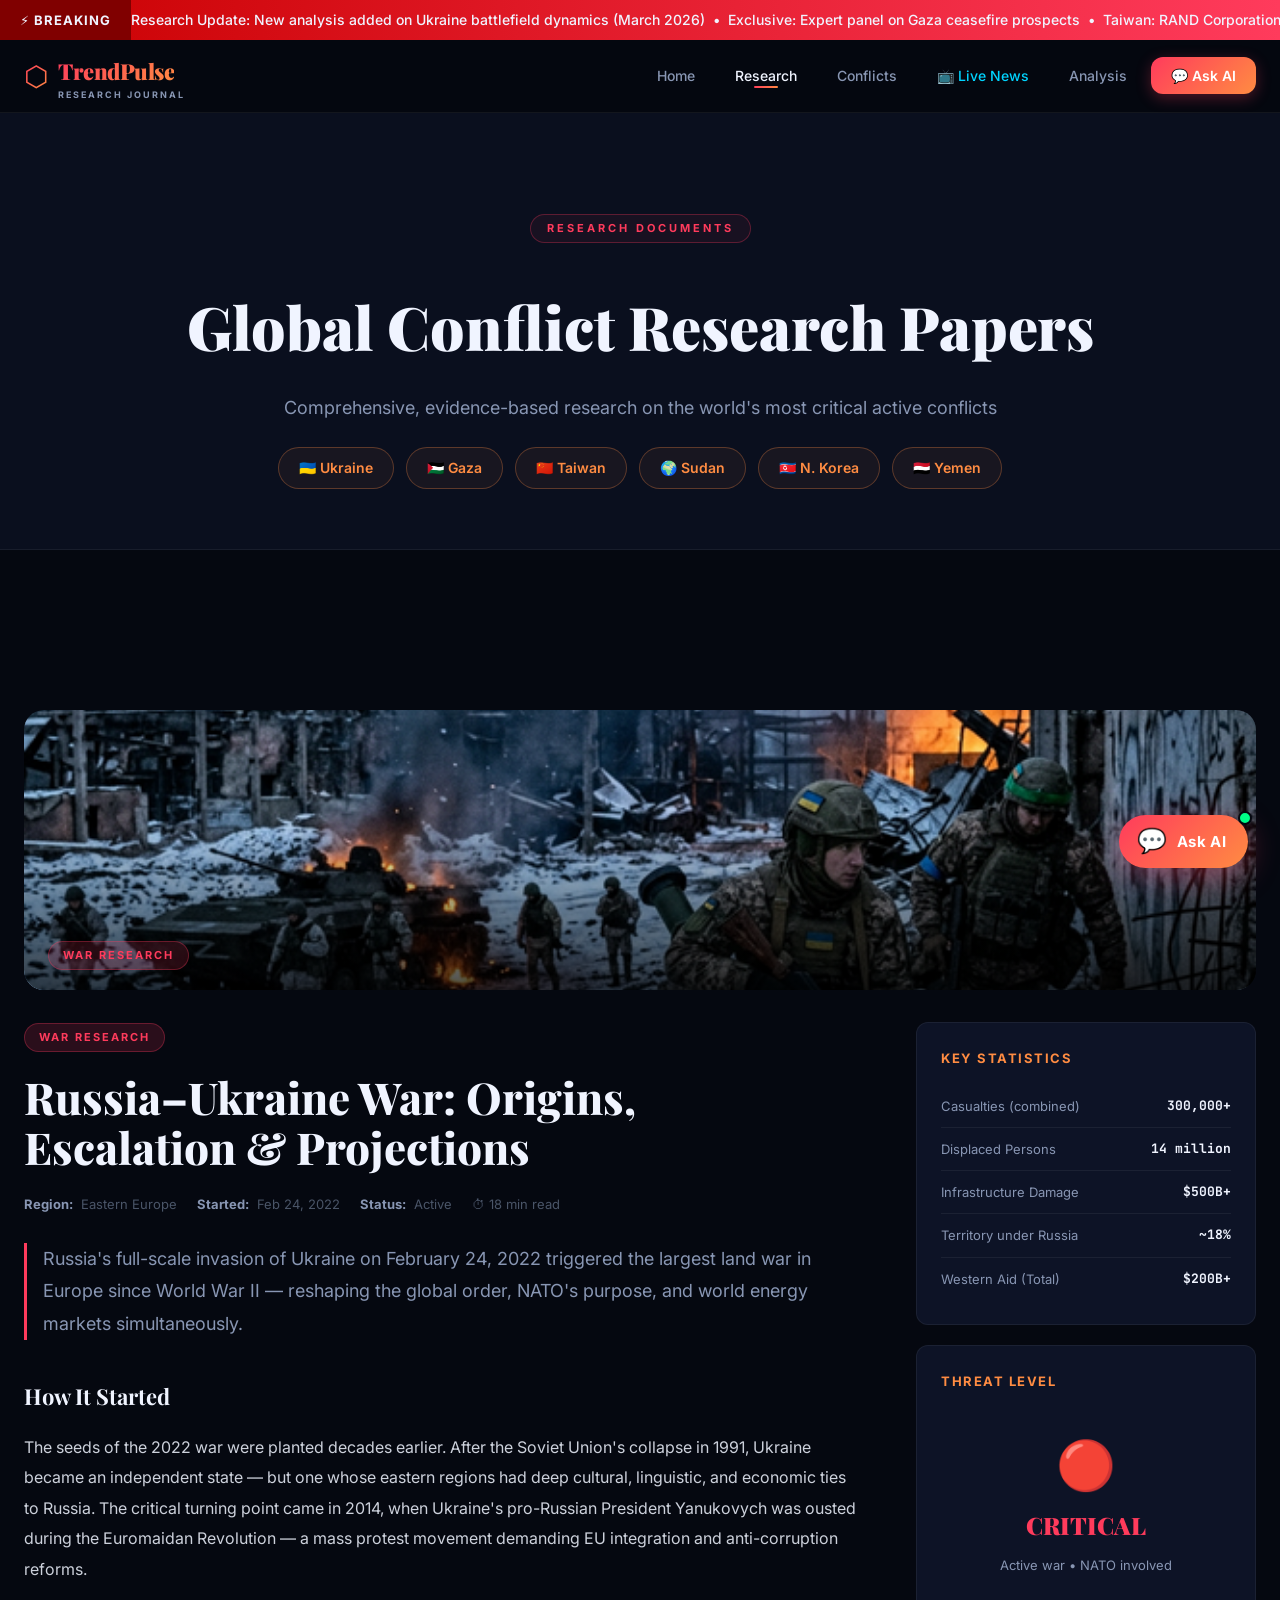
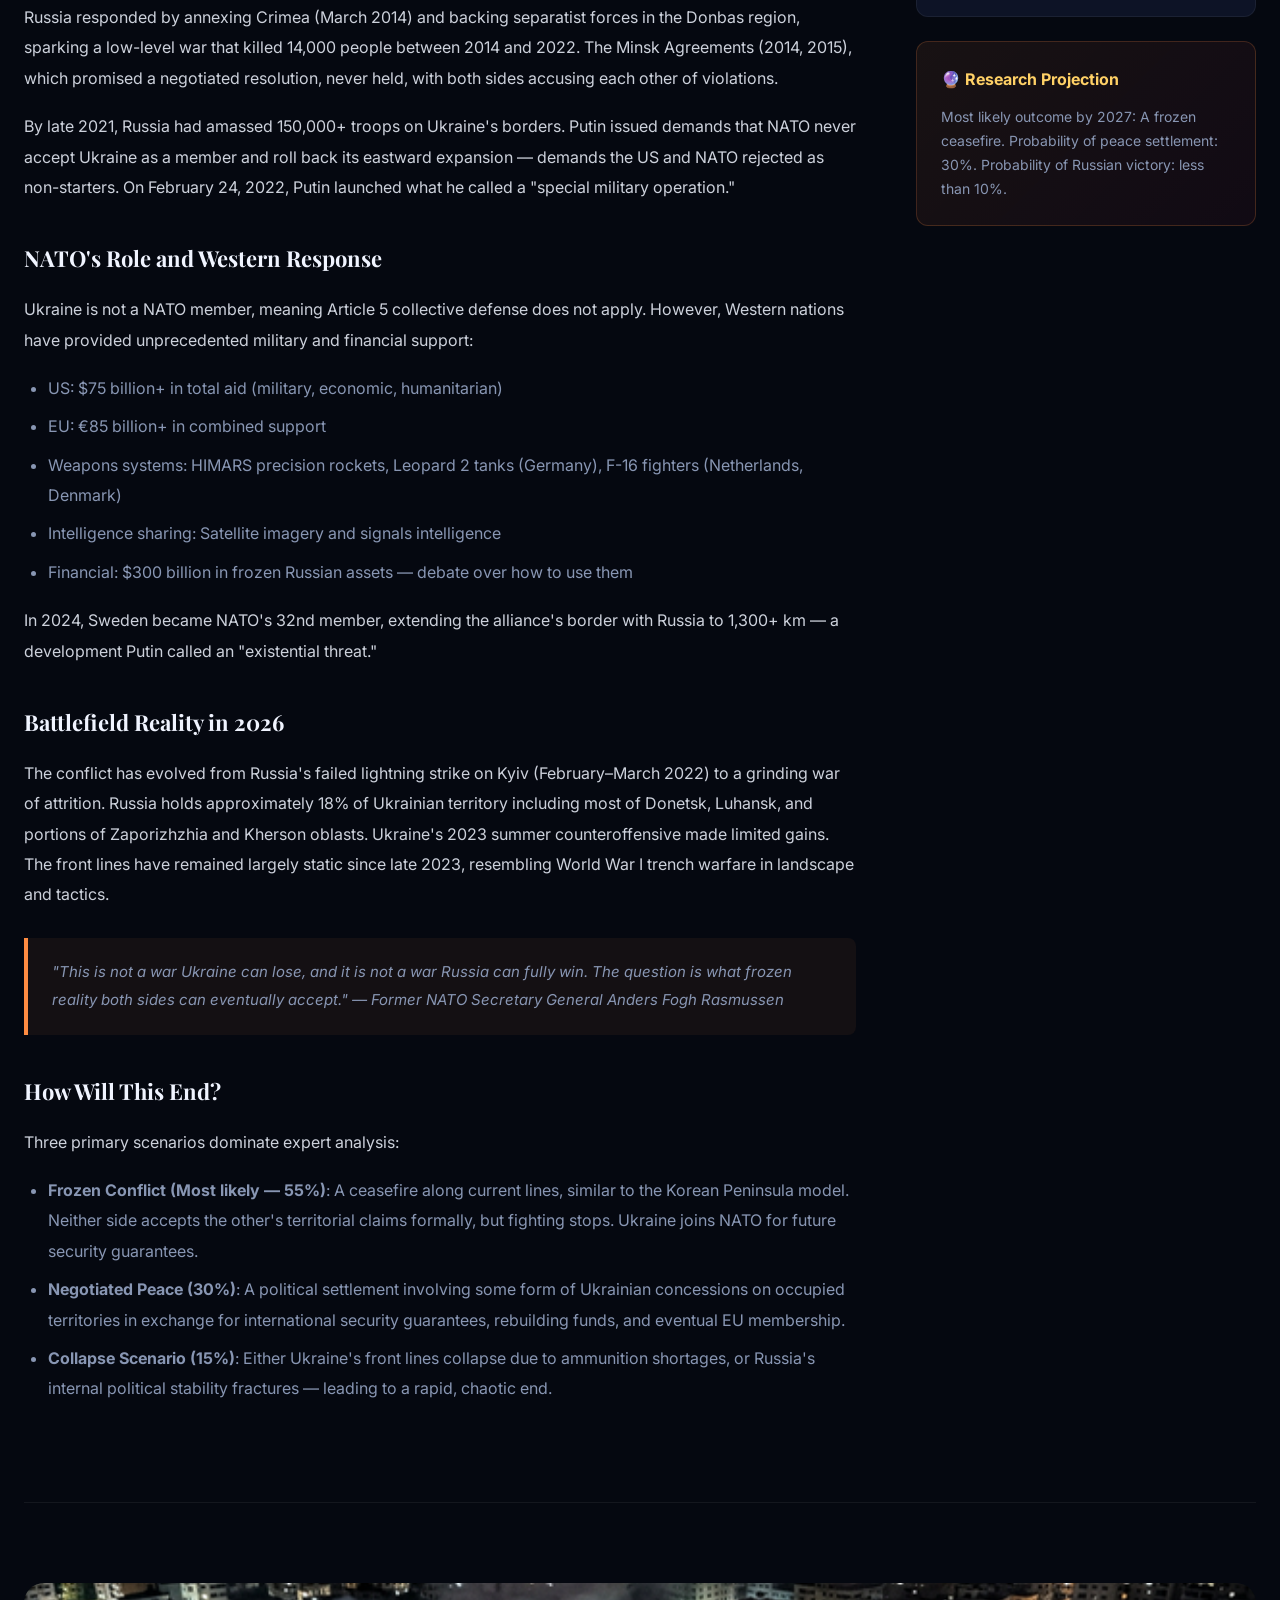
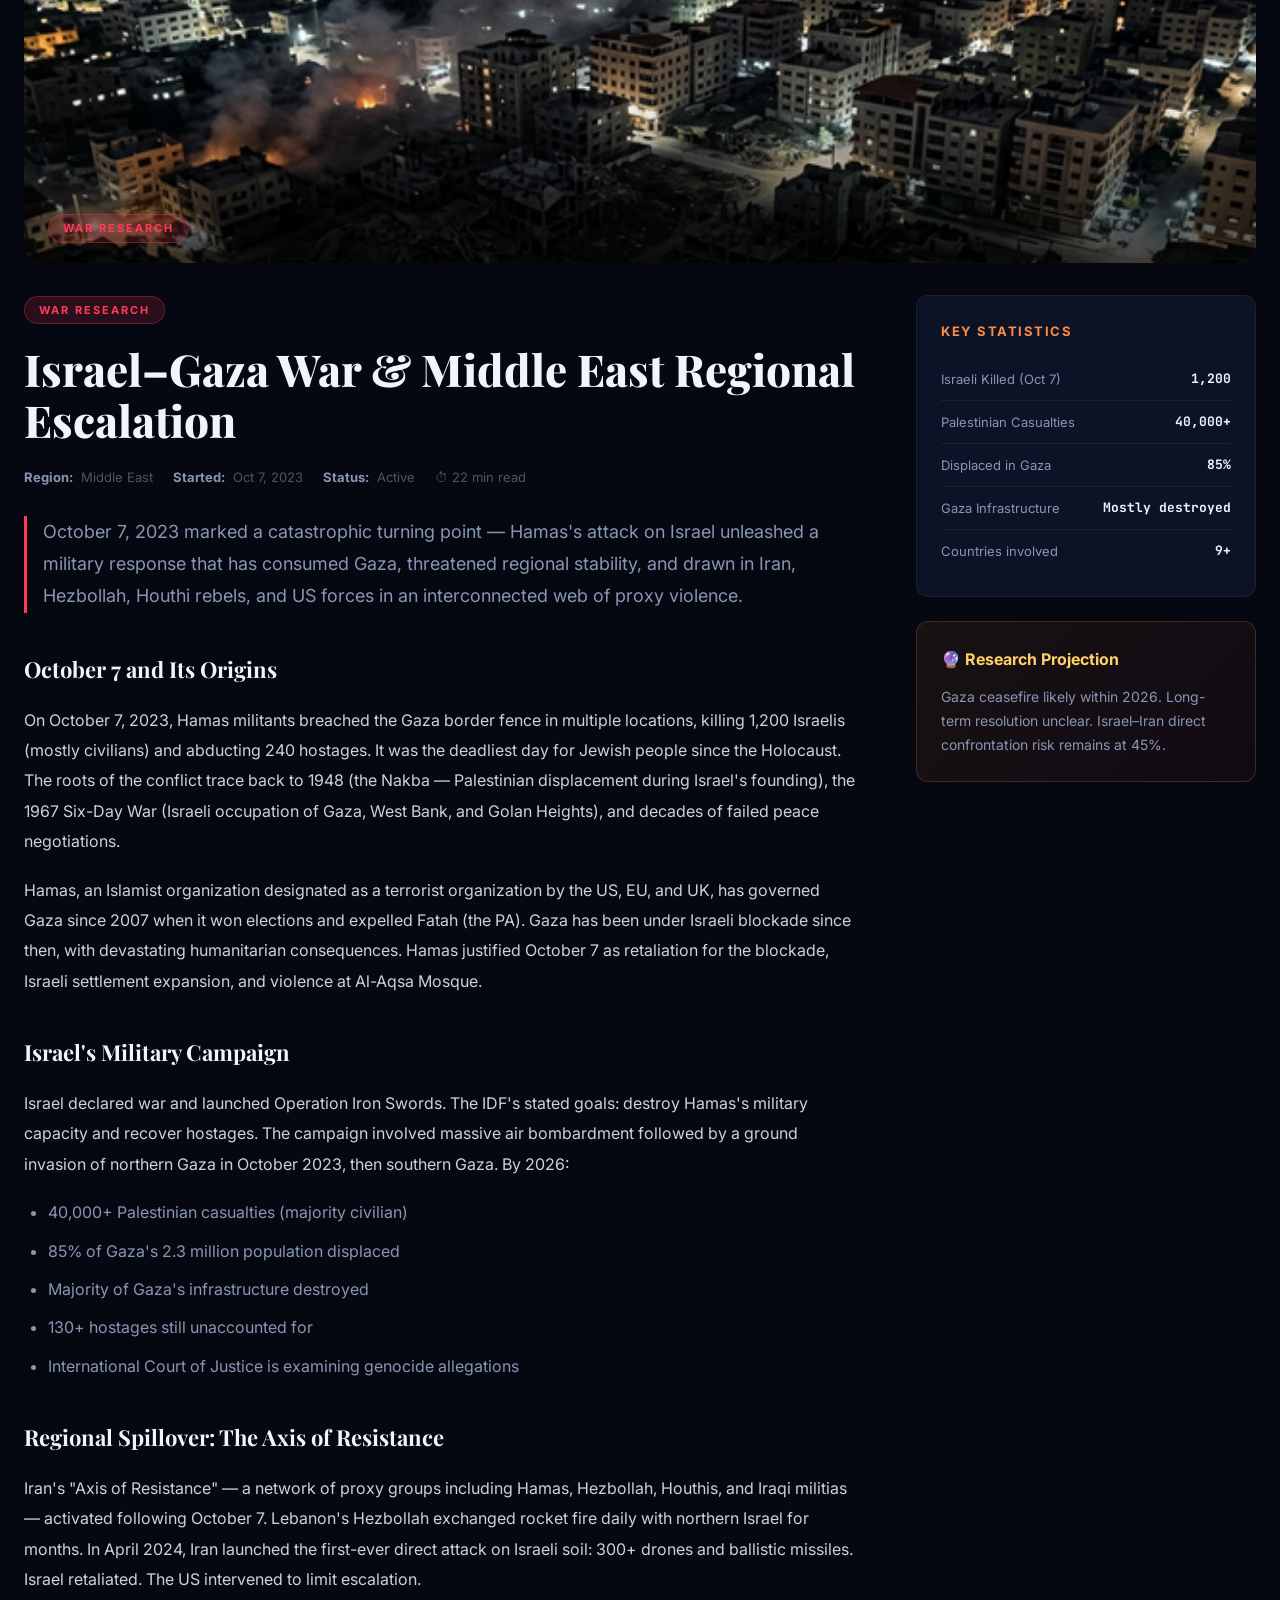
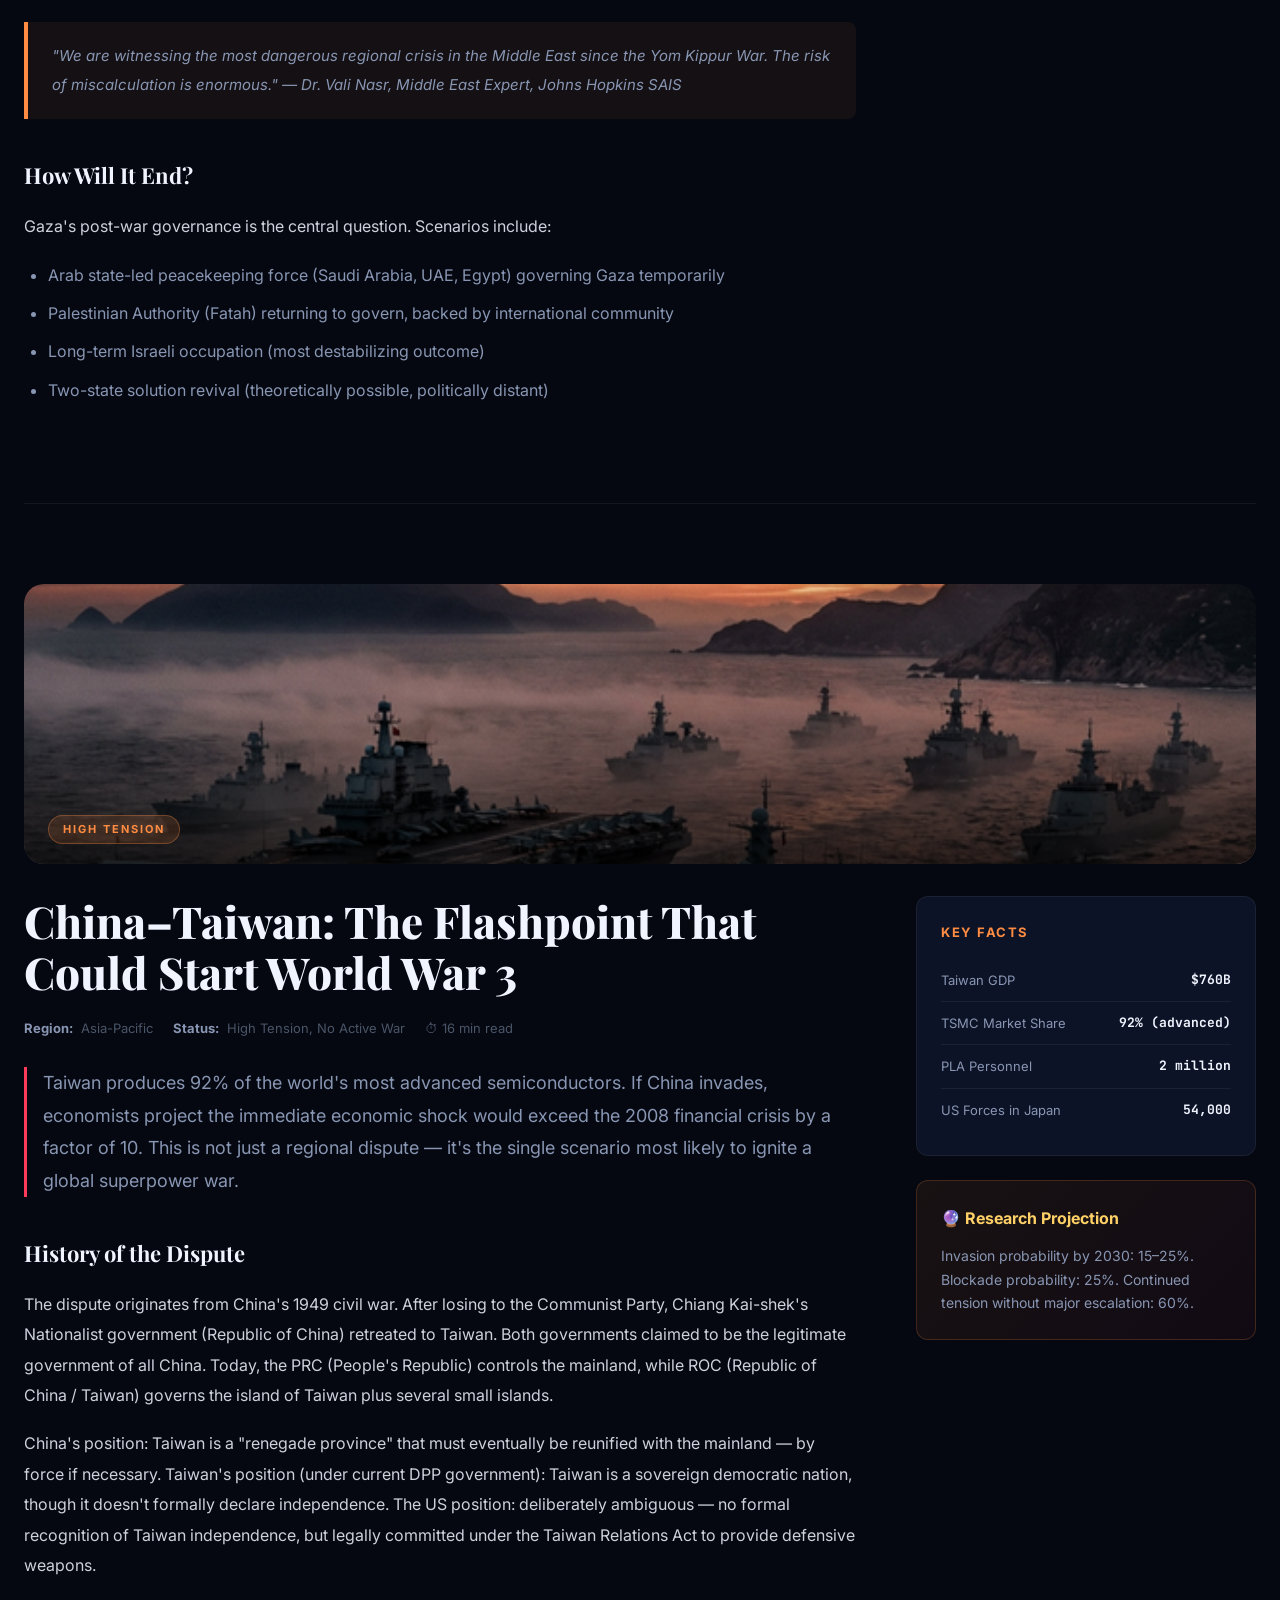
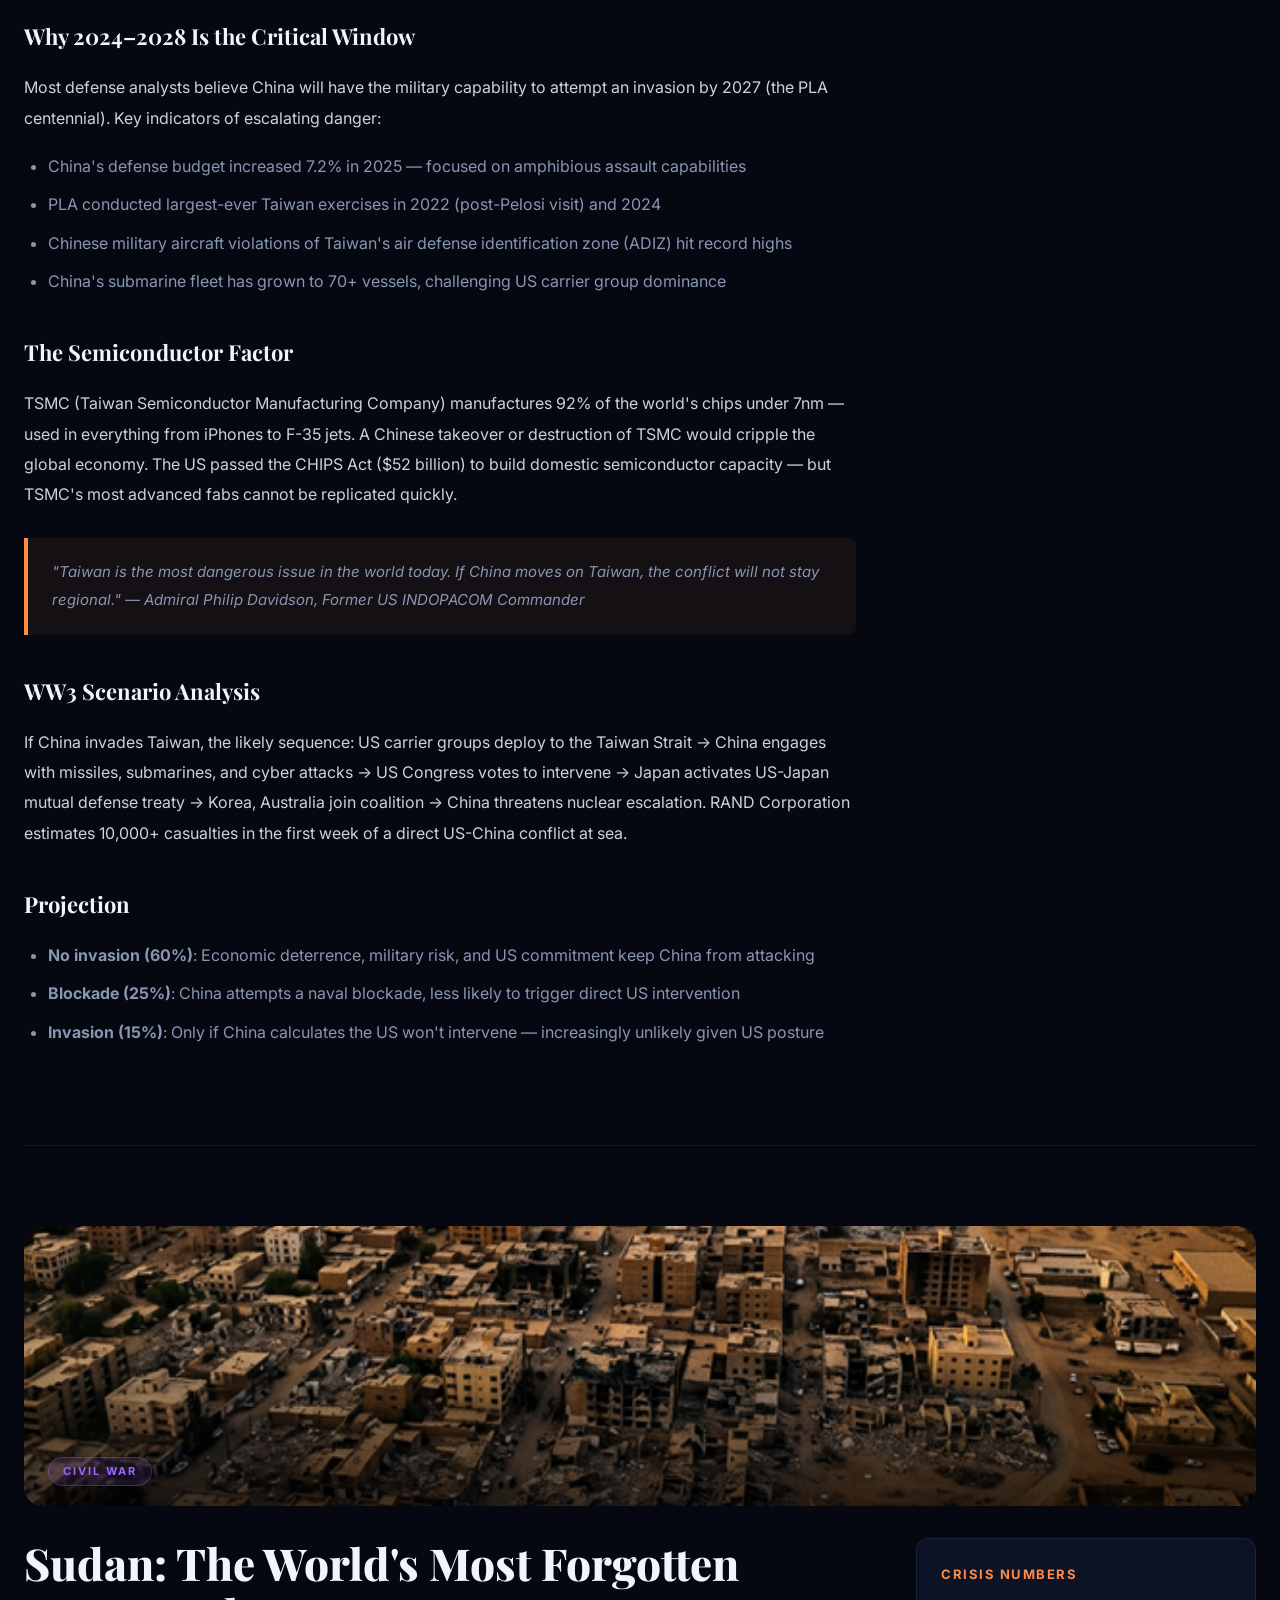
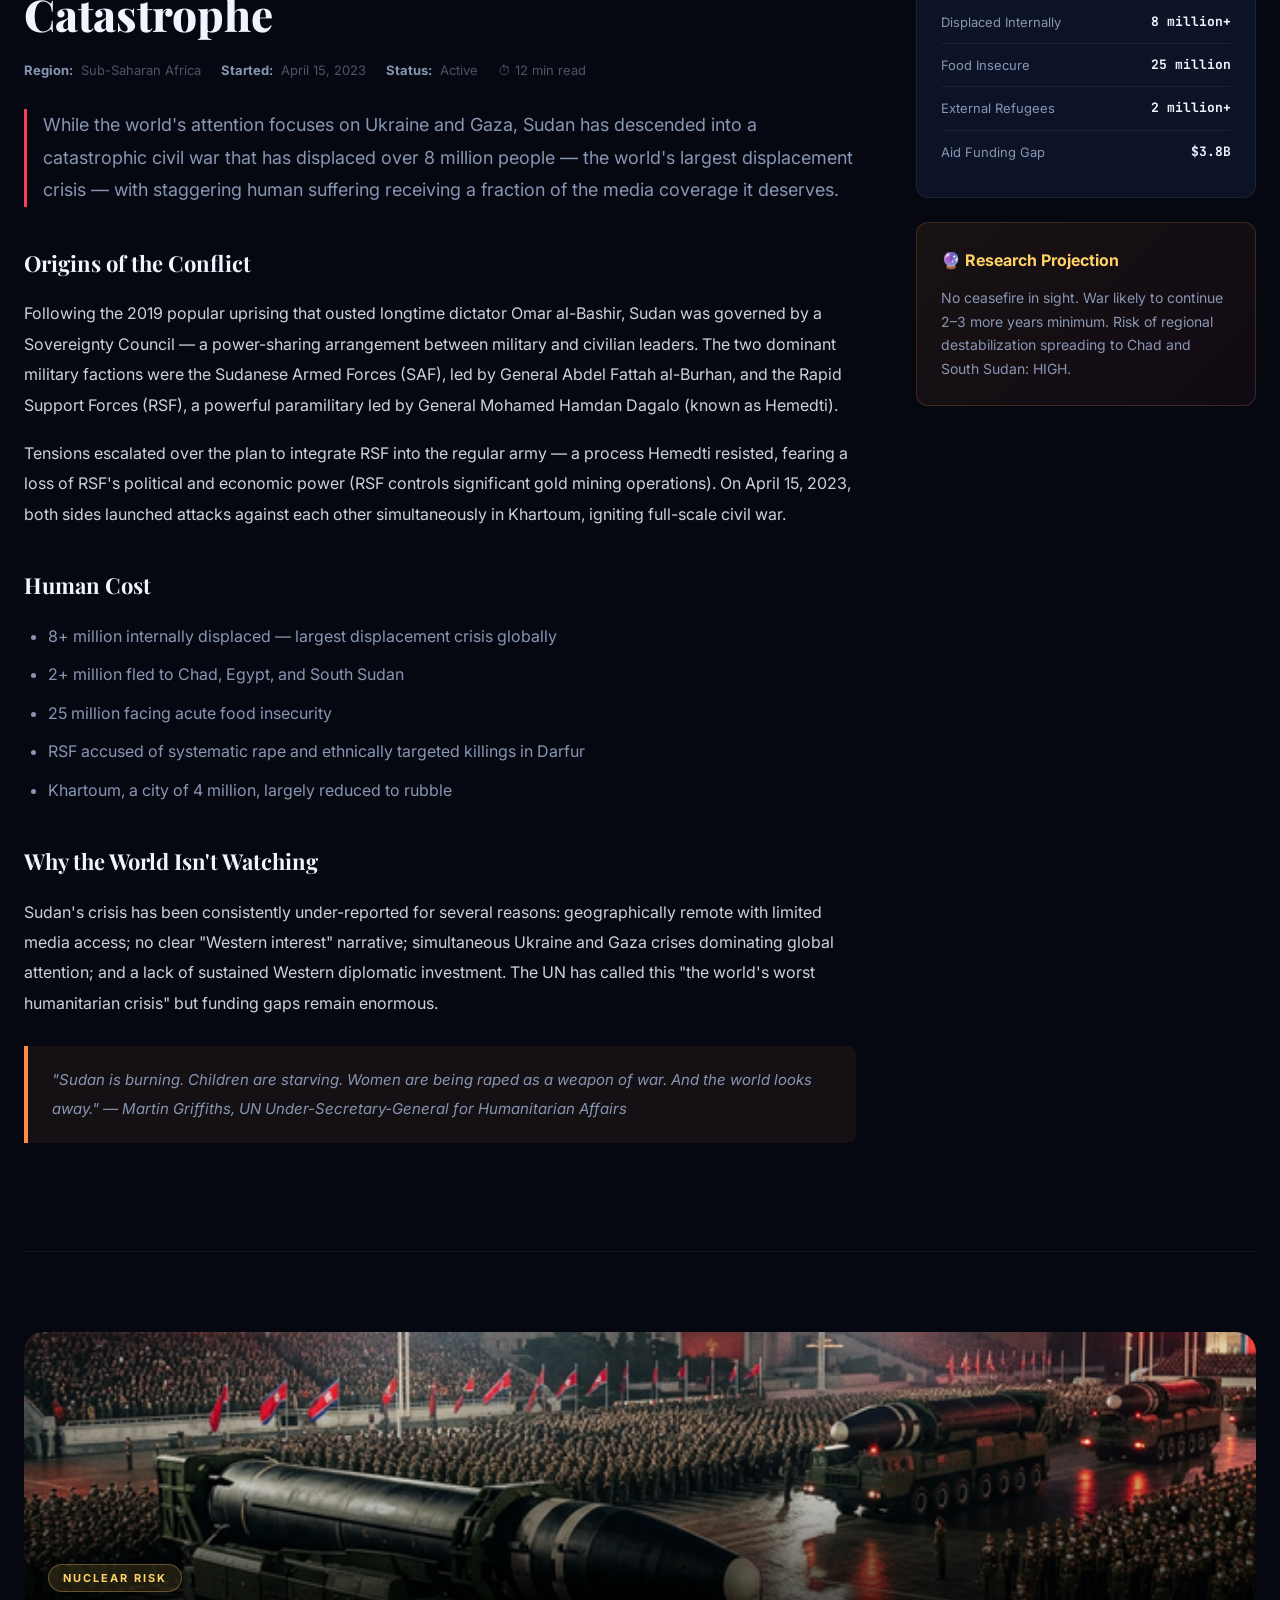
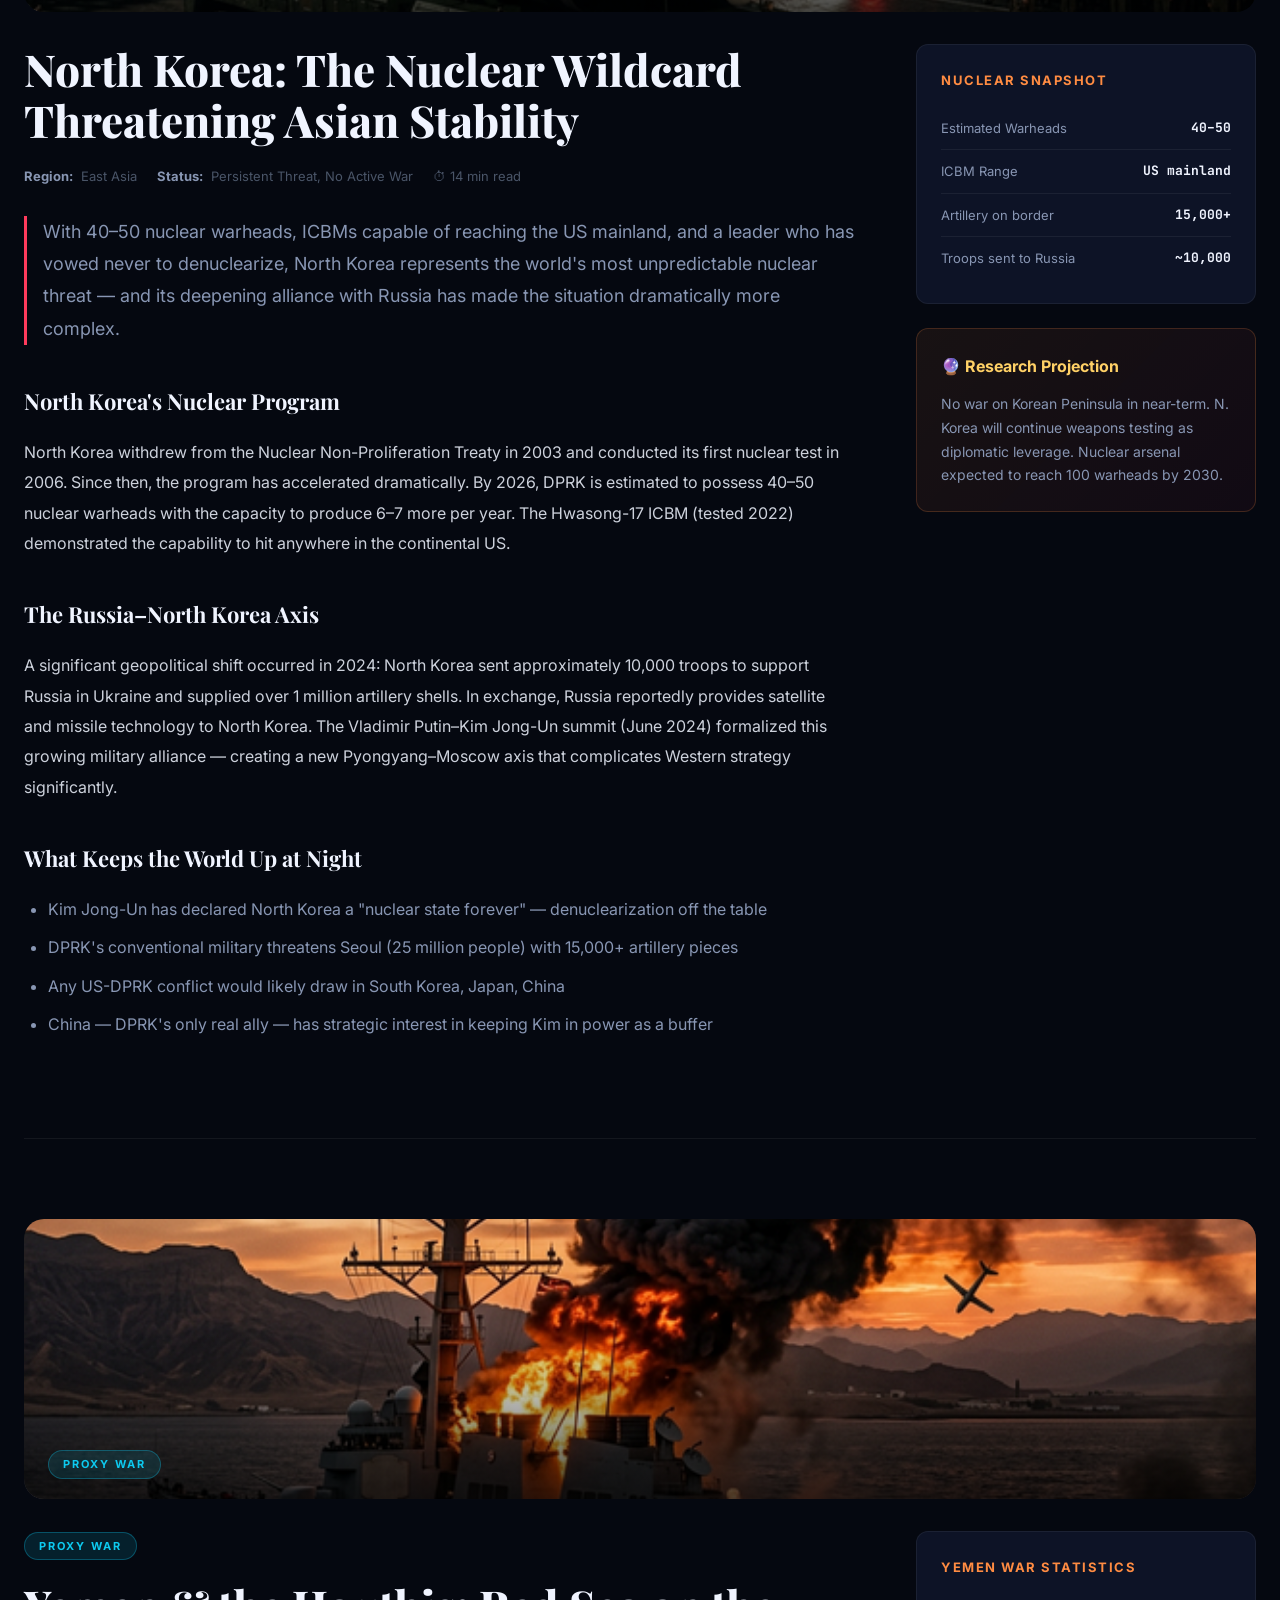
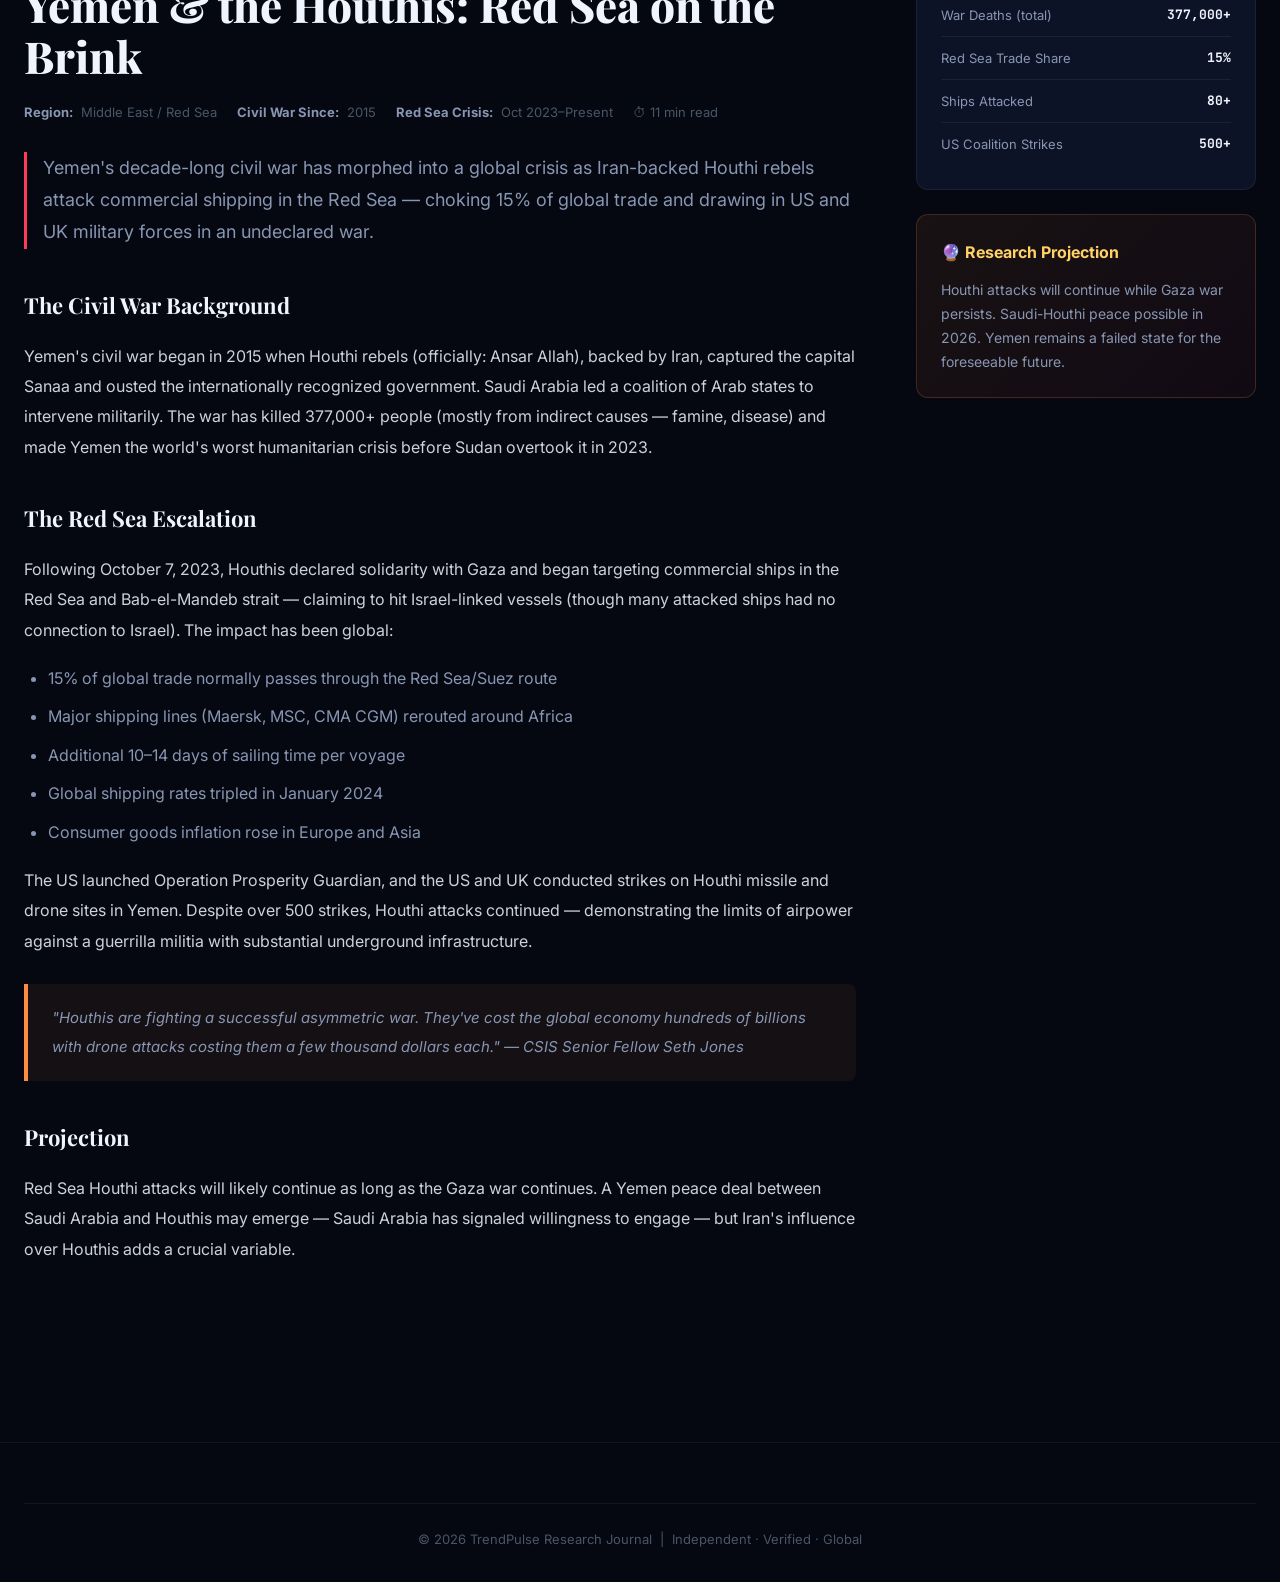
<file: research.html>
<!DOCTYPE html>
<html lang="en">

<head>
    <meta charset="UTF-8" />
    <meta name="viewport" content="width=device-width, initial-scale=1.0" />
    <title>Research Documents — TrendPulse Global Conflict Research</title>
    <meta name="description"
        content="In-depth research documents on Russia-Ukraine war, Israel-Gaza conflict, China-Taiwan tensions, Sudan civil war, North Korea, and Yemen crisis." />
    <link rel="preconnect" href="https://fonts.googleapis.com" />
    <link
        href="https://fonts.googleapis.com/css2?family=Playfair+Display:wght@400;600;700;900&family=Inter:wght@300;400;500;600;700&family=JetBrains+Mono:wght@400;500&display=swap"
        rel="stylesheet" />
    <link rel="stylesheet" href="css/styles.css" />
    <link rel="stylesheet" href="css/chatbot.css" />
</head>

<body>

    <!-- BREAKING BAR -->
    <div class="breaking-bar">
        <span class="breaking-label">⚡ BREAKING</span>
        <div class="ticker-wrapper">
            <div class="ticker-track">
                <span>Research Update: New analysis added on Ukraine battlefield dynamics (March 2026) &nbsp;•&nbsp;
                    Exclusive: Expert panel on Gaza ceasefire prospects &nbsp;•&nbsp; Taiwan: RAND Corporation updates
                    risk model &nbsp;•&nbsp; Sudan: UN Special Rapporteur releases emergency report &nbsp;•&nbsp;
                    TrendPulse Research — Independent. Verified. Global.</span>
                <span>Research Update: New analysis added on Ukraine battlefield dynamics (March 2026) &nbsp;•&nbsp;
                    Exclusive: Expert panel on Gaza ceasefire prospects &nbsp;•&nbsp; Taiwan: RAND Corporation updates
                    risk model &nbsp;•&nbsp; Sudan: UN Special Rapporteur releases emergency report &nbsp;•&nbsp;
                    TrendPulse Research — Independent. Verified. Global.</span>
            </div>
        </div>
    </div>

    <!-- NAVBAR -->
    <nav class="navbar" id="navbar">
        <div class="nav-container">
            <div class="nav-brand">
                <div class="brand-logo">
                    <span class="logo-icon">⬡</span>
                    <div class="brand-text">
                        <span class="brand-name">TrendPulse</span>
                        <span class="brand-tagline">RESEARCH JOURNAL</span>
                    </div>
                </div>
            </div>
            <ul class="nav-links" id="navLinks">
                <li><a href="index.html" class="nav-link">Home</a></li>
                <li><a href="research.html" class="nav-link active">Research</a></li>
                <li><a href="conflicts.html" class="nav-link">Conflicts</a></li>
                <li><a href="news.html" class="nav-link" style="color:#00d4ff;">📺 Live News</a></li>
                <li><a href="analysis.html" class="nav-link">Analysis</a></li>
                <li><a href="#" class="nav-link nav-cta" id="openChatNavBtn">💬 Ask AI</a></li>
            </ul>
            <button class="hamburger" id="hamburger"><span></span><span></span><span></span></button>
        </div>
    </nav>

    <!-- PAGE HERO -->
    <div class="page-hero">
        <div class="section-tag">RESEARCH DOCUMENTS</div>
        <h1>Global Conflict Research Papers</h1>
        <p>Comprehensive, evidence-based research on the world's most critical active conflicts</p>
        <div style="display:flex;gap:12px;justify-content:center;margin-top:24px;flex-wrap:wrap;">
            <a href="#ukraine" class="research-nav-pill">🇺🇦 Ukraine</a>
            <a href="#middleeast" class="research-nav-pill">🇵🇸 Gaza</a>
            <a href="#taiwan" class="research-nav-pill">🇨🇳 Taiwan</a>
            <a href="#sudan" class="research-nav-pill">🌍 Sudan</a>
            <a href="#northkorea" class="research-nav-pill">🇰🇵 N. Korea</a>
            <a href="#yemen" class="research-nav-pill">🇾🇪 Yemen</a>
        </div>
    </div>

    <style>
        .research-nav-pill {
            padding: 8px 20px;
            border: 1px solid rgba(255, 140, 66, 0.3);
            border-radius: 100px;
            font-size: 14px;
            font-weight: 600;
            color: var(--accent-orange);
            background: rgba(255, 140, 66, 0.06);
            transition: var(--transition);
        }

        .research-nav-pill:hover {
            background: rgba(255, 140, 66, 0.15);
            transform: translateY(-2px);
        }
    </style>

    <!-- RESEARCH CONTENT -->
    <div class="research-article">

        <!-- ===== UKRAINE ===== -->
        <section class="article-section" id="ukraine">
            <div class="article-banner"
                style="background-image:url('images/ukraine.png');background-size:cover;background-position:center;height:280px;border-radius:var(--radius-lg);overflow:hidden;margin-bottom:32px;position:relative;">
                <div
                    style="position:absolute;inset:0;background:linear-gradient(to top,rgba(0,0,0,0.7) 0%,transparent 60%);border-radius:inherit;">
                </div>
                <div style="position:absolute;bottom:20px;left:24px;"><span class="article-badge war"
                        style="margin:0;">WAR RESEARCH</span></div>
            </div>
            <div class="article-layout">
                <div class="article-content">
                    <span class="article-badge war">WAR RESEARCH</span>
                    <h2 class="article-title">Russia–Ukraine War: Origins, Escalation & Projections</h2>
                    <div class="article-meta">
                        <span><strong>Region:</strong> Eastern Europe</span>
                        <span><strong>Started:</strong> Feb 24, 2022</span>
                        <span><strong>Status:</strong> Active</span>
                        <span>⏱ 18 min read</span>
                    </div>
                    <p class="article-lead">
                        Russia's full-scale invasion of Ukraine on February 24, 2022 triggered the largest land war in
                        Europe since World War II — reshaping the global order, NATO's purpose, and world energy markets
                        simultaneously.
                    </p>
                    <div class="article-body">
                        <h3>How It Started</h3>
                        <p>The seeds of the 2022 war were planted decades earlier. After the Soviet Union's collapse in
                            1991, Ukraine became an independent state — but one whose eastern regions had deep cultural,
                            linguistic, and economic ties to Russia. The critical turning point came in 2014, when
                            Ukraine's pro-Russian President Yanukovych was ousted during the Euromaidan Revolution — a
                            mass protest movement demanding EU integration and anti-corruption reforms.</p>
                        <p>Russia responded by annexing Crimea (March 2014) and backing separatist forces in the Donbas
                            region, sparking a low-level war that killed 14,000 people between 2014 and 2022. The Minsk
                            Agreements (2014, 2015), which promised a negotiated resolution, never held, with both sides
                            accusing each other of violations.</p>
                        <p>By late 2021, Russia had amassed 150,000+ troops on Ukraine's borders. Putin issued demands
                            that NATO never accept Ukraine as a member and roll back its eastward expansion — demands
                            the US and NATO rejected as non-starters. On February 24, 2022, Putin launched what he
                            called a "special military operation."</p>

                        <h3>NATO's Role and Western Response</h3>
                        <p>Ukraine is not a NATO member, meaning Article 5 collective defense does not apply. However,
                            Western nations have provided unprecedented military and financial support:</p>
                        <ul>
                            <li>US: $75 billion+ in total aid (military, economic, humanitarian)</li>
                            <li>EU: €85 billion+ in combined support</li>
                            <li>Weapons systems: HIMARS precision rockets, Leopard 2 tanks (Germany), F-16 fighters
                                (Netherlands, Denmark)</li>
                            <li>Intelligence sharing: Satellite imagery and signals intelligence</li>
                            <li>Financial: $300 billion in frozen Russian assets — debate over how to use them</li>
                        </ul>
                        <p>In 2024, Sweden became NATO's 32nd member, extending the alliance's border with Russia to
                            1,300+ km — a development Putin called an "existential threat."</p>

                        <h3>Battlefield Reality in 2026</h3>
                        <p>The conflict has evolved from Russia's failed lightning strike on Kyiv (February–March 2022)
                            to a grinding war of attrition. Russia holds approximately 18% of Ukrainian territory
                            including most of Donetsk, Luhansk, and portions of Zaporizhzhia and Kherson oblasts.
                            Ukraine's 2023 summer counteroffensive made limited gains. The front lines have remained
                            largely static since late 2023, resembling World War I trench warfare in landscape and
                            tactics.</p>
                        <blockquote>"This is not a war Ukraine can lose, and it is not a war Russia can fully win. The
                            question is what frozen reality both sides can eventually accept." — Former NATO Secretary
                            General Anders Fogh Rasmussen</blockquote>

                        <h3>How Will This End?</h3>
                        <p>Three primary scenarios dominate expert analysis:</p>
                        <ul>
                            <li><strong>Frozen Conflict (Most likely — 55%)</strong>: A ceasefire along current lines,
                                similar to the Korean Peninsula model. Neither side accepts the other's territorial
                                claims formally, but fighting stops. Ukraine joins NATO for future security guarantees.
                            </li>
                            <li><strong>Negotiated Peace (30%)</strong>: A political settlement involving some form of
                                Ukrainian concessions on occupied territories in exchange for international security
                                guarantees, rebuilding funds, and eventual EU membership.</li>
                            <li><strong>Collapse Scenario (15%)</strong>: Either Ukraine's front lines collapse due to
                                ammunition shortages, or Russia's internal political stability fractures — leading to a
                                rapid, chaotic end.</li>
                        </ul>
                    </div>
                </div>
                <div class="article-sidebar">
                    <div class="sidebar-card">
                        <h4>Key Statistics</h4>
                        <div class="sidebar-stat"><span class="sidebar-stat-label">Casualties (combined)</span><span
                                class="sidebar-stat-value">300,000+</span></div>
                        <div class="sidebar-stat"><span class="sidebar-stat-label">Displaced Persons</span><span
                                class="sidebar-stat-value">14 million</span></div>
                        <div class="sidebar-stat"><span class="sidebar-stat-label">Infrastructure Damage</span><span
                                class="sidebar-stat-value">$500B+</span></div>
                        <div class="sidebar-stat"><span class="sidebar-stat-label">Territory under Russia</span><span
                                class="sidebar-stat-value">~18%</span></div>
                        <div class="sidebar-stat"><span class="sidebar-stat-label">Western Aid (Total)</span><span
                                class="sidebar-stat-value">$200B+</span></div>
                    </div>
                    <div class="sidebar-card">
                        <h4>Threat Level</h4>
                        <div style="text-align:center;padding:16px 0">
                            <div style="font-size:48px">🔴</div>
                            <div style="font-size:24px;font-weight:900;color:#ff3b5c;font-family:var(--font-display)">
                                CRITICAL</div>
                            <div style="font-size:13px;color:var(--text-secondary);margin-top:8px">Active war • NATO
                                involved</div>
                        </div>
                    </div>
                    <div class="prediction-box">
                        <h4>🔮 Research Projection</h4>
                        <p>Most likely outcome by 2027: A frozen ceasefire. Probability of peace settlement: 30%.
                            Probability of Russian victory: less than 10%.</p>
                    </div>
                </div>
            </div>
        </section>

        <!-- ===== MIDDLE EAST ===== -->
        <section class="article-section" id="middleeast">
            <div class="article-banner"
                style="background-image:url('images/gaza.png');background-size:cover;background-position:center;height:280px;border-radius:var(--radius-lg);overflow:hidden;margin-bottom:32px;position:relative;">
                <div
                    style="position:absolute;inset:0;background:linear-gradient(to top,rgba(0,0,0,0.7) 0%,transparent 60%);border-radius:inherit;">
                </div>
                <div style="position:absolute;bottom:20px;left:24px;"><span class="article-badge war"
                        style="margin:0;">WAR RESEARCH</span></div>
            </div>
            <div class="article-layout">
                <div class="article-content">
                    <span class="article-badge war">WAR RESEARCH</span>
                    <h2 class="article-title">Israel–Gaza War & Middle East Regional Escalation</h2>
                    <div class="article-meta">
                        <span><strong>Region:</strong> Middle East</span>
                        <span><strong>Started:</strong> Oct 7, 2023</span>
                        <span><strong>Status:</strong> Active</span>
                        <span>⏱ 22 min read</span>
                    </div>
                    <p class="article-lead">
                        October 7, 2023 marked a catastrophic turning point — Hamas's attack on Israel unleashed a
                        military response that has consumed Gaza, threatened regional stability, and drawn in Iran,
                        Hezbollah, Houthi rebels, and US forces in an interconnected web of proxy violence.
                    </p>
                    <div class="article-body">
                        <h3>October 7 and Its Origins</h3>
                        <p>On October 7, 2023, Hamas militants breached the Gaza border fence in multiple locations,
                            killing 1,200 Israelis (mostly civilians) and abducting 240 hostages. It was the deadliest
                            day for Jewish people since the Holocaust. The roots of the conflict trace back to 1948 (the
                            Nakba — Palestinian displacement during Israel's founding), the 1967 Six-Day War (Israeli
                            occupation of Gaza, West Bank, and Golan Heights), and decades of failed peace negotiations.
                        </p>
                        <p>Hamas, an Islamist organization designated as a terrorist organization by the US, EU, and UK,
                            has governed Gaza since 2007 when it won elections and expelled Fatah (the PA). Gaza has
                            been under Israeli blockade since then, with devastating humanitarian consequences. Hamas
                            justified October 7 as retaliation for the blockade, Israeli settlement expansion, and
                            violence at Al-Aqsa Mosque.</p>

                        <h3>Israel's Military Campaign</h3>
                        <p>Israel declared war and launched Operation Iron Swords. The IDF's stated goals: destroy
                            Hamas's military capacity and recover hostages. The campaign involved massive air
                            bombardment followed by a ground invasion of northern Gaza in October 2023, then southern
                            Gaza. By 2026:</p>
                        <ul>
                            <li>40,000+ Palestinian casualties (majority civilian)</li>
                            <li>85% of Gaza's 2.3 million population displaced</li>
                            <li>Majority of Gaza's infrastructure destroyed</li>
                            <li>130+ hostages still unaccounted for</li>
                            <li>International Court of Justice is examining genocide allegations</li>
                        </ul>

                        <h3>Regional Spillover: The Axis of Resistance</h3>
                        <p>Iran's "Axis of Resistance" — a network of proxy groups including Hamas, Hezbollah, Houthis,
                            and Iraqi militias — activated following October 7. Lebanon's Hezbollah exchanged rocket
                            fire daily with northern Israel for months. In April 2024, Iran launched the first-ever
                            direct attack on Israeli soil: 300+ drones and ballistic missiles. Israel retaliated. The US
                            intervened to limit escalation.</p>
                        <blockquote>"We are witnessing the most dangerous regional crisis in the Middle East since the
                            Yom Kippur War. The risk of miscalculation is enormous." — Dr. Vali Nasr, Middle East
                            Expert, Johns Hopkins SAIS</blockquote>

                        <h3>How Will It End?</h3>
                        <p>Gaza's post-war governance is the central question. Scenarios include:</p>
                        <ul>
                            <li>Arab state-led peacekeeping force (Saudi Arabia, UAE, Egypt) governing Gaza temporarily
                            </li>
                            <li>Palestinian Authority (Fatah) returning to govern, backed by international community
                            </li>
                            <li>Long-term Israeli occupation (most destabilizing outcome)</li>
                            <li>Two-state solution revival (theoretically possible, politically distant)</li>
                        </ul>
                    </div>
                </div>
                <div class="article-sidebar">
                    <div class="sidebar-card">
                        <h4>Key Statistics</h4>
                        <div class="sidebar-stat"><span class="sidebar-stat-label">Israeli Killed (Oct 7)</span><span
                                class="sidebar-stat-value">1,200</span></div>
                        <div class="sidebar-stat"><span class="sidebar-stat-label">Palestinian Casualties</span><span
                                class="sidebar-stat-value">40,000+</span></div>
                        <div class="sidebar-stat"><span class="sidebar-stat-label">Displaced in Gaza</span><span
                                class="sidebar-stat-value">85%</span></div>
                        <div class="sidebar-stat"><span class="sidebar-stat-label">Gaza Infrastructure</span><span
                                class="sidebar-stat-value">Mostly destroyed</span></div>
                        <div class="sidebar-stat"><span class="sidebar-stat-label">Countries involved</span><span
                                class="sidebar-stat-value">9+</span></div>
                    </div>
                    <div class="prediction-box">
                        <h4>🔮 Research Projection</h4>
                        <p>Gaza ceasefire likely within 2026. Long-term resolution unclear. Israel–Iran direct
                            confrontation risk remains at 45%.</p>
                    </div>
                </div>
            </div>
        </section>

        <!-- ===== TAIWAN ===== -->
        <section class="article-section" id="taiwan">
            <div class="article-banner"
                style="background-image:url('images/taiwan.png');background-size:cover;background-position:center;height:280px;border-radius:var(--radius-lg);overflow:hidden;margin-bottom:32px;position:relative;">
                <div
                    style="position:absolute;inset:0;background:linear-gradient(to top,rgba(0,0,0,0.7) 0%,transparent 60%);border-radius:inherit;">
                </div>
                <div style="position:absolute;bottom:20px;left:24px;">
                    <span class="article-badge tension" style="margin:0;">HIGH TENSION</span>
                </div>
            </div>
            <div class="article-layout">
                <div class="article-content">
                    <h2 class="article-title">China–Taiwan: The Flashpoint That Could Start World War 3</h2>
                    <div class="article-meta">
                        <span><strong>Region:</strong> Asia-Pacific</span>
                        <span><strong>Status:</strong> High Tension, No Active War</span>
                        <span>⏱ 16 min read</span>
                    </div>
                    <p class="article-lead">
                        Taiwan produces 92% of the world's most advanced semiconductors. If China invades, economists
                        project the immediate economic shock would exceed the 2008 financial crisis by a factor of 10.
                        This is not just a regional dispute — it's the single scenario most likely to ignite a global
                        superpower war.
                    </p>
                    <div class="article-body">
                        <h3>History of the Dispute</h3>
                        <p>The dispute originates from China's 1949 civil war. After losing to the Communist Party,
                            Chiang Kai-shek's Nationalist government (Republic of China) retreated to Taiwan. Both
                            governments claimed to be the legitimate government of all China. Today, the PRC (People's
                            Republic) controls the mainland, while ROC (Republic of China / Taiwan) governs the island
                            of Taiwan plus several small islands.</p>
                        <p>China's position: Taiwan is a "renegade province" that must eventually be reunified with the
                            mainland — by force if necessary. Taiwan's position (under current DPP government): Taiwan
                            is a sovereign democratic nation, though it doesn't formally declare independence. The US
                            position: deliberately ambiguous — no formal recognition of Taiwan independence, but legally
                            committed under the Taiwan Relations Act to provide defensive weapons.</p>

                        <h3>Why 2024–2028 Is the Critical Window</h3>
                        <p>Most defense analysts believe China will have the military capability to attempt an invasion
                            by 2027 (the PLA centennial). Key indicators of escalating danger:</p>
                        <ul>
                            <li>China's defense budget increased 7.2% in 2025 — focused on amphibious assault
                                capabilities</li>
                            <li>PLA conducted largest-ever Taiwan exercises in 2022 (post-Pelosi visit) and 2024</li>
                            <li>Chinese military aircraft violations of Taiwan's air defense identification zone (ADIZ)
                                hit record highs</li>
                            <li>China's submarine fleet has grown to 70+ vessels, challenging US carrier group dominance
                            </li>
                        </ul>

                        <h3>The Semiconductor Factor</h3>
                        <p>TSMC (Taiwan Semiconductor Manufacturing Company) manufactures 92% of the world's chips under
                            7nm — used in everything from iPhones to F-35 jets. A Chinese takeover or destruction of
                            TSMC would cripple the global economy. The US passed the CHIPS Act ($52 billion) to build
                            domestic semiconductor capacity — but TSMC's most advanced fabs cannot be replicated
                            quickly.</p>
                        <blockquote>"Taiwan is the most dangerous issue in the world today. If China moves on Taiwan,
                            the conflict will not stay regional." — Admiral Philip Davidson, Former US INDOPACOM
                            Commander</blockquote>

                        <h3>WW3 Scenario Analysis</h3>
                        <p>If China invades Taiwan, the likely sequence: US carrier groups deploy to the Taiwan Strait →
                            China engages with missiles, submarines, and cyber attacks → US Congress votes to intervene
                            → Japan activates US-Japan mutual defense treaty → Korea, Australia join coalition → China
                            threatens nuclear escalation. RAND Corporation estimates 10,000+ casualties in the first
                            week of a direct US-China conflict at sea.</p>

                        <h3>Projection</h3>
                        <ul>
                            <li><strong>No invasion (60%)</strong>: Economic deterrence, military risk, and US
                                commitment keep China from attacking</li>
                            <li><strong>Blockade (25%)</strong>: China attempts a naval blockade, less likely to trigger
                                direct US intervention</li>
                            <li><strong>Invasion (15%)</strong>: Only if China calculates the US won't intervene —
                                increasingly unlikely given US posture</li>
                        </ul>
                    </div>
                </div>
                <div class="article-sidebar">
                    <div class="sidebar-card">
                        <h4>Key Facts</h4>
                        <div class="sidebar-stat"><span class="sidebar-stat-label">Taiwan GDP</span><span
                                class="sidebar-stat-value">$760B</span></div>
                        <div class="sidebar-stat"><span class="sidebar-stat-label">TSMC Market Share</span><span
                                class="sidebar-stat-value">92% (advanced)</span></div>
                        <div class="sidebar-stat"><span class="sidebar-stat-label">PLA Personnel</span><span
                                class="sidebar-stat-value">2 million</span></div>
                        <div class="sidebar-stat"><span class="sidebar-stat-label">US Forces in Japan</span><span
                                class="sidebar-stat-value">54,000</span></div>
                    </div>
                    <div class="prediction-box">
                        <h4>🔮 Research Projection</h4>
                        <p>Invasion probability by 2030: 15–25%. Blockade probability: 25%. Continued tension without
                            major escalation: 60%.</p>
                    </div>
                </div>
            </div>
        </section>

        <!-- ===== SUDAN ===== -->
        <section class="article-section" id="sudan">
            <div class="article-banner"
                style="background-image:url('images/sudan.png');background-size:cover;background-position:center;height:280px;border-radius:var(--radius-lg);overflow:hidden;margin-bottom:32px;position:relative;">
                <div
                    style="position:absolute;inset:0;background:linear-gradient(to top,rgba(0,0,0,0.7) 0%,transparent 60%);border-radius:inherit;">
                </div>
                <div style="position:absolute;bottom:20px;left:24px;">
                    <span class="article-badge civil" style="margin:0;">CIVIL WAR</span>
                </div>
            </div>
            <div class="article-layout">
                <div class="article-content">
                    <h2 class="article-title">Sudan: The World's Most Forgotten Catastrophe</h2>
                    <div class="article-meta">
                        <span><strong>Region:</strong> Sub-Saharan Africa</span>
                        <span><strong>Started:</strong> April 15, 2023</span>
                        <span><strong>Status:</strong> Active</span>
                        <span>⏱ 12 min read</span>
                    </div>
                    <p class="article-lead">
                        While the world's attention focuses on Ukraine and Gaza, Sudan has descended into a catastrophic
                        civil war that has displaced over 8 million people — the world's largest displacement crisis —
                        with staggering human suffering receiving a fraction of the media coverage it deserves.
                    </p>
                    <div class="article-body">
                        <h3>Origins of the Conflict</h3>
                        <p>Following the 2019 popular uprising that ousted longtime dictator Omar al-Bashir, Sudan was
                            governed by a Sovereignty Council — a power-sharing arrangement between military and
                            civilian leaders. The two dominant military factions were the Sudanese Armed Forces (SAF),
                            led by General Abdel Fattah al-Burhan, and the Rapid Support Forces (RSF), a powerful
                            paramilitary led by General Mohamed Hamdan Dagalo (known as Hemedti).</p>
                        <p>Tensions escalated over the plan to integrate RSF into the regular army — a process Hemedti
                            resisted, fearing a loss of RSF's political and economic power (RSF controls significant
                            gold mining operations). On April 15, 2023, both sides launched attacks against each other
                            simultaneously in Khartoum, igniting full-scale civil war.</p>

                        <h3>Human Cost</h3>
                        <ul>
                            <li>8+ million internally displaced — largest displacement crisis globally</li>
                            <li>2+ million fled to Chad, Egypt, and South Sudan</li>
                            <li>25 million facing acute food insecurity</li>
                            <li>RSF accused of systematic rape and ethnically targeted killings in Darfur</li>
                            <li>Khartoum, a city of 4 million, largely reduced to rubble</li>
                        </ul>

                        <h3>Why the World Isn't Watching</h3>
                        <p>Sudan's crisis has been consistently under-reported for several reasons: geographically
                            remote with limited media access; no clear "Western interest" narrative; simultaneous
                            Ukraine and Gaza crises dominating global attention; and a lack of sustained Western
                            diplomatic investment. The UN has called this "the world's worst humanitarian crisis" but
                            funding gaps remain enormous.</p>
                        <blockquote>"Sudan is burning. Children are starving. Women are being raped as a weapon of war.
                            And the world looks away." — Martin Griffiths, UN Under-Secretary-General for Humanitarian
                            Affairs</blockquote>
                    </div>
                </div>
                <div class="article-sidebar">
                    <div class="sidebar-card">
                        <h4>Crisis Numbers</h4>
                        <div class="sidebar-stat"><span class="sidebar-stat-label">Displaced Internally</span><span
                                class="sidebar-stat-value">8 million+</span></div>
                        <div class="sidebar-stat"><span class="sidebar-stat-label">Food Insecure</span><span
                                class="sidebar-stat-value">25 million</span></div>
                        <div class="sidebar-stat"><span class="sidebar-stat-label">External Refugees</span><span
                                class="sidebar-stat-value">2 million+</span></div>
                        <div class="sidebar-stat"><span class="sidebar-stat-label">Aid Funding Gap</span><span
                                class="sidebar-stat-value">$3.8B</span></div>
                    </div>
                    <div class="prediction-box">
                        <h4>🔮 Research Projection</h4>
                        <p>No ceasefire in sight. War likely to continue 2–3 more years minimum. Risk of regional
                            destabilization spreading to Chad and South Sudan: HIGH.</p>
                    </div>
                </div>
            </div>
        </section>

        <!-- ===== NORTH KOREA ===== -->
        <section class="article-section" id="northkorea">
            <div class="article-banner"
                style="background-image:url('images/northkorea.png');background-size:cover;background-position:center;height:280px;border-radius:var(--radius-lg);overflow:hidden;margin-bottom:32px;position:relative;">
                <div
                    style="position:absolute;inset:0;background:linear-gradient(to top,rgba(0,0,0,0.7) 0%,transparent 60%);border-radius:inherit;">
                </div>
                <div style="position:absolute;bottom:20px;left:24px;">
                    <span class="article-badge nuclear" style="margin:0;">NUCLEAR RISK</span>
                </div>
            </div>
            <div class="article-layout">
                <div class="article-content">
                    <h2 class="article-title">North Korea: The Nuclear Wildcard Threatening Asian Stability</h2>
                    <div class="article-meta">
                        <span><strong>Region:</strong> East Asia</span>
                        <span><strong>Status:</strong> Persistent Threat, No Active War</span>
                        <span>⏱ 14 min read</span>
                    </div>
                    <p class="article-lead">
                        With 40–50 nuclear warheads, ICBMs capable of reaching the US mainland, and a leader who has
                        vowed never to denuclearize, North Korea represents the world's most unpredictable nuclear
                        threat — and its deepening alliance with Russia has made the situation dramatically more
                        complex.
                    </p>
                    <div class="article-body">
                        <h3>North Korea's Nuclear Program</h3>
                        <p>North Korea withdrew from the Nuclear Non-Proliferation Treaty in 2003 and conducted its
                            first nuclear test in 2006. Since then, the program has accelerated dramatically. By 2026,
                            DPRK is estimated to possess 40–50 nuclear warheads with the capacity to produce 6–7 more
                            per year. The Hwasong-17 ICBM (tested 2022) demonstrated the capability to hit anywhere in
                            the continental US.</p>

                        <h3>The Russia–North Korea Axis</h3>
                        <p>A significant geopolitical shift occurred in 2024: North Korea sent approximately 10,000
                            troops to support Russia in Ukraine and supplied over 1 million artillery shells. In
                            exchange, Russia reportedly provides satellite and missile technology to North Korea. The
                            Vladimir Putin–Kim Jong-Un summit (June 2024) formalized this growing military alliance —
                            creating a new Pyongyang–Moscow axis that complicates Western strategy significantly.</p>

                        <h3>What Keeps the World Up at Night</h3>
                        <ul>
                            <li>Kim Jong-Un has declared North Korea a "nuclear state forever" — denuclearization off
                                the table</li>
                            <li>DPRK's conventional military threatens Seoul (25 million people) with 15,000+ artillery
                                pieces</li>
                            <li>Any US-DPRK conflict would likely draw in South Korea, Japan, China</li>
                            <li>China — DPRK's only real ally — has strategic interest in keeping Kim in power as a
                                buffer</li>
                        </ul>
                    </div>
                </div>
                <div class="article-sidebar">
                    <div class="sidebar-card">
                        <h4>Nuclear Snapshot</h4>
                        <div class="sidebar-stat"><span class="sidebar-stat-label">Estimated Warheads</span><span
                                class="sidebar-stat-value">40–50</span></div>
                        <div class="sidebar-stat"><span class="sidebar-stat-label">ICBM Range</span><span
                                class="sidebar-stat-value">US mainland</span></div>
                        <div class="sidebar-stat"><span class="sidebar-stat-label">Artillery on border</span><span
                                class="sidebar-stat-value">15,000+</span></div>
                        <div class="sidebar-stat"><span class="sidebar-stat-label">Troops sent to Russia</span><span
                                class="sidebar-stat-value">~10,000</span></div>
                    </div>
                    <div class="prediction-box">
                        <h4>🔮 Research Projection</h4>
                        <p>No war on Korean Peninsula in near-term. N. Korea will continue weapons testing as diplomatic
                            leverage. Nuclear arsenal expected to reach 100 warheads by 2030.</p>
                    </div>
                </div>
            </div>
        </section>

        <!-- ===== YEMEN ===== -->
        <section class="article-section" id="yemen">
            <div class="article-banner"
                style="background-image:url('images/redSea.png');background-size:cover;background-position:center;height:280px;border-radius:var(--radius-lg);overflow:hidden;margin-bottom:32px;position:relative;">
                <div
                    style="position:absolute;inset:0;background:linear-gradient(to top,rgba(0,0,0,0.7) 0%,transparent 60%);border-radius:inherit;">
                </div>
                <div style="position:absolute;bottom:20px;left:24px;"><span class="article-badge proxy"
                        style="margin:0;">PROXY WAR</span></div>
            </div>
            <div class="article-layout">
                <div class="article-content">
                    <span class="article-badge proxy">PROXY WAR</span>
                    <h2 class="article-title">Yemen & the Houthis: Red Sea on the Brink</h2>
                    <div class="article-meta">
                        <span><strong>Region:</strong> Middle East / Red Sea</span>
                        <span><strong>Civil War Since:</strong> 2015</span>
                        <span><strong>Red Sea Crisis:</strong> Oct 2023–Present</span>
                        <span>⏱ 11 min read</span>
                    </div>
                    <p class="article-lead">
                        Yemen's decade-long civil war has morphed into a global crisis as Iran-backed Houthi rebels
                        attack commercial shipping in the Red Sea — choking 15% of global trade and drawing in US and UK
                        military forces in an undeclared war.
                    </p>
                    <div class="article-body">
                        <h3>The Civil War Background</h3>
                        <p>Yemen's civil war began in 2015 when Houthi rebels (officially: Ansar Allah), backed by Iran,
                            captured the capital Sanaa and ousted the internationally recognized government. Saudi
                            Arabia led a coalition of Arab states to intervene militarily. The war has killed 377,000+
                            people (mostly from indirect causes — famine, disease) and made Yemen the world's worst
                            humanitarian crisis before Sudan overtook it in 2023.</p>

                        <h3>The Red Sea Escalation</h3>
                        <p>Following October 7, 2023, Houthis declared solidarity with Gaza and began targeting
                            commercial ships in the Red Sea and Bab-el-Mandeb strait — claiming to hit Israel-linked
                            vessels (though many attacked ships had no connection to Israel). The impact has been
                            global:</p>
                        <ul>
                            <li>15% of global trade normally passes through the Red Sea/Suez route</li>
                            <li>Major shipping lines (Maersk, MSC, CMA CGM) rerouted around Africa</li>
                            <li>Additional 10–14 days of sailing time per voyage</li>
                            <li>Global shipping rates tripled in January 2024</li>
                            <li>Consumer goods inflation rose in Europe and Asia</li>
                        </ul>
                        <p>The US launched Operation Prosperity Guardian, and the US and UK conducted strikes on Houthi
                            missile and drone sites in Yemen. Despite over 500 strikes, Houthi attacks continued —
                            demonstrating the limits of airpower against a guerrilla militia with substantial
                            underground infrastructure.</p>

                        <blockquote>"Houthis are fighting a successful asymmetric war. They've cost the global economy
                            hundreds of billions with drone attacks costing them a few thousand dollars each." — CSIS
                            Senior Fellow Seth Jones</blockquote>

                        <h3>Projection</h3>
                        <p>Red Sea Houthi attacks will likely continue as long as the Gaza war continues. A Yemen peace
                            deal between Saudi Arabia and Houthis may emerge — Saudi Arabia has signaled willingness to
                            engage — but Iran's influence over Houthis adds a crucial variable.</p>
                    </div>
                </div>
                <div class="article-sidebar">
                    <div class="sidebar-card">
                        <h4>Yemen War Statistics</h4>
                        <div class="sidebar-stat"><span class="sidebar-stat-label">War Deaths (total)</span><span
                                class="sidebar-stat-value">377,000+</span></div>
                        <div class="sidebar-stat"><span class="sidebar-stat-label">Red Sea Trade Share</span><span
                                class="sidebar-stat-value">15%</span></div>
                        <div class="sidebar-stat"><span class="sidebar-stat-label">Ships Attacked</span><span
                                class="sidebar-stat-value">80+</span></div>
                        <div class="sidebar-stat"><span class="sidebar-stat-label">US Coalition Strikes</span><span
                                class="sidebar-stat-value">500+</span></div>
                    </div>
                    <div class="prediction-box">
                        <h4>🔮 Research Projection</h4>
                        <p>Houthi attacks will continue while Gaza war persists. Saudi-Houthi peace possible in 2026.
                            Yemen remains a failed state for the foreseeable future.</p>
                    </div>
                </div>
            </div>
        </section>

    </div>

    <!-- CHATBOT -->
    <div class="chatbot-fab" id="chatbotFab" title="Ask AI Research Assistant">
        <div class="fab-icon">💬</div>
        <div class="fab-pulse"></div>
        <span class="fab-label">Ask AI</span>
    </div>
    <div class="chatbot-window" id="chatbotWindow">
        <div class="chat-header">
            <div class="chat-header-info">
                <div class="chat-avatar">🤖</div>
                <div>
                    <div class="chat-name">TrendPulse AI</div>
                    <div class="chat-status"><span class="status-dot"></span> Research Assistant • Online</div>
                </div>
            </div>
            <div class="chat-header-actions">
                <button class="chat-minimize" id="chatMinimize">−</button>
                <button class="chat-close" id="chatClose">×</button>
            </div>
        </div>
        <div class="chat-messages" id="chatMessages">
            <div class="message bot-message">
                <div class="message-avatar">🤖</div>
                <div class="message-bubble">
                    <p>You're on the Research page! Ask me anything about these conflicts — I can provide deeper
                        context, historical background, or explain technical terms.</p>
                </div>
            </div>
        </div>
        <div class="chat-suggestions" id="chatSuggestions">
            <button class="suggestion-chip" onclick="sendSuggestion(this)">Who is winning in Ukraine?</button>
            <button class="suggestion-chip" onclick="sendSuggestion(this)">What is Hamas?</button>
            <button class="suggestion-chip" onclick="sendSuggestion(this)">Why is Taiwan so important?</button>
        </div>
        <div class="chat-input-area">
            <input type="text" id="chatInput" class="chat-input" placeholder="Ask about any conflict..." />
            <button class="chat-send" id="chatSend" onclick="sendMessage()">
                <svg width="20" height="20" viewBox="0 0 24 24" fill="none" stroke="currentColor" stroke-width="2">
                    <line x1="22" y1="2" x2="11" y2="13" />
                    <polygon points="22 2 15 22 11 13 2 9 22 2" />
                </svg>
            </button>
        </div>
    </div>

    <footer class="footer">
        <div class="container">
            <div class="footer-bottom">
                <p>© 2026 TrendPulse Research Journal &nbsp;|&nbsp; Independent · Verified · Global</p>
            </div>
        </div>
    </footer>

    <script src="js/main.js"></script>
    <script src="js/chatbot.js"></script>
</body>

</html>
</file>
<file: css/styles.css>
/* =============================================
   TRENDPULSE — GLOBAL CONFLICT RESEARCH
   styles.css — Core Design System
   ============================================= */

/* ---- CSS Custom Properties ---- */
:root {
  --bg-primary: #050810;
  --bg-secondary: #0a0f1e;
  --bg-card: #0d1326;
  --bg-card-hover: #111a35;
  --bg-glass: rgba(13, 19, 38, 0.85);

  --accent-red: #ff3b5c;
  --accent-orange: #ff8c42;
  --accent-gold: #ffd166;
  --accent-blue: #4361ee;
  --accent-cyan: #0dcaf0;
  --accent-purple: #7b2d8b;

  --gradient-hero: linear-gradient(135deg, #050810 0%, #0a1628 50%, #0d1f3c 100%);
  --gradient-accent: linear-gradient(135deg, #ff3b5c, #ff8c42);
  --gradient-blue: linear-gradient(135deg, #4361ee, #0dcaf0);
  --gradient-gold: linear-gradient(135deg, #ffd166, #ff8c42);
  --gradient-text: linear-gradient(135deg, #ff8c42, #ffd166, #ff3b5c);

  --text-primary: #f0f4ff;
  --text-secondary: #8896b3;
  --text-muted: #4a5568;
  --text-accent: #ffd166;

  --border-primary: rgba(255, 255, 255, 0.06);
  --border-accent: rgba(255, 140, 66, 0.3);

  --shadow-card: 0 8px 32px rgba(0, 0, 0, 0.4);
  --shadow-glow: 0 0 40px rgba(255, 60, 90, 0.15);
  --shadow-blue: 0 0 40px rgba(67, 97, 238, 0.2);

  --font-display: 'Playfair Display', Georgia, serif;
  --font-body: 'Inter', system-ui, sans-serif;
  --font-mono: 'JetBrains Mono', monospace;

  --radius-sm: 8px;
  --radius-md: 12px;
  --radius-lg: 20px;
  --radius-xl: 28px;

  --transition: 0.3s cubic-bezier(0.4, 0, 0.2, 1);
  --transition-slow: 0.6s cubic-bezier(0.4, 0, 0.2, 1);
}

/* ---- Reset ---- */
*, *::before, *::after { box-sizing: border-box; margin: 0; padding: 0; }
html { scroll-behavior: smooth; }
body {
  font-family: var(--font-body);
  background: var(--bg-primary);
  color: var(--text-primary);
  line-height: 1.7;
  overflow-x: hidden;
}
a { color: inherit; text-decoration: none; }
img { max-width: 100%; }
ul { list-style: none; }

/* ---- Scrollbar ---- */
::-webkit-scrollbar { width: 6px; }
::-webkit-scrollbar-track { background: var(--bg-primary); }
::-webkit-scrollbar-thumb { background: var(--accent-red); border-radius: 3px; }

/* =============================================
   BREAKING NEWS TICKER
   ============================================= */
.breaking-bar {
  background: linear-gradient(90deg, #c90000, #ff3b5c);
  display: flex;
  align-items: center;
  height: 40px;
  overflow: hidden;
  position: relative;
  z-index: 1000;
}
.breaking-label {
  flex-shrink: 0;
  background: #800000;
  padding: 0 20px;
  height: 100%;
  display: flex;
  align-items: center;
  font-weight: 700;
  font-size: 13px;
  letter-spacing: 1px;
  white-space: nowrap;
}
.ticker-wrapper { overflow: hidden; flex: 1; height: 100%; display: flex; align-items: center; }
.ticker-track {
  display: flex;
  white-space: nowrap;
  animation: ticker 40s linear infinite;
  font-size: 14px;
  font-weight: 500;
}
.ticker-track span { padding-right: 40px; }
@keyframes ticker { 0% { transform: translateX(0); } 100% { transform: translateX(-50%); } }

/* =============================================
   NAVBAR
   ============================================= */
.navbar {
  position: sticky;
  top: 0;
  z-index: 900;
  background: rgba(5, 8, 16, 0.9);
  backdrop-filter: blur(20px);
  border-bottom: 1px solid var(--border-primary);
  transition: var(--transition);
}
.navbar.scrolled {
  background: rgba(5, 8, 16, 0.98);
  box-shadow: 0 4px 30px rgba(0, 0, 0, 0.5);
}
.nav-container {
  max-width: 1280px;
  margin: 0 auto;
  padding: 0 24px;
  height: 72px;
  display: flex;
  align-items: center;
  justify-content: space-between;
}
.nav-brand { display: flex; align-items: center; }
.brand-logo { display: flex; align-items: center; gap: 10px; }
.logo-icon {
  font-size: 28px;
  background: var(--gradient-accent);
  -webkit-background-clip: text;
  -webkit-text-fill-color: transparent;
  background-clip: text;
  line-height: 1;
}
.brand-name {
  font-family: var(--font-display);
  font-size: 22px;
  font-weight: 900;
  letter-spacing: -0.5px;
  background: var(--gradient-accent);
  -webkit-background-clip: text;
  -webkit-text-fill-color: transparent;
  background-clip: text;
}
.brand-tagline {
  display: block;
  font-size: 9px;
  font-weight: 700;
  letter-spacing: 2px;
  color: var(--text-secondary);
  line-height: 1;
}
.nav-links {
  display: flex;
  align-items: center;
  gap: 8px;
}
.nav-link {
  padding: 8px 16px;
  border-radius: var(--radius-sm);
  font-size: 14px;
  font-weight: 500;
  color: var(--text-secondary);
  transition: var(--transition);
  position: relative;
}
.nav-link::after {
  content: '';
  position: absolute;
  bottom: 4px;
  left: 50%;
  transform: translateX(-50%);
  width: 0;
  height: 2px;
  background: var(--gradient-accent);
  border-radius: 2px;
  transition: var(--transition);
}
.nav-link:hover, .nav-link.active {
  color: var(--text-primary);
}
.nav-link:hover::after, .nav-link.active::after { width: 24px; }
.nav-cta {
  background: var(--gradient-accent);
  color: white !important;
  padding: 10px 20px !important;
  border-radius: var(--radius-md) !important;
  font-weight: 600 !important;
  box-shadow: 0 4px 15px rgba(255, 59, 92, 0.3);
  transition: var(--transition) !important;
}
.nav-cta:hover {
  transform: translateY(-2px);
  box-shadow: 0 6px 25px rgba(255, 59, 92, 0.45) !important;
}
.nav-cta::after { display: none !important; }
.hamburger {
  display: none;
  flex-direction: column;
  gap: 5px;
  background: none;
  border: none;
  cursor: pointer;
  padding: 8px;
}
.hamburger span {
  display: block;
  width: 24px;
  height: 2px;
  background: var(--text-primary);
  border-radius: 2px;
  transition: var(--transition);
}

/* =============================================
   HERO SECTION
   ============================================= */
.hero {
  position: relative;
  min-height: 100vh;
  display: flex;
  flex-direction: column;
  justify-content: center;
  align-items: flex-start;
  padding: 120px 24px 80px;
  overflow: hidden;
  background: var(--gradient-hero);
}
.hero-bg-grid {
  position: absolute;
  inset: 0;
  background-image:
    linear-gradient(rgba(255, 59, 92, 0.03) 1px, transparent 1px),
    linear-gradient(90deg, rgba(255, 59, 92, 0.03) 1px, transparent 1px);
  background-size: 60px 60px;
  pointer-events: none;
}
.hero-particles {
  position: absolute;
  inset: 0;
  pointer-events: none;
}
.particle {
  position: absolute;
  width: 2px;
  height: 2px;
  border-radius: 50%;
  background: var(--accent-red);
  animation: float-particle linear infinite;
  opacity: 0;
}
@keyframes float-particle {
  0% { transform: translateY(100vh) scale(0); opacity: 0; }
  10% { opacity: 1; }
  90% { opacity: 0.5; }
  100% { transform: translateY(-100px) scale(1.5); opacity: 0; }
}
.hero-content {
  max-width: 1280px;
  width: 100%;
  margin: 0 auto;
  position: relative;
  z-index: 2;
}
.hero-badge {
  display: inline-flex;
  align-items: center;
  gap: 8px;
  background: rgba(255, 59, 92, 0.1);
  border: 1px solid rgba(255, 59, 92, 0.3);
  padding: 6px 16px;
  border-radius: 100px;
  font-size: 13px;
  font-weight: 600;
  color: var(--accent-red);
  margin-bottom: 32px;
  letter-spacing: 0.5px;
}
.badge-dot {
  width: 8px;
  height: 8px;
  border-radius: 50%;
  background: var(--accent-red);
  animation: pulse-dot 2s ease-in-out infinite;
}
@keyframes pulse-dot {
  0%, 100% { box-shadow: 0 0 0 0 rgba(255, 59, 92, 0.5); }
  50% { box-shadow: 0 0 0 6px rgba(255, 59, 92, 0); }
}
.hero-title {
  font-family: var(--font-display);
  font-size: clamp(42px, 7vw, 88px);
  font-weight: 900;
  line-height: 1.05;
  color: var(--text-primary);
  margin-bottom: 28px;
  letter-spacing: -2px;
}
.gradient-text {
  background: var(--gradient-text);
  -webkit-background-clip: text;
  -webkit-text-fill-color: transparent;
  background-clip: text;
}
.hero-subtitle {
  font-size: clamp(16px, 2vw, 20px);
  color: var(--text-secondary);
  max-width: 580px;
  line-height: 1.8;
  margin-bottom: 40px;
}
.hero-actions {
  display: flex;
  gap: 16px;
  margin-bottom: 64px;
  flex-wrap: wrap;
}
.btn {
  display: inline-flex;
  align-items: center;
  gap: 8px;
  padding: 14px 28px;
  border-radius: var(--radius-md);
  font-size: 15px;
  font-weight: 600;
  cursor: pointer;
  border: none;
  transition: var(--transition);
  position: relative;
  overflow: hidden;
}
.btn::before {
  content: '';
  position: absolute;
  inset: 0;
  opacity: 0;
  transition: var(--transition);
}
.btn:hover::before { opacity: 1; }
.btn-primary {
  background: var(--gradient-accent);
  color: white;
  box-shadow: 0 4px 20px rgba(255, 59, 92, 0.35);
}
.btn-primary::before { background: rgba(255,255,255,0.1); }
.btn-primary:hover {
  transform: translateY(-3px);
  box-shadow: 0 8px 30px rgba(255, 59, 92, 0.5);
}
.btn-secondary {
  background: rgba(255, 255, 255, 0.06);
  border: 1px solid rgba(255, 255, 255, 0.12);
  color: var(--text-primary);
  backdrop-filter: blur(10px);
}
.btn-secondary:hover {
  background: rgba(255, 255, 255, 0.1);
  transform: translateY(-3px);
}
.btn-large { padding: 18px 36px; font-size: 17px; }
.hero-stats {
  display: flex;
  align-items: center;
  gap: 0;
  flex-wrap: wrap;
}
.hero-stat {
  display: flex;
  flex-direction: column;
  align-items: flex-start;
  padding: 0 32px;
}
.hero-stat:first-child { padding-left: 0; }
.stat-number {
  font-family: var(--font-display);
  font-size: 40px;
  font-weight: 900;
  background: var(--gradient-text);
  -webkit-background-clip: text;
  -webkit-text-fill-color: transparent;
  background-clip: text;
  line-height: 1;
}
.stat-label {
  font-size: 12px;
  font-weight: 600;
  color: var(--text-secondary);
  letter-spacing: 0.8px;
  text-transform: uppercase;
  margin-top: 4px;
}
.stat-divider {
  width: 1px;
  height: 48px;
  background: var(--border-primary);
}
.hero-scroll-hint {
  position: absolute;
  bottom: 40px;
  left: 50%;
  transform: translateX(-50%);
  display: flex;
  flex-direction: column;
  align-items: center;
  gap: 8px;
  color: var(--text-muted);
  font-size: 12px;
  font-weight: 500;
  letter-spacing: 1px;
}
.scroll-arrow {
  width: 26px;
  height: 26px;
  border-right: 2px solid var(--text-muted);
  border-bottom: 2px solid var(--text-muted);
  transform: rotate(45deg);
  animation: bounce-scroll 2s ease-in-out infinite;
}
@keyframes bounce-scroll {
  0%, 100% { transform: rotate(45deg) translateY(0); opacity: 0.5; }
  50% { transform: rotate(45deg) translateY(6px); opacity: 1; }
}

/* =============================================
   SECTIONS COMMON
   ============================================= */
.section { padding: 100px 24px; }
.container { max-width: 1280px; margin: 0 auto; }
.section-header { text-align: center; margin-bottom: 64px; }
.section-tag {
  display: inline-block;
  font-size: 11px;
  font-weight: 700;
  letter-spacing: 3px;
  color: var(--accent-red);
  text-transform: uppercase;
  margin-bottom: 16px;
  padding: 4px 16px;
  border: 1px solid rgba(255, 59, 92, 0.3);
  border-radius: 100px;
  background: rgba(255, 59, 92, 0.06);
}
.section-title {
  font-family: var(--font-display);
  font-size: clamp(28px, 4vw, 48px);
  font-weight: 700;
  color: var(--text-primary);
  margin-bottom: 16px;
  line-height: 1.15;
}
.section-subtitle { color: var(--text-secondary); font-size: 17px; max-width: 560px; margin: 0 auto; }

/* =============================================
   RESEARCH CARDS
   ============================================= */
.featured-section { background: var(--bg-secondary); }
.featured-grid {
  display: grid;
  grid-template-columns: repeat(12, 1fr);
  gap: 20px;
}
.research-card {
  background: var(--bg-card);
  border: 1px solid var(--border-primary);
  border-radius: var(--radius-lg);
  overflow: hidden;
  transition: var(--transition);
  cursor: pointer;
  display: block;
  position: relative;
}
.research-card:hover {
  transform: translateY(-6px);
  border-color: rgba(255, 140, 66, 0.3);
  box-shadow: 0 20px 50px rgba(0, 0, 0, 0.5), 0 0 0 1px rgba(255, 140, 66, 0.1);
}
.card-large { grid-column: span 7; }
.card-medium { grid-column: span 5; }
.card-small { grid-column: span 4; }

.card-image {
  position: relative;
  height: 220px;
  display: flex;
  align-items: flex-start;
  justify-content: space-between;
  padding: 20px;
}
.card-flag { font-size: 48px; filter: drop-shadow(0 4px 12px rgba(0,0,0,0.5)); }
.card-conflict-badge {
  padding: 4px 12px;
  border-radius: 100px;
  font-size: 11px;
  font-weight: 700;
  letter-spacing: 1px;
  text-transform: uppercase;
}
.card-conflict-badge.critical {
  background: rgba(255, 59, 92, 0.2);
  border: 1px solid rgba(255, 59, 92, 0.5);
  color: #ff3b5c;
}
.card-conflict-badge.high {
  background: rgba(255, 140, 66, 0.2);
  border: 1px solid rgba(255, 140, 66, 0.5);
  color: #ff8c42;
}
.card-conflict-badge.medium {
  background: rgba(255, 209, 102, 0.2);
  border: 1px solid rgba(255, 209, 102, 0.5);
  color: #ffd166;
}
.card-image-overlay {
  position: absolute;
  bottom: 20px;
  right: 20px;
}
.conflict-timeline-mini {
  display: flex;
  align-items: center;
  gap: 4px;
}
.timeline-dot {
  width: 10px;
  height: 10px;
  border-radius: 50%;
}
.timeline-dot.active { background: var(--accent-red); }
.timeline-dot.ongoing {
  background: transparent;
  border: 2px solid #ffd166;
  animation: pulse-dot 1.5s ease-in-out infinite;
}
.timeline-line { width: 20px; height: 2px; background: rgba(255,255,255,0.2); }
.card-body { padding: 24px; }
.card-meta {
  display: flex;
  align-items: center;
  justify-content: space-between;
  margin-bottom: 12px;
}
.card-category {
  font-size: 11px;
  font-weight: 700;
  letter-spacing: 2px;
  color: var(--accent-orange);
  text-transform: uppercase;
}
.card-date { font-size: 12px; color: var(--text-muted); }
.card-title {
  font-family: var(--font-display);
  font-size: 22px;
  font-weight: 700;
  line-height: 1.3;
  margin-bottom: 12px;
  color: var(--text-primary);
  transition: var(--transition);
}
.research-card:hover .card-title { color: var(--accent-gold); }
.card-small .card-title { font-size: 17px; }
.card-excerpt { font-size: 14px; color: var(--text-secondary); line-height: 1.7; margin-bottom: 16px; }
.card-small .card-excerpt { font-size: 13px; }
.card-footer { display: flex; align-items: center; justify-content: space-between; }
.read-time { font-size: 13px; color: var(--text-muted); }
.card-arrow {
  font-size: 20px;
  color: var(--accent-orange);
  transition: var(--transition);
}
.research-card:hover .card-arrow { transform: translateX(6px); }

/* =============================================
   RISK METER SECTION
   ============================================= */
.risk-section {
  background: var(--bg-primary);
  position: relative;
}
.risk-section::before {
  content: '';
  position: absolute;
  inset: 0;
  background: radial-gradient(ellipse 60% 50% at 50% 50%, rgba(255, 59, 92, 0.05), transparent);
}
.risk-panel {
  background: var(--bg-card);
  border: 1px solid var(--border-primary);
  border-radius: var(--radius-xl);
  padding: 56px;
  position: relative;
  z-index: 1;
}
.risk-header { margin-bottom: 48px; text-align: center; }
.risk-header h2 { font-family: var(--font-display); font-size: 36px; font-weight: 700; margin-bottom: 12px; }
.risk-header p { color: var(--text-secondary); font-size: 15px; }
.risk-meters { max-width: 700px; margin: 0 auto 56px; display: flex; flex-direction: column; gap: 28px; }
.risk-item {}
.risk-label {
  display: flex;
  justify-content: space-between;
  align-items: center;
  margin-bottom: 8px;
}
.risk-region { font-size: 15px; font-weight: 600; }
.risk-value { font-family: var(--font-mono); font-size: 16px; font-weight: 700; }
.critical-text { color: var(--accent-red); }
.high-text { color: var(--accent-orange); }
.medium-text { color: var(--accent-gold); }
.risk-bar-bg {
  height: 10px;
  background: rgba(255, 255, 255, 0.06);
  border-radius: 5px;
  overflow: hidden;
}
.risk-bar-fill {
  height: 100%;
  border-radius: 5px;
  width: 0%;
  transition: width 1.5s cubic-bezier(0.4, 0, 0.2, 1);
}
.critical-bar { background: linear-gradient(90deg, #c90000, #ff3b5c); }
.high-bar { background: linear-gradient(90deg, #e15a00, #ff8c42); }
.medium-bar { background: linear-gradient(90deg, #b38800, #ffd166); }
.risk-ww3 { text-align: center; border-top: 1px solid var(--border-primary); padding-top: 48px; }
.ww3-meter-label {
  font-family: var(--font-display);
  font-size: 22px;
  font-weight: 700;
  margin-bottom: 32px;
}
.ww3-gauge-wrap { display: flex; justify-content: center; margin-bottom: 20px; }
.ww3-gauge {
  width: 200px;
  height: 100px;
  position: relative;
  display: flex;
  align-items: flex-end;
  justify-content: center;
}
.gauge-arc {
  position: absolute;
  top: 0;
  left: 0;
  right: 0;
  height: 200px;
  border-radius: 200px 200px 0 0;
  background: conic-gradient(
    from 180deg at 50% 100%,
    #2d7a2d 0deg 54deg,
    #ffd166 54deg 108deg,
    #ff8c42 108deg 144deg,
    #ff3b5c 144deg 180deg
  );
  overflow: hidden;
}
.gauge-arc::after {
  content: '';
  position: absolute;
  bottom: 0;
  left: 50%;
  transform: translateX(-50%);
  width: 140px;
  height: 70px;
  background: var(--bg-card);
  border-radius: 70px 70px 0 0;
}
.gauge-needle {
  position: absolute;
  bottom: 0;
  left: 50%;
  width: 3px;
  height: 88px;
  background: linear-gradient(180deg, var(--accent-gold), transparent);
  transform-origin: bottom center;
  transform: translateX(-50%) rotate(-12deg);
  border-radius: 3px;
  transition: transform 2s cubic-bezier(0.4, 0, 0.2, 1);
  z-index: 2;
}
.gauge-center-label {
  position: absolute;
  bottom: 8px;
  left: 50%;
  transform: translateX(-50%);
  text-align: center;
  z-index: 3;
}
.gauge-percent {
  font-family: var(--font-display);
  font-size: 28px;
  font-weight: 900;
  color: var(--accent-gold);
  display: block;
}
.gauge-sub { font-size: 11px; color: var(--text-secondary); letter-spacing: 1px; }
.ww3-note { font-size: 12px; color: var(--text-muted); max-width: 500px; margin: 0 auto; line-height: 1.6; }

/* =============================================
   TIMELINE SECTION
   ============================================= */
.timeline-section { background: var(--bg-secondary); }
.timeline {
  position: relative;
  padding: 20px 0;
  max-width: 900px;
  margin: 0 auto;
}
.timeline::before {
  content: '';
  position: absolute;
  left: 50%;
  top: 0;
  bottom: 0;
  width: 2px;
  background: linear-gradient(180deg, var(--accent-red), var(--accent-orange), var(--accent-gold));
  transform: translateX(-50%);
  opacity: 0.4;
}
.timeline-item {
  position: relative;
  width: 50%;
  padding: 0 48px 40px;
}
.timeline-item.left { left: 0; text-align: right; }
.timeline-item.right { left: 50%; text-align: left; }
.timeline-dot {
  position: absolute;
  top: 20px;
  width: 16px;
  height: 16px;
  border-radius: 50%;
  z-index: 2;
}
.timeline-item.left .timeline-dot { right: -8px; }
.timeline-item.right .timeline-dot { left: -8px; }
.timeline-dot.war {
  background: var(--accent-red);
  box-shadow: 0 0 20px rgba(255, 59, 92, 0.5);
}
.timeline-dot.diplomatic {
  background: var(--accent-blue);
  box-shadow: 0 0 20px rgba(67, 97, 238, 0.5);
}
.timeline-dot.crisis {
  background: var(--accent-orange);
  box-shadow: 0 0 20px rgba(255, 140, 66, 0.5);
}
.timeline-card {
  background: var(--bg-card);
  border: 1px solid var(--border-primary);
  border-radius: var(--radius-md);
  padding: 20px 24px;
  transition: var(--transition);
}
.timeline-card:hover {
  border-color: rgba(255, 140, 66, 0.3);
  transform: translateY(-3px);
  box-shadow: var(--shadow-card);
}
.tl-date {
  font-family: var(--font-mono);
  font-size: 12px;
  color: var(--accent-orange);
  font-weight: 700;
  display: block;
  margin-bottom: 6px;
}
.timeline-card h4 {
  font-family: var(--font-display);
  font-size: 17px;
  font-weight: 700;
  margin-bottom: 8px;
  color: var(--text-primary);
}
.timeline-card p { font-size: 13px; color: var(--text-secondary); line-height: 1.6; margin-bottom: 10px; }
.tl-tag {
  font-size: 12px;
  color: var(--text-muted);
  font-weight: 500;
}

/* =============================================
   UPDATES SECTION
   ============================================= */
.updates-section { background: var(--bg-primary); }
.updates-grid {
  display: grid;
  grid-template-columns: repeat(auto-fit, minmax(380px, 1fr));
  gap: 16px;
}
.update-item {
  background: var(--bg-card);
  border: 1px solid var(--border-primary);
  border-radius: var(--radius-md);
  padding: 20px 24px;
  display: flex;
  align-items: flex-start;
  gap: 16px;
  transition: var(--transition);
  animation: slide-in 0.5s ease both;
}
.update-item:hover {
  border-color: rgba(255, 140, 66, 0.25);
  transform: translateX(4px);
}
.update-time {
  flex-shrink: 0;
  font-family: var(--font-mono);
  font-size: 12px;
  color: var(--text-muted);
  min-width: 50px;
}
.update-badge {
  flex-shrink: 0;
  padding: 3px 10px;
  border-radius: 4px;
  font-size: 11px;
  font-weight: 700;
  letter-spacing: 0.5px;
  text-transform: uppercase;
}
.update-badge.ukraine { background: rgba(0, 87, 183, 0.25); color: #4b9cff; border: 1px solid rgba(75, 156, 255, 0.3); }
.update-badge.gaza { background: rgba(255, 59, 92, 0.2); color: #ff3b5c; border: 1px solid rgba(255, 59, 92, 0.3); }
.update-badge.taiwan { background: rgba(255, 0, 0, 0.15); color: #ff6b6b; border: 1px solid rgba(255, 107, 107, 0.3); }
.update-badge.sudan { background: rgba(255, 140, 66, 0.2); color: #ff8c42; border: 1px solid rgba(255, 140, 66, 0.3); }
.update-badge.dprk { background: rgba(200, 0, 50, 0.2); color: #ff4169; border: 1px solid rgba(255, 65, 105, 0.3); }
.update-badge.yemen { background: rgba(123, 45, 139, 0.2); color: #c06fd4; border: 1px solid rgba(192, 111, 212, 0.3); }
.update-text { font-size: 14px; color: var(--text-secondary); line-height: 1.5; }
@keyframes slide-in {
  from { opacity: 0; transform: translateX(-20px); }
  to { opacity: 1; transform: translateX(0); }
}

/* =============================================
   CTA SECTION
   ============================================= */
.cta-section { background: var(--bg-secondary); }
.cta-box {
  background: linear-gradient(135deg, rgba(255, 59, 92, 0.1) 0%, rgba(67, 97, 238, 0.1) 100%);
  border: 1px solid rgba(255, 59, 92, 0.2);
  border-radius: var(--radius-xl);
  padding: 80px 48px;
  text-align: center;
  position: relative;
  overflow: hidden;
}
.cta-box::before {
  content: '';
  position: absolute;
  inset: 0;
  background: radial-gradient(ellipse 50% 80% at 50% 100%, rgba(255, 59, 92, 0.08), transparent);
}
.cta-box h2 {
  font-family: var(--font-display);
  font-size: clamp(28px, 4vw, 44px);
  font-weight: 700;
  margin-bottom: 20px;
  position: relative;
}
.cta-box p {
  font-size: 18px;
  color: var(--text-secondary);
  max-width: 560px;
  margin: 0 auto 40px;
  position: relative;
}

/* =============================================
   FOOTER
   ============================================= */
.footer {
  background: var(--bg-primary);
  border-top: 1px solid var(--border-primary);
  padding: 60px 24px 32px;
}
.footer-grid {
  display: grid;
  grid-template-columns: 2fr 1fr 1fr 2fr;
  gap: 40px;
  max-width: 1280px;
  margin: 0 auto 48px;
}
.footer-desc { color: var(--text-secondary); font-size: 14px; line-height: 1.7; margin-top: 16px; }
.footer-nav h4, .footer-disclaimer h4 {
  font-size: 13px;
  font-weight: 700;
  letter-spacing: 1.5px;
  text-transform: uppercase;
  color: var(--text-primary);
  margin-bottom: 16px;
}
.footer-nav ul { display: flex; flex-direction: column; gap: 10px; }
.footer-nav a {
  font-size: 14px;
  color: var(--text-secondary);
  transition: var(--transition);
}
.footer-nav a:hover { color: var(--accent-orange); }
.footer-disclaimer p { font-size: 13px; color: var(--text-secondary); line-height: 1.7; }
.footer-bottom {
  max-width: 1280px;
  margin: 0 auto;
  border-top: 1px solid var(--border-primary);
  padding-top: 24px;
  font-size: 13px;
  color: var(--text-muted);
  text-align: center;
}

/* =============================================
   RESEARCH PAGE SPECIFIC
   ============================================= */
.page-hero {
  padding: 100px 24px 60px;
  background: var(--bg-secondary);
  border-bottom: 1px solid var(--border-primary);
  text-align: center;
}
.page-hero h1 {
  font-family: var(--font-display);
  font-size: clamp(32px, 5vw, 60px);
  font-weight: 900;
  margin: 16px 0;
}
.page-hero p { font-size: 18px; color: var(--text-secondary); }
.research-article {
  max-width: 1280px;
  margin: 0 auto;
  padding: 80px 24px;
}
.article-section {
  padding: 80px 0;
  border-bottom: 1px solid var(--border-primary);
}
.article-section:last-child { border-bottom: none; }
.article-layout { display: grid; grid-template-columns: 1fr 340px; gap: 60px; align-items: start; }
.article-content {}
.article-badge {
  display: inline-block;
  padding: 4px 14px;
  border-radius: 100px;
  font-size: 11px;
  font-weight: 700;
  letter-spacing: 2px;
  text-transform: uppercase;
  margin-bottom: 20px;
}
.article-badge.war { background: rgba(255, 59, 92, 0.15); color: var(--accent-red); border: 1px solid rgba(255, 59, 92, 0.3); }
.article-badge.tension { background: rgba(255, 140, 66, 0.15); color: var(--accent-orange); border: 1px solid rgba(255, 140, 66, 0.3); }
.article-badge.nuclear { background: rgba(255, 209, 102, 0.12); color: var(--accent-gold); border: 1px solid rgba(255, 209, 102, 0.3); }
.article-badge.civil { background: rgba(154, 102, 255, 0.12); color: #9a66ff; border: 1px solid rgba(154, 102, 255, 0.3); }
.article-badge.proxy { background: rgba(13, 202, 240, 0.12); color: var(--accent-cyan); border: 1px solid rgba(13, 202, 240, 0.3); }
.article-title {
  font-family: var(--font-display);
  font-size: clamp(28px, 3.5vw, 44px);
  font-weight: 800;
  line-height: 1.15;
  margin-bottom: 20px;
}
.article-meta {
  display: flex;
  align-items: center;
  gap: 20px;
  margin-bottom: 28px;
  flex-wrap: wrap;
}
.article-meta span { font-size: 13px; color: var(--text-muted); }
.article-meta strong { color: var(--text-secondary); margin-right: 4px; }
.article-lead {
  font-size: 18px;
  color: var(--text-secondary);
  line-height: 1.8;
  margin-bottom: 32px;
  padding-left: 16px;
  border-left: 3px solid var(--accent-red);
}
.article-body { font-size: 16px; line-height: 1.9; color: rgba(240, 244, 255, 0.85); }
.article-body h3 {
  font-family: var(--font-display);
  font-size: 22px;
  font-weight: 700;
  color: var(--text-primary);
  margin: 36px 0 14px;
}
.article-body p { margin-bottom: 18px; }
.article-body ul { list-style: disc; padding-left: 24px; margin-bottom: 18px; }
.article-body ul li { margin-bottom: 8px; color: var(--text-secondary); }
.article-body blockquote {
  background: rgba(255, 140, 66, 0.06);
  border-left: 4px solid var(--accent-orange);
  padding: 20px 24px;
  margin: 28px 0;
  border-radius: 0 var(--radius-sm) var(--radius-sm) 0;
  font-style: italic;
  color: var(--text-secondary);
  font-size: 15px;
}
.article-sidebar {}
.sidebar-card {
  background: var(--bg-card);
  border: 1px solid var(--border-primary);
  border-radius: var(--radius-md);
  padding: 24px;
  margin-bottom: 20px;
}
.sidebar-card h4 {
  font-size: 13px;
  font-weight: 700;
  letter-spacing: 1.5px;
  text-transform: uppercase;
  color: var(--accent-orange);
  margin-bottom: 16px;
}
.sidebar-stat { display: flex; justify-content: space-between; align-items: center; padding: 10px 0; border-bottom: 1px solid var(--border-primary); }
.sidebar-stat:last-child { border-bottom: none; }
.sidebar-stat-label { font-size: 13px; color: var(--text-secondary); }
.sidebar-stat-value { font-family: var(--font-mono); font-size: 13px; font-weight: 700; color: var(--text-primary); }
.prediction-box {
  background: linear-gradient(135deg, rgba(255, 140, 66, 0.08), rgba(255, 59, 92, 0.05));
  border: 1px solid rgba(255, 140, 66, 0.2);
  border-radius: var(--radius-md);
  padding: 24px;
  margin-top: 24px;
}
.prediction-box h4 { color: var(--accent-gold); margin-bottom: 12px; }
.prediction-box p { font-size: 14px; color: var(--text-secondary); line-height: 1.7; }

/* =============================================
   CONFLICTS PAGE
   ============================================= */
.conflicts-grid {
  display: grid;
  grid-template-columns: repeat(auto-fit, minmax(340px, 1fr));
  gap: 24px;
  max-width: 1280px;
  margin: 0 auto;
  padding: 0 24px;
}
.conflict-card {
  background: var(--bg-card);
  border: 1px solid var(--border-primary);
  border-radius: var(--radius-lg);
  padding: 32px;
  transition: var(--transition);
  position: relative;
  overflow: hidden;
}
.conflict-card::before {
  content: '';
  position: absolute;
  top: 0;
  left: 0;
  right: 0;
  height: 3px;
}
.conflict-card.war-active::before { background: var(--gradient-accent); }
.conflict-card.tension::before { background: linear-gradient(90deg, var(--accent-orange), var(--accent-gold)); }
.conflict-card.nuclear::before { background: linear-gradient(90deg, var(--accent-gold), #fff200); }
.conflict-card:hover { transform: translateY(-6px); box-shadow: var(--shadow-card); }
.conflict-flag { font-size: 48px; margin-bottom: 16px; display: block; }
.conflict-name { font-family: var(--font-display); font-size: 22px; font-weight: 700; margin-bottom: 8px; }
.conflict-status {
  display: inline-block;
  padding: 4px 12px;
  border-radius: 100px;
  font-size: 11px;
  font-weight: 700;
  letter-spacing: 1px;
  text-transform: uppercase;
  margin-bottom: 16px;
}
.status-active { background: rgba(255, 59, 92, 0.2); color: var(--accent-red); border: 1px solid rgba(255, 59, 92, 0.4); }
.status-tension { background: rgba(255, 140, 66, 0.2); color: var(--accent-orange); border: 1px solid rgba(255, 140, 66, 0.4); }
.status-nuclear { background: rgba(255, 209, 102, 0.15); color: var(--accent-gold); border: 1px solid rgba(255, 209, 102, 0.4); }
.conflict-summary { font-size: 14px; color: var(--text-secondary); line-height: 1.7; margin-bottom: 20px; }
.conflict-stats { display: flex; gap: 20px; flex-wrap: wrap; }
.conflict-stat-item { text-align: center; }
.conflict-stat-num { font-family: var(--font-mono); font-size: 18px; font-weight: 700; display: block; color: var(--text-primary); }
.conflict-stat-lbl { font-size: 11px; color: var(--text-muted); letter-spacing: 0.8px; text-transform: uppercase; }
.conflict-link {
  display: inline-flex;
  align-items: center;
  gap: 8px;
  margin-top: 20px;
  font-size: 14px;
  font-weight: 600;
  color: var(--accent-orange);
  transition: var(--transition);
}
.conflict-link:hover { gap: 14px; }

/* =============================================
   ANALYSIS PAGE
   ============================================= */
.analysis-grid {
  display: grid;
  grid-template-columns: 1fr 1fr;
  gap: 24px;
  max-width: 1280px;
  margin: 0 auto;
  padding: 0 24px;
}
.analysis-card {
  background: var(--bg-card);
  border: 1px solid var(--border-primary);
  border-radius: var(--radius-lg);
  padding: 36px;
  transition: var(--transition);
}
.analysis-card:hover { border-color: var(--border-accent); transform: translateY(-4px); }
.analysis-card h3 {
  font-family: var(--font-display);
  font-size: 22px;
  font-weight: 700;
  margin-bottom: 16px;
  color: var(--text-primary);
}
.analysis-card p { font-size: 15px; color: var(--text-secondary); line-height: 1.8; }
.analysis-card.full { grid-column: span 2; }
.opinion-grid { display: grid; grid-template-columns: repeat(3, 1fr); gap: 20px; margin-top: 32px; }
.opinion-card {
  background: rgba(255, 255, 255, 0.03);
  border: 1px solid var(--border-primary);
  border-radius: var(--radius-md);
  padding: 24px;
}
.opinion-author { font-weight: 700; color: var(--accent-gold); margin-bottom: 6px; font-size: 15px; }
.opinion-role { font-size: 12px; color: var(--text-muted); margin-bottom: 14px; }
.opinion-quote { font-size: 14px; color: var(--text-secondary); line-height: 1.7; font-style: italic; }
.outcome-bars { display: flex; flex-direction: column; gap: 16px; margin-top: 20px; }
.outcome-bar-item {}
.outcome-label { display: flex; justify-content: space-between; margin-bottom: 6px; font-size: 14px; }
.outcome-label span:first-child { color: var(--text-secondary); }
.outcome-label span:last-child { font-family: var(--font-mono); font-weight: 700; color: var(--text-primary); }
.outcome-bar-bg { height: 8px; background: rgba(255,255,255,0.06); border-radius: 4px; overflow: hidden; }
.outcome-bar-fill { height: 100%; border-radius: 4px; }
.bar-peace { background: linear-gradient(90deg, #2d7a2d, #4caf50); }
.bar-freeze { background: linear-gradient(90deg, #1565c0, #4361ee); }
.bar-escalation { background: linear-gradient(90deg, #e65100, #ff8c42); }
.bar-collapse { background: linear-gradient(90deg, #900, #ff3b5c); }

/* =============================================
   RESPONSIVE
   ============================================= */
@media (max-width: 1024px) {
  .featured-grid { grid-template-columns: 1fr 1fr; }
  .card-large, .card-medium, .card-small { grid-column: span 1; }
  .card-large { grid-column: span 2; }
  .article-layout { grid-template-columns: 1fr; }
  .article-sidebar { display: grid; grid-template-columns: 1fr 1fr; gap: 16px; }
  .footer-grid { grid-template-columns: 1fr 1fr; }
}

@media (max-width: 768px) {
  .nav-links { display: none; flex-direction: column; gap: 0; position: absolute; top: 72px; left: 0; right: 0; background: rgba(5, 8, 16, 0.98); backdrop-filter: blur(20px); padding: 12px; border-bottom: 1px solid var(--border-primary); }
  .nav-links.open { display: flex; }
  .nav-link { width: 100%; padding: 14px 16px; border-radius: var(--radius-sm); }
  .nav-link::after { display: none; }
  .hamburger { display: flex; }
  .featured-grid { grid-template-columns: 1fr; }
  .card-large, .card-medium, .card-small { grid-column: span 1; }
  .timeline::before { left: 24px; }
  .timeline-item { width: 100%; left: 0 !important; text-align: left !important; padding-left: 64px; padding-right: 0; }
  .timeline-item.left .timeline-dot,
  .timeline-item.right .timeline-dot { left: 16px; right: auto; }
  .analysis-grid { grid-template-columns: 1fr; }
  .analysis-card.full { grid-column: span 1; }
  .opinion-grid { grid-template-columns: 1fr; }
  .risk-panel { padding: 32px 24px; }
  .footer-grid { grid-template-columns: 1fr; }
  .updates-grid { grid-template-columns: 1fr; }
  .hero-stats { gap: 24px; flex-wrap: wrap; }
  .stat-divider { display: none; }
  .hero-stat { padding: 0; }
  .article-sidebar { grid-template-columns: 1fr; }
}
</file>
<file: css/chatbot.css>
/* =============================================
   TRENDPULSE — CHATBOT STYLES
   chatbot.css
   ============================================= */

/* FAB Button */
.chatbot-fab {
    position: fixed;
    bottom: 32px;
    right: 32px;
    z-index: 9000;
    display: flex;
    align-items: center;
    gap: 10px;
    background: linear-gradient(135deg, #ff3b5c, #ff8c42);
    border: none;
    border-radius: 60px;
    padding: 14px 22px 14px 18px;
    cursor: pointer;
    box-shadow: 0 8px 32px rgba(255, 59, 92, 0.4), 0 0 0 0 rgba(255, 59, 92, 0.3);
    animation: fab-pulse 3s ease-in-out infinite;
    transition: all 0.3s cubic-bezier(0.4, 0, 0.2, 1);
    color: white;
}

.chatbot-fab:hover {
    transform: translateY(-4px) scale(1.04);
    box-shadow: 0 16px 48px rgba(255, 59, 92, 0.55);
}

@keyframes fab-pulse {

    0%,
    100% {
        box-shadow: 0 8px 32px rgba(255, 59, 92, 0.4), 0 0 0 0 rgba(255, 59, 92, 0.3);
    }

    50% {
        box-shadow: 0 8px 32px rgba(255, 59, 92, 0.4), 0 0 0 12px rgba(255, 59, 92, 0);
    }
}

.fab-icon {
    font-size: 24px;
    line-height: 1;
}

.fab-label {
    font-size: 15px;
    font-weight: 700;
    letter-spacing: 0.3px;
}

.fab-pulse {
    position: absolute;
    top: -4px;
    right: -4px;
    width: 14px;
    height: 14px;
    background: #00ff88;
    border-radius: 50%;
    border: 2px solid var(--bg-primary, #050810);
}

/* Chatbot Window */
.chatbot-window {
    position: fixed;
    bottom: 100px;
    right: 32px;
    width: 420px;
    height: 600px;
    background: #0a0f1e;
    border: 1px solid rgba(255, 255, 255, 0.1);
    border-radius: 24px;
    box-shadow: 0 32px 80px rgba(0, 0, 0, 0.7), 0 0 0 1px rgba(255, 59, 92, 0.1);
    display: flex;
    flex-direction: column;
    overflow: hidden;
    z-index: 8999;
    opacity: 0;
    transform: translateY(30px) scale(0.95);
    pointer-events: none;
    transition: all 0.35s cubic-bezier(0.4, 0, 0.2, 1);
}

.chatbot-window.open {
    opacity: 1;
    transform: translateY(0) scale(1);
    pointer-events: all;
}

/* Header */
.chat-header {
    background: linear-gradient(135deg, #ff3b5c22, #ff8c4211);
    border-bottom: 1px solid rgba(255, 255, 255, 0.08);
    padding: 18px 20px;
    display: flex;
    align-items: center;
    justify-content: space-between;
    flex-shrink: 0;
}

.chat-header-info {
    display: flex;
    align-items: center;
    gap: 12px;
}

.chat-avatar {
    width: 44px;
    height: 44px;
    background: linear-gradient(135deg, #ff3b5c, #ff8c42);
    border-radius: 12px;
    display: flex;
    align-items: center;
    justify-content: center;
    font-size: 22px;
}

.chat-name {
    font-weight: 700;
    font-size: 15px;
    color: #f0f4ff;
}

.chat-status {
    font-size: 12px;
    color: #8896b3;
    display: flex;
    align-items: center;
    gap: 6px;
    margin-top: 2px;
}

.status-dot {
    width: 7px;
    height: 7px;
    background: #00ff88;
    border-radius: 50%;
    animation: blink-status 2s ease-in-out infinite;
}

@keyframes blink-status {

    0%,
    100% {
        opacity: 1;
    }

    50% {
        opacity: 0.4;
    }
}

.chat-header-actions {
    display: flex;
    gap: 8px;
}

.chat-minimize,
.chat-close {
    background: rgba(255, 255, 255, 0.06);
    border: none;
    border-radius: 8px;
    width: 32px;
    height: 32px;
    cursor: pointer;
    color: #8896b3;
    font-size: 18px;
    display: flex;
    align-items: center;
    justify-content: center;
    transition: all 0.2s;
}

.chat-minimize:hover,
.chat-close:hover {
    background: rgba(255, 59, 92, 0.2);
    color: #ff3b5c;
}

/* Messages */
.chat-messages {
    flex: 1;
    overflow-y: auto;
    padding: 20px;
    display: flex;
    flex-direction: column;
    gap: 16px;
    scroll-behavior: smooth;
}

.chat-messages::-webkit-scrollbar {
    width: 4px;
}

.chat-messages::-webkit-scrollbar-thumb {
    background: rgba(255, 255, 255, 0.1);
    border-radius: 2px;
}

.message {
    display: flex;
    gap: 10px;
    align-items: flex-start;
    animation: msg-in 0.3s ease;
}

@keyframes msg-in {
    from {
        opacity: 0;
        transform: translateY(12px);
    }

    to {
        opacity: 1;
        transform: translateY(0);
    }
}

.bot-message {
    flex-direction: row;
}

.user-message {
    flex-direction: row-reverse;
}

.message-avatar {
    width: 32px;
    height: 32px;
    border-radius: 10px;
    background: linear-gradient(135deg, #ff3b5c, #ff8c42);
    display: flex;
    align-items: center;
    justify-content: center;
    font-size: 16px;
    flex-shrink: 0;
}

.user-message .message-avatar {
    background: linear-gradient(135deg, #4361ee, #0dcaf0);
}

.message-bubble {
    max-width: 300px;
    padding: 12px 16px;
    border-radius: 16px;
    font-size: 14px;
    line-height: 1.6;
}

.bot-message .message-bubble {
    background: rgba(255, 255, 255, 0.05);
    border: 1px solid rgba(255, 255, 255, 0.08);
    color: #c8d3e8;
    border-radius: 4px 16px 16px 16px;
}

.bot-message .message-bubble p {
    margin-bottom: 8px;
    color: #c8d3e8;
}

.bot-message .message-bubble p:last-child {
    margin-bottom: 0;
}

.bot-message .message-bubble ul {
    padding-left: 4px;
    display: flex;
    flex-direction: column;
    gap: 4px;
}

.bot-message .message-bubble ul li {
    list-style: none;
    color: #8896b3;
    font-size: 13px;
}

.user-message .message-bubble {
    background: linear-gradient(135deg, rgba(255, 59, 92, 0.25), rgba(255, 140, 66, 0.15));
    border: 1px solid rgba(255, 59, 92, 0.25);
    color: #f0f4ff;
    border-radius: 16px 4px 16px 16px;
}

/* Typing indicator */
.typing-indicator {
    display: flex;
    align-items: center;
    gap: 5px;
    padding: 12px 16px;
    background: rgba(255, 255, 255, 0.05);
    border: 1px solid rgba(255, 255, 255, 0.08);
    border-radius: 4px 16px 16px 16px;
}

.typing-dot {
    width: 7px;
    height: 7px;
    background: #8896b3;
    border-radius: 50%;
    animation: typing-bounce 1.4s ease-in-out infinite;
}

.typing-dot:nth-child(2) {
    animation-delay: 0.2s;
}

.typing-dot:nth-child(3) {
    animation-delay: 0.4s;
}

@keyframes typing-bounce {

    0%,
    80%,
    100% {
        transform: scale(0.7);
        opacity: 0.4;
    }

    40% {
        transform: scale(1.1);
        opacity: 1;
    }
}

/* Suggestions */
.chat-suggestions {
    padding: 12px 16px;
    display: flex;
    flex-wrap: wrap;
    gap: 8px;
    border-top: 1px solid rgba(255, 255, 255, 0.06);
    background: rgba(0, 0, 0, 0.2);
    flex-shrink: 0;
}

.suggestion-chip {
    padding: 6px 14px;
    background: rgba(255, 59, 92, 0.08);
    border: 1px solid rgba(255, 59, 92, 0.25);
    border-radius: 100px;
    cursor: pointer;
    font-size: 12px;
    color: #ff8c42;
    font-weight: 500;
    transition: all 0.2s;
}

.suggestion-chip:hover {
    background: rgba(255, 59, 92, 0.2);
    transform: translateY(-2px);
}

/* Input */
.chat-input-area {
    display: flex;
    align-items: center;
    gap: 10px;
    padding: 14px 16px;
    border-top: 1px solid rgba(255, 255, 255, 0.08);
    flex-shrink: 0;
    background: rgba(0, 0, 0, 0.15);
}

.chat-input {
    flex: 1;
    background: rgba(255, 255, 255, 0.05);
    border: 1px solid rgba(255, 255, 255, 0.1);
    border-radius: 12px;
    padding: 12px 16px;
    font-size: 14px;
    color: #f0f4ff;
    font-family: 'Inter', sans-serif;
    outline: none;
    transition: all 0.2s;
}

.chat-input::placeholder {
    color: #4a5568;
}

.chat-input:focus {
    border-color: rgba(255, 59, 92, 0.4);
    background: rgba(255, 255, 255, 0.07);
    box-shadow: 0 0 0 3px rgba(255, 59, 92, 0.08);
}

.chat-send {
    width: 44px;
    height: 44px;
    background: linear-gradient(135deg, #ff3b5c, #ff8c42);
    border: none;
    border-radius: 12px;
    cursor: pointer;
    display: flex;
    align-items: center;
    justify-content: center;
    color: white;
    transition: all 0.2s;
    flex-shrink: 0;
}

.chat-send:hover {
    transform: scale(1.08);
    box-shadow: 0 4px 16px rgba(255, 59, 92, 0.4);
}

/* Mobile adjustments for chatbot */
@media (max-width: 480px) {
    .chatbot-window {
        width: calc(100vw - 24px);
        right: 12px;
        bottom: 90px;
        height: 520px;
    }

    .chatbot-fab {
        right: 16px;
        bottom: 20px;
        padding: 12px 16px 12px 14px;
    }

    .fab-label {
        font-size: 13px;
    }
}
</file>
